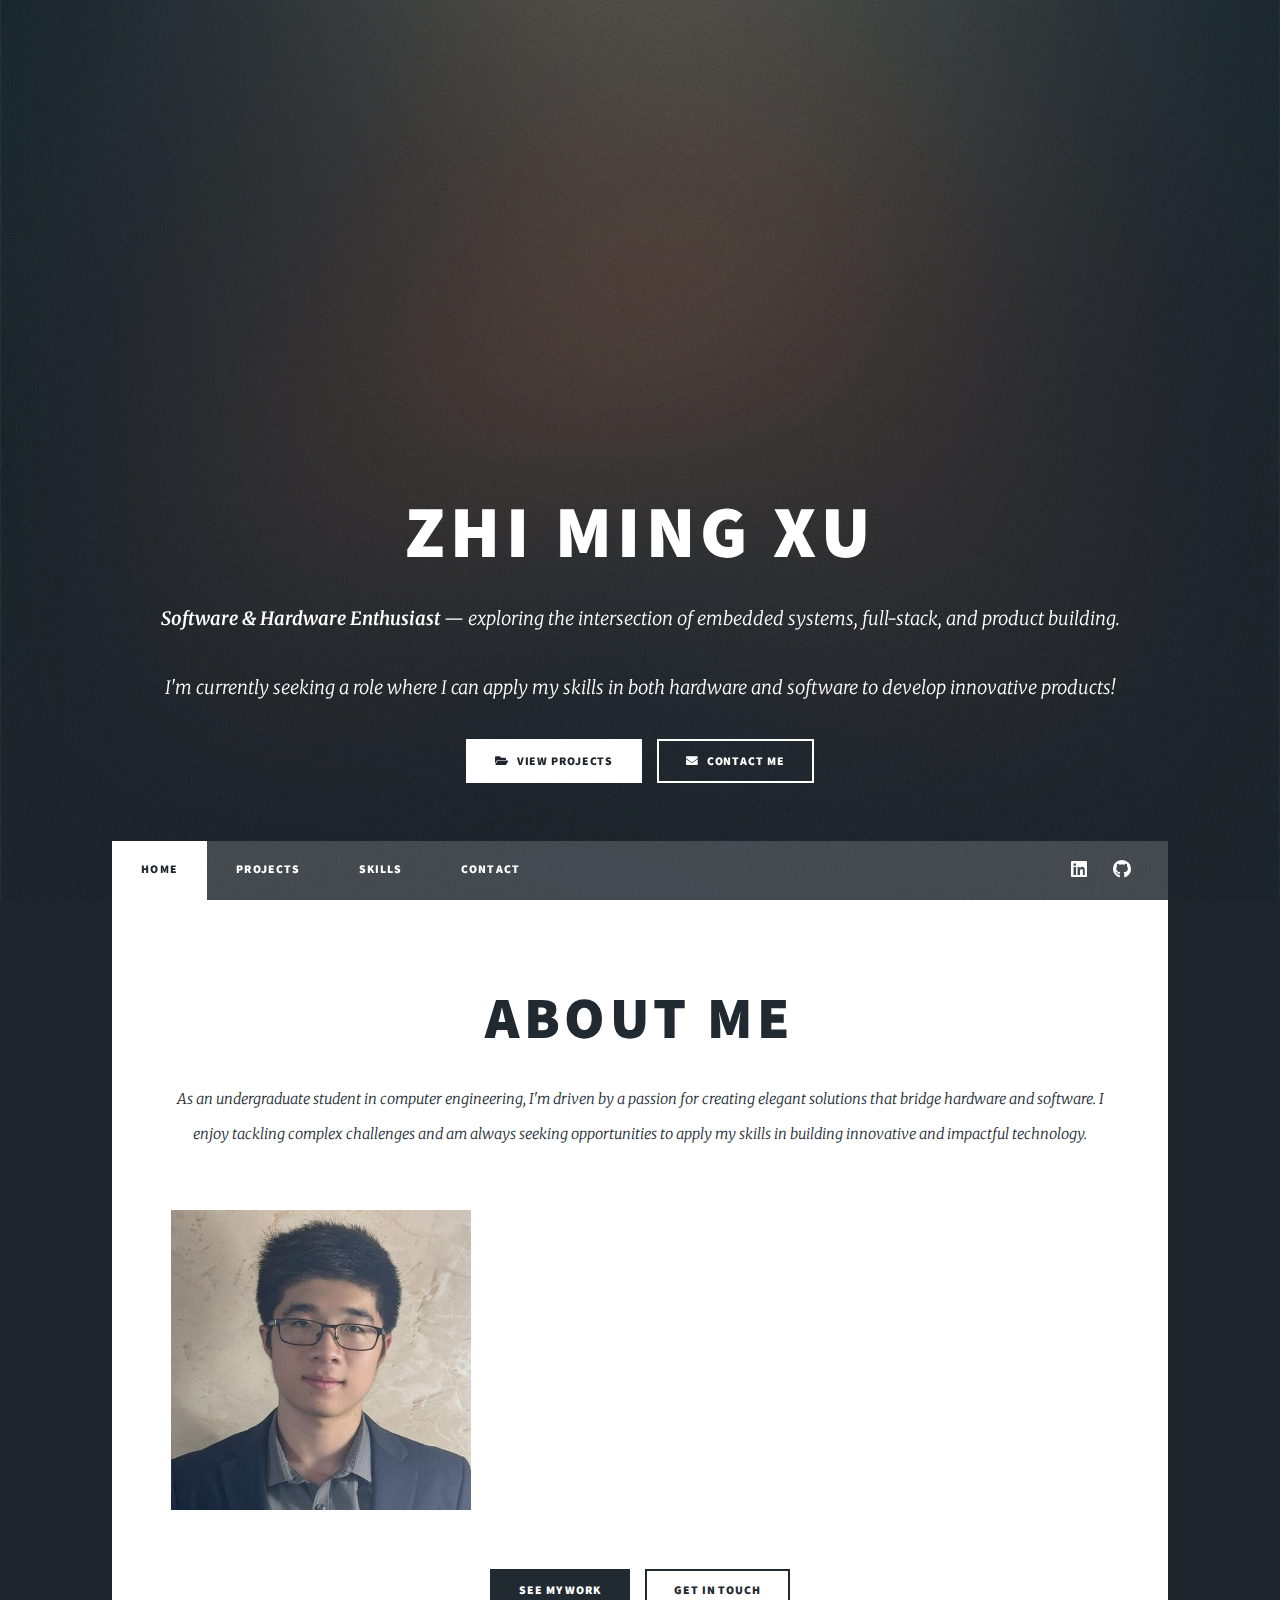
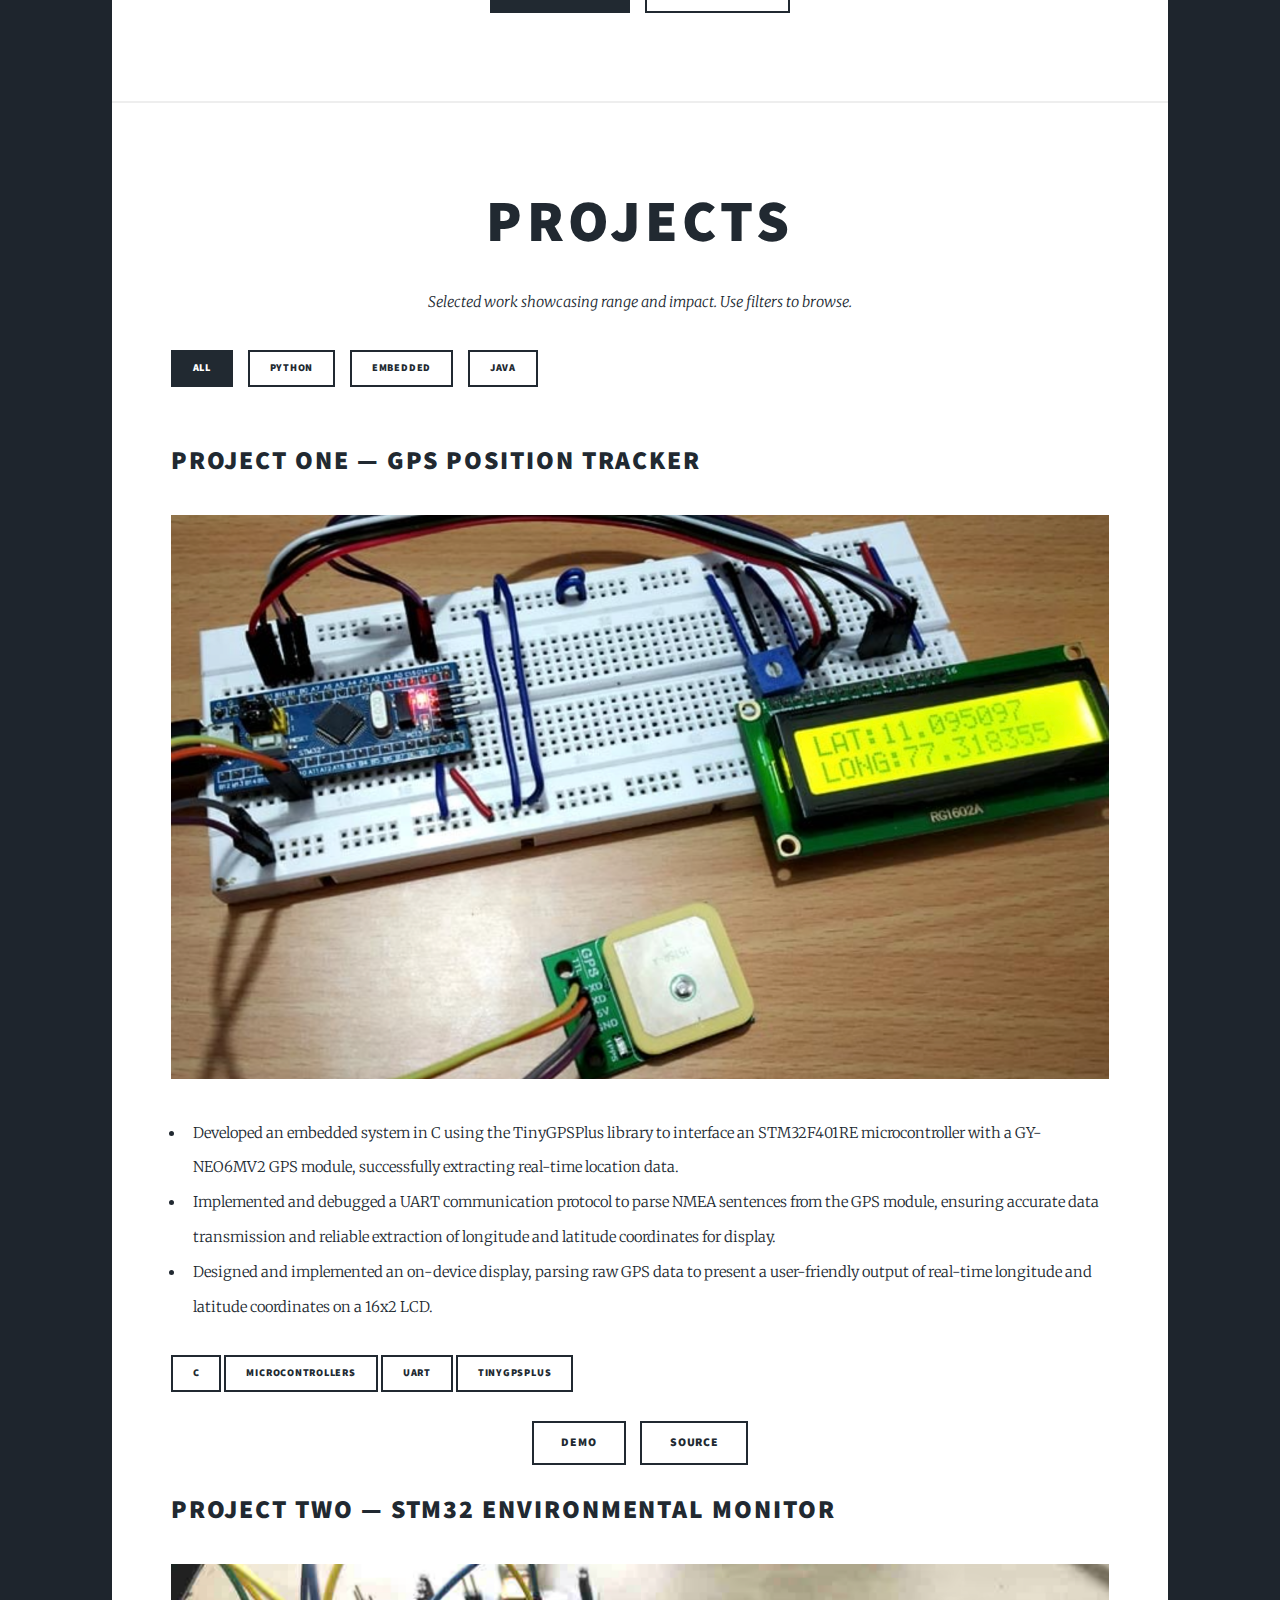
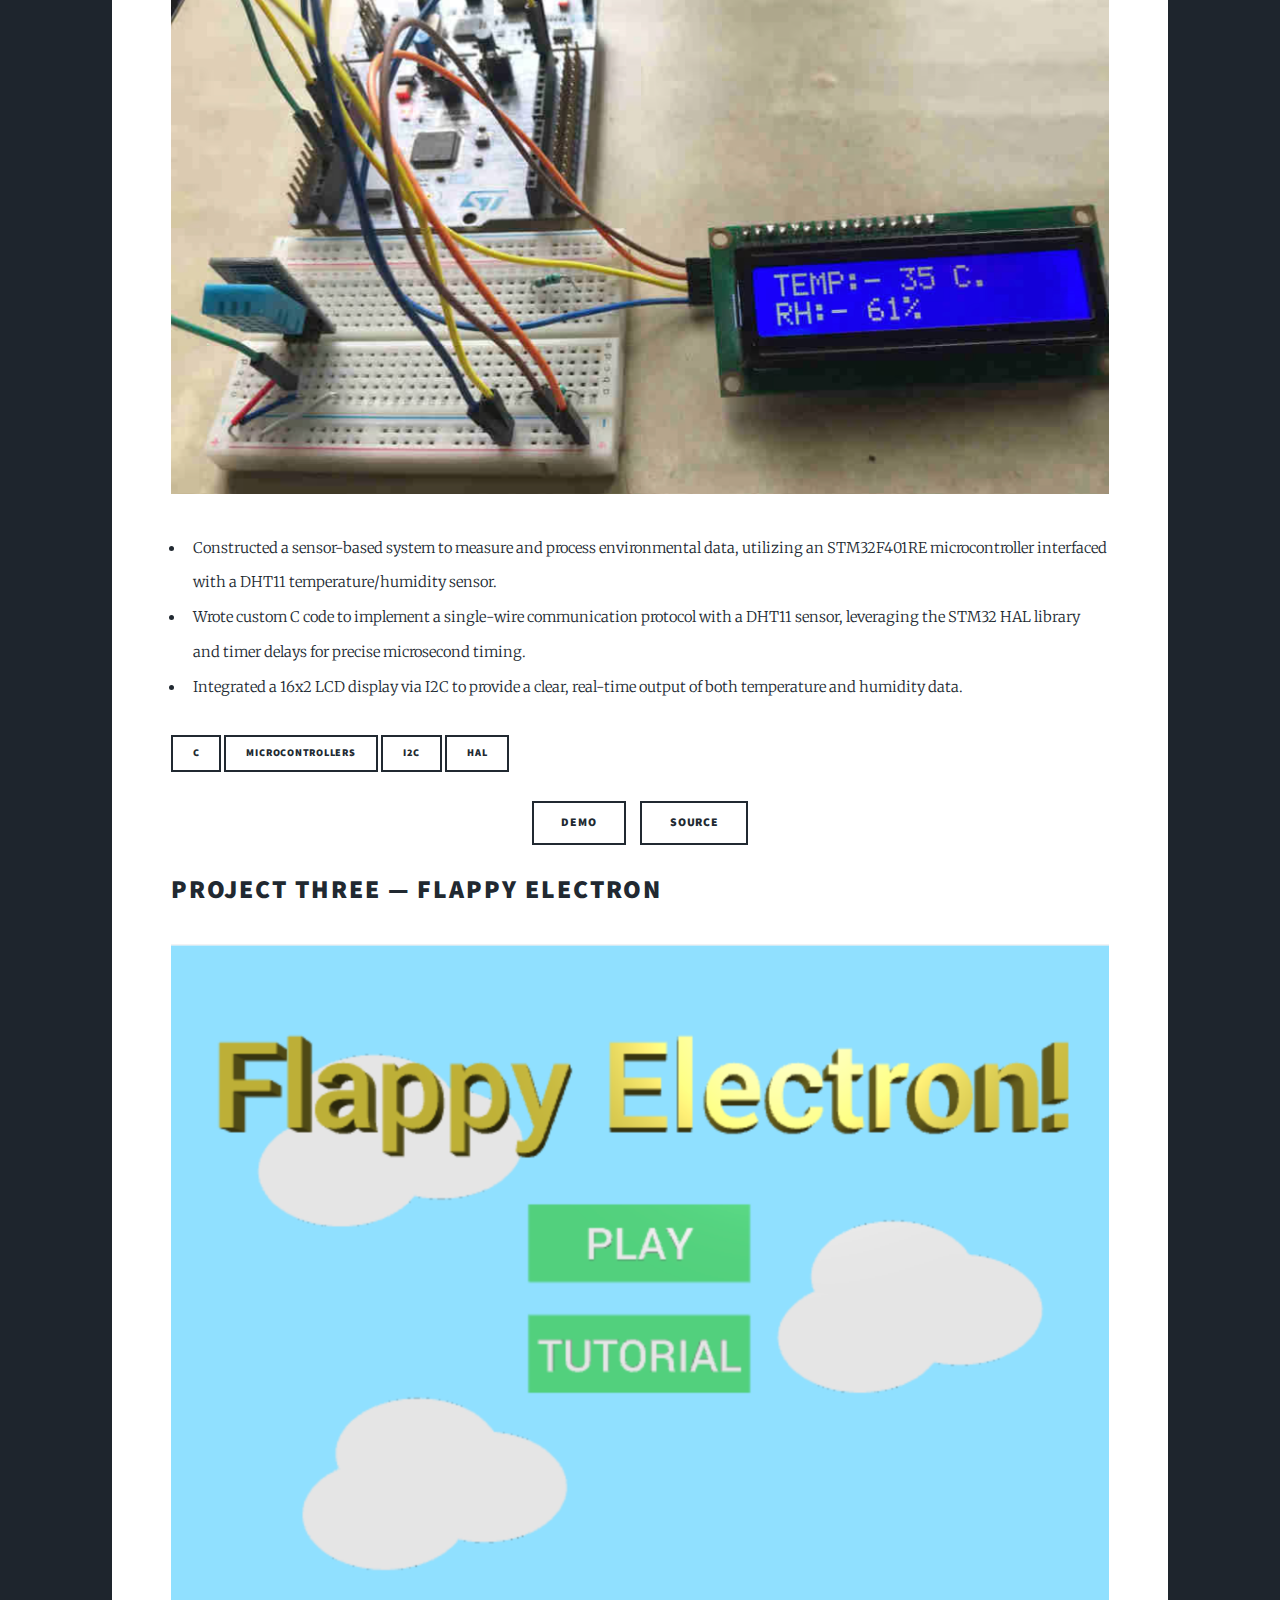
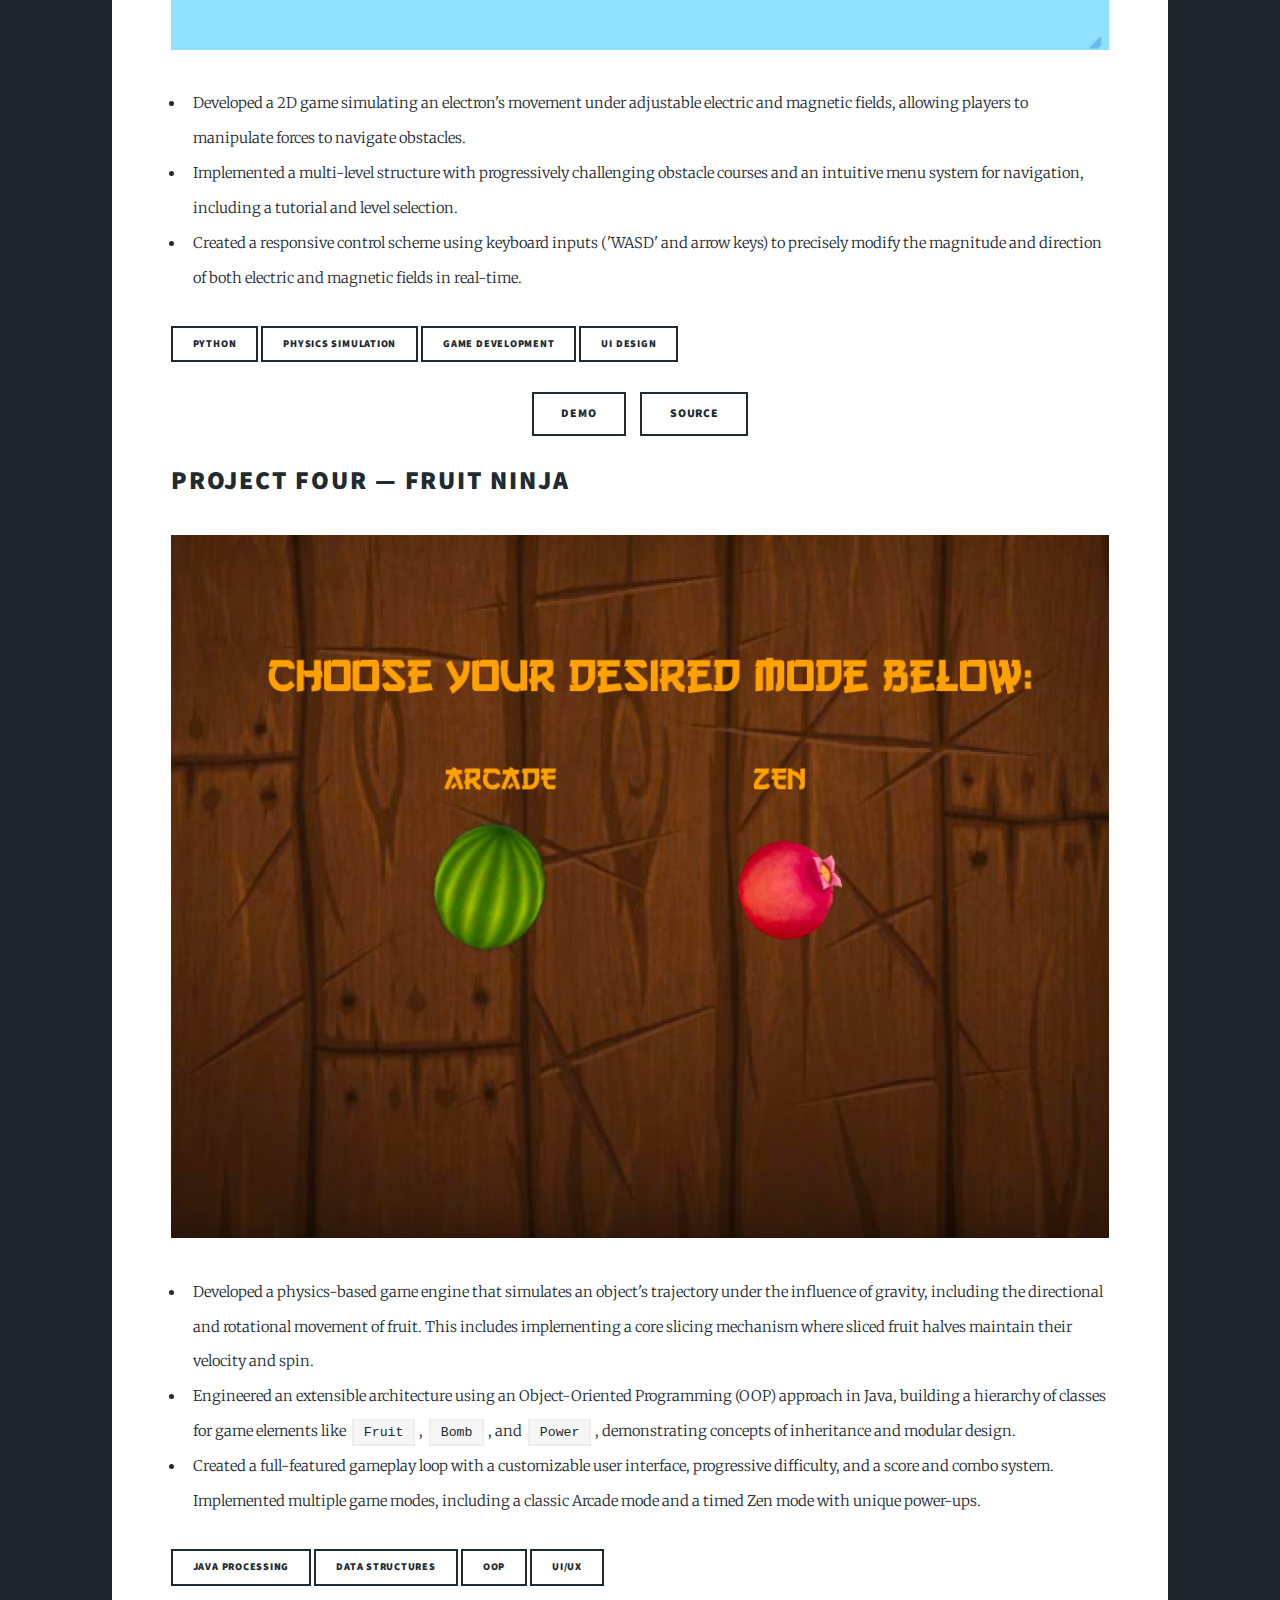
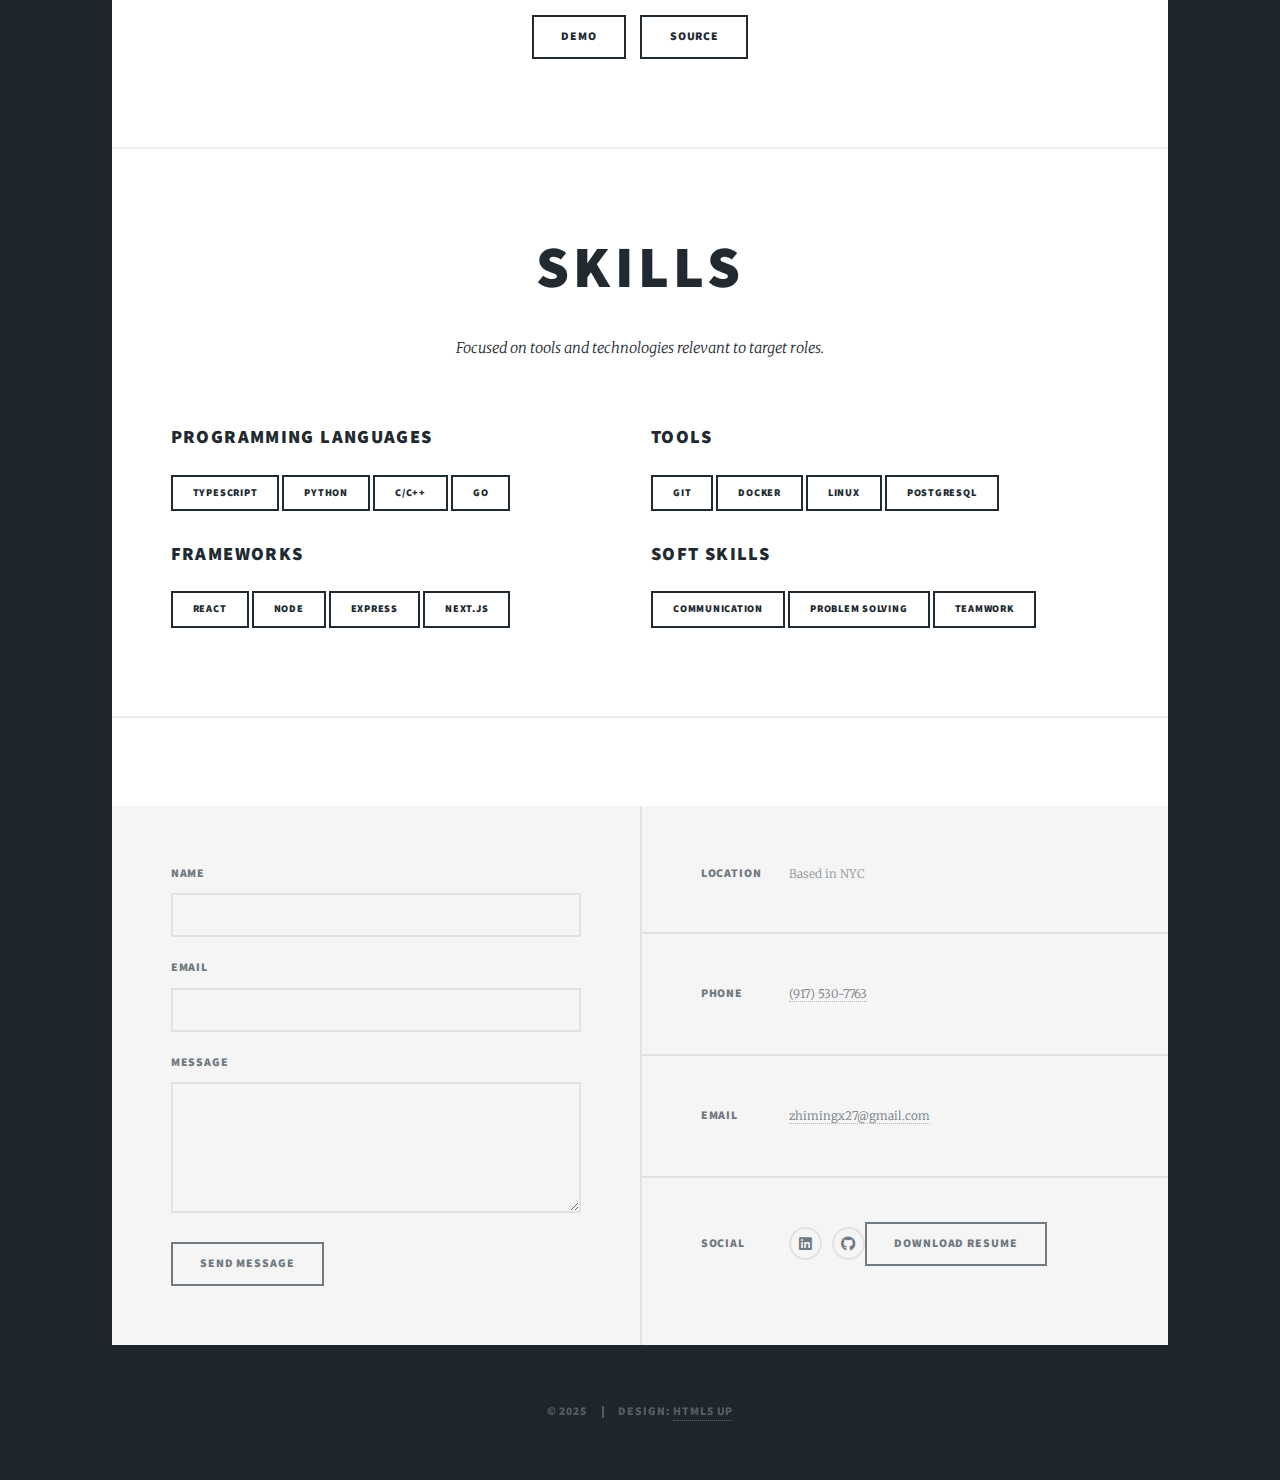
<file: index.html>
<!DOCTYPE HTML>
<!--
	Massively by HTML5 UP
	html5up.net | @ajlkn
	Free for personal and commercial use under the CCA 3.0 license (html5up.net/license)
-->
<html>
	<head>
		<title>Zhi Ming Xu | Portfolio</title>
		<meta charset="utf-8" />
		<meta name="viewport" content="width=device-width, initial-scale=1, user-scalable=no" />
		<link rel="stylesheet" href="assets/css/main.css" />
		<noscript><link rel="stylesheet" href="assets/css/noscript.css" /></noscript>
	</head>
	<body class="is-preload">

		<!-- Wrapper -->
			<div id="wrapper" class="fade-in">

				<!-- Intro / Hero -->
					<div id="intro">
						<h1>Zhi Ming Xu</h1>
						<p><strong>Software & Hardware Enthusiast</strong> — exploring the intersection of embedded systems, full‑stack, and product building.</p>
						<p>I'm currently seeking a role where I can apply my skills in both hardware and software to develop innovative products!</p>
						<ul class="actions">
							<li><a href="#projects" class="button primary icon solid fa-folder-open scrolly">View Projects</a></li>
							<li><a href="#footer" class="button icon solid fa-envelope scrolly">Contact Me</a></li>
						</ul>
					</div>

				<!-- Header -->
					<header id="header">
						<a href="index.html" class="logo">Portfolio</a>
					</header>

				<!-- Nav -->
					<nav id="nav">
						<ul class="links">
							<li class="active"><a href="#intro" class="scrolly">Home</a></li>
							<li><a href="#projects" class="scrolly">Projects</a></li>
							<li><a href="#skills" class="scrolly">Skills</a></li>
							<li><a href="#footer" class="scrolly">Contact</a></li>
						</ul>
						<ul class="icons">
							<li><a href="www.linkedin.com/in/zhi-ming-xu" class="icon brands fa-linkedin"><span class="label">LinkedIn</span></a></li>
							<li><a href="https://github.com/zmx27" class="icon brands fa-github"><span class="label">GitHub</span></a></li>
						</ul>
					</nav>

				<!-- Main -->
						<div id="main">

							<!-- About / Featured -->
								<article class="post featured" id="about">
									<header class="major">
										<h2>About Me</h2>
										<p>As an undergraduate student in computer engineering, I'm driven by a passion for creating elegant solutions that bridge hardware and software. I enjoy tackling complex challenges and am always seeking opportunities to apply my skills in building innovative and impactful technology.</p>
									</header>
									<a href="#" class="image main center-image">
										<img src="images/headshot.jpg" alt="Headshot" style="width: 300px; height: 300px;"/>
									</a>
									<ul class="actions special">
										<li><a href="#projects" class="button primary">See My Work</a></li>
										<li><a href="#footer" class="button">Get In Touch</a></li>
									</ul>
								</article>

							<!-- Projects -->
								<section class="post" id="projects">
									<header class="major">
										<h2>Projects</h2>
										<p>Selected work showcasing range and impact. Use filters to browse.</p>
										<ul class="actions small">
											<li><a href="#" class="button primary small project-filter" data-filter="all">All</a></li>
											<li><a href="#" class="button small project-filter" data-filter="python">Python</a></li>
											<li><a href="#" class="button small project-filter" data-filter="embedded">Embedded</a></li>
											<li><a href="#" class="button small project-filter" data-filter="java">Java</a></li>
										</ul>
									</header>

									<section class="posts">
										<article data-category="embedded">
											<header>
												<h2><a href="#">Project One — GPS Position Tracker</a></h2>
											</header>
											<a href="#" class="image fit"><img src="images/project1.png" alt="Project One screenshot" /></a>
											<ul class="project-description">
												<li>Developed an embedded system in C using the TinyGPSPlus library to interface an STM32F401RE microcontroller with a GY-NEO6MV2 GPS module, successfully extracting real-time location data.</li>
												<li>Implemented and debugged a UART communication protocol to parse NMEA sentences from the GPS module, ensuring accurate data transmission and reliable extraction of longitude and latitude coordinates for display.</li>
												<li>Designed and implemented an on-device display, parsing raw GPS data to present a user-friendly output of real-time longitude and latitude coordinates on a 16x2 LCD.</li>
											</ul>
											<p>
												<span class="button small">C</span>
												<span class="button small">Microcontrollers</span>
												<span class="button small">UART</span>
												<span class="button small">TinyGPSPlus</span>
											</p>
											<ul class="actions special">
												<li><a href="project-one.html" class="button">Demo</a></li>
												<li><a href="#" class="button">Source</a></li>
											</ul>
										</article>

										<article data-category="embedded">
											<header>
												<h2><a href="#">Project Two — STM32 Environmental Monitor</a></h2>
											</header>
											<a href="#" class="image fit"><img src="images/project2.png" alt="Project Two photo" /></a>
											<ul class="project-description">
												<li>Constructed a sensor-based system to measure and process environmental data, utilizing an STM32F401RE microcontroller interfaced with a DHT11 temperature/humidity sensor.</li>
												<li>Wrote custom C code to implement a single-wire communication protocol with a DHT11 sensor, leveraging the STM32 HAL library and timer delays for precise microsecond timing.</li>
												<li>Integrated a 16x2 LCD display via I2C to provide a clear, real-time output of both temperature and humidity data.</li>
											</ul>
											<p>
												<span class="button small">C</span>
												<span class="button small">Microcontrollers</span>
												<span class="button small">I2C</span>
												<span class="button small">HAL</span>
											</p>
											<ul class="actions special">
												<li><a href="project-two.html" class="button">Demo</a></li>
												<li><a href="#" class="button">Source</a></li>
											</ul>
										</article>

										<article data-category="python">
											<header>
												<h2><a href="#">Project Three — Flappy Electron</a></h2>
											</header>
											<a href="#" class="image fit"><img src="images/project3.png" alt="Project Three screenshot" /></a>
											<ul class="project-description">
												<li>Developed a 2D game simulating an electron's movement under adjustable electric and magnetic fields, allowing players to manipulate forces to navigate obstacles.</li>
												<li>Implemented a multi-level structure with progressively challenging obstacle courses and an intuitive menu system for navigation, including a tutorial and level selection.</li>
												<li>Created a responsive control scheme using keyboard inputs ('WASD' and arrow keys) to precisely modify the magnitude and direction of both electric and magnetic fields in real-time.</li>
											</ul>
											<p>
												<span class="button small">Python</span>
												<span class="button small">Physics Simulation</span>
												<span class="button small">Game Development</span>
												<span class="button small">UI Design</span>
											</p>
											<ul class="actions special">
												<li><a href="project-three.html" class="button">Demo</a></li>
												<li><a href="https://www.glowscript.org/#/user/zhin9897/folder/MyPrograms/" class="button">Source</a></li>
											</ul>
										</article>

										<article data-category="java">
											<header>
												<h2><a href="#">Project Four — Fruit Ninja</a></h2>
											</header>
											<a href="#" class="image fit"><img src="images/project4.png" alt="Project Four screenshot" /></a>
											<ul class="project-description">
												<li>Developed a physics-based game engine that simulates an object's trajectory under the influence of gravity, including the directional and rotational movement of fruit. This includes implementing a core slicing mechanism where sliced fruit halves maintain their velocity and spin.</li>
												<li>Engineered an extensible architecture using an Object-Oriented Programming (OOP) approach in Java, building a hierarchy of classes for game elements like <code>Fruit</code>, <code>Bomb</code>, and <code>Power</code>, demonstrating concepts of inheritance and modular design.</li>
												<li>Created a full-featured gameplay loop with a customizable user interface, progressive difficulty, and a score and combo system. Implemented multiple game modes, including a classic Arcade mode and a timed Zen mode with unique power-ups.</li>
											</ul>
											<p>
												<span class="button small">Java Processing</span>
												<span class="button small">Data Structures</span>
												<span class="button small">OOP</span>
												<span class="button small">UI/UX</span>
											</p>
											<ul class="actions special">
												<li><a href="project-four.html" class="button">Demo</a></li>
												<li><a href="https://github.com/Stuycs-K/final-project-9-xuz-zhouk" class="button">Source</a></li>
											</ul>
										</article>
									</section>
								</section>

							<!-- Skills -->
								<section class="post" id="skills">
									<header class="major">
										<h2>Skills</h2>
										<p>Focused on tools and technologies relevant to target roles.</p>
									</header>
									<div class="row">
										<div class="col-6 col-12-small">
											<h3>Programming Languages</h3>
											<p>
												<span class="button small">TypeScript</span>
												<span class="button small">Python</span>
												<span class="button small">C/C++</span>
												<span class="button small">Go</span>
											</p>
											<h3>Frameworks</h3>
											<p>
												<span class="button small">React</span>
												<span class="button small">Node</span>
												<span class="button small">Express</span>
												<span class="button small">Next.js</span>
											</p>
										</div>
										<div class="col-6 col-12-small">
											<h3>Tools</h3>
											<p>
												<span class="button small">Git</span>
												<span class="button small">Docker</span>
												<span class="button small">Linux</span>
												<span class="button small">PostgreSQL</span>
											</p>
											<h3>Soft Skills</h3>
											<p>
												<span class="button small">Communication</span>
												<span class="button small">Problem Solving</span>
												<span class="button small">Teamwork</span>
											</p>
										</div>
									</div>
								</section>

						<!-- Footer (Pagination removed for portfolio) -->
							<footer></footer>

					</div>

				<!-- Footer -->
					<footer id="footer">
						<section>
							<form method="post" action="#">
								<div class="fields">
									<div class="field">
										<label for="name">Name</label>
										<input type="text" name="name" id="name" />
									</div>
									<div class="field">
										<label for="email">Email</label>
										<input type="email" name="email" id="email" />
									</div>
									<div class="field">
										<label for="message">Message</label>
										<textarea name="message" id="message" rows="3"></textarea>
									</div>
								</div>
								<ul class="actions">
									<li><input type="submit" value="Send Message" /></li>
								</ul>
							</form>
						</section>
						<section class="split contact">
							<section class="alt">
								<h3>Location</h3>
								<p>Based in NYC</p>
							</section>
							<section>
								<h3>Phone</h3>
								<p><a href="#">(917) 530-7763</a></p>
							</section>
							<section>
								<h3>Email</h3>
								<p><a href="mailto:you@example.com">zhimingx27@gmail.com</a></p>
							</section>
							<section>
								<h3>Social</h3>
								<ul class="icons alt">
									<li><a href="www.linkedin.com/in/zhi-ming-xu" class="icon brands alt fa-linkedin"><span class="label">LinkedIn</span></a></li>
									<li><a href="https://github.com/zmx27" class="icon brands alt fa-github"><span class="label">GitHub</span></a></li>
								</ul>
								<ul class="actions">
									<li><a href="#" class="button">Download Resume</a></li>
								</ul>
							</section>
						</section>
					</footer>

				<!-- Copyright -->
					<div id="copyright">
						<ul><li>&copy; 2025</li><li>Design: <a href="https://html5up.net">HTML5 UP</a></li></ul>
					</div>

			</div>

		<!-- Scripts -->
			<script src="assets/js/jquery.min.js"></script>
			<script src="assets/js/jquery.scrollex.min.js"></script>
			<script src="assets/js/jquery.scrolly.min.js"></script>
			<script src="assets/js/browser.min.js"></script>
			<script src="assets/js/breakpoints.min.js"></script>
			<script src="assets/js/util.js"></script>
			<script src="assets/js/main.js"></script>
			<script>
				// Simple projects filtering without altering existing styles
				(function() {
					var buttons = document.querySelectorAll('.project-filter');
					var projects = document.querySelectorAll('#projects .posts article');
					function setActive(button) {
						buttons.forEach(function(b){ b.classList.remove('primary'); });
						button.classList.add('primary');
					}
					buttons.forEach(function(button){
						button.addEventListener('click', function(e){
							e.preventDefault();
							var filter = button.getAttribute('data-filter');
							setActive(button);
							projects.forEach(function(card){
								var category = card.getAttribute('data-category');
								if (filter === 'all' || category === filter) {
									card.style.display = '';
								} else {
									card.style.display = 'none';
								}
							});
						});
					});
				})();
			</script>

	</body>
</html>
</file>
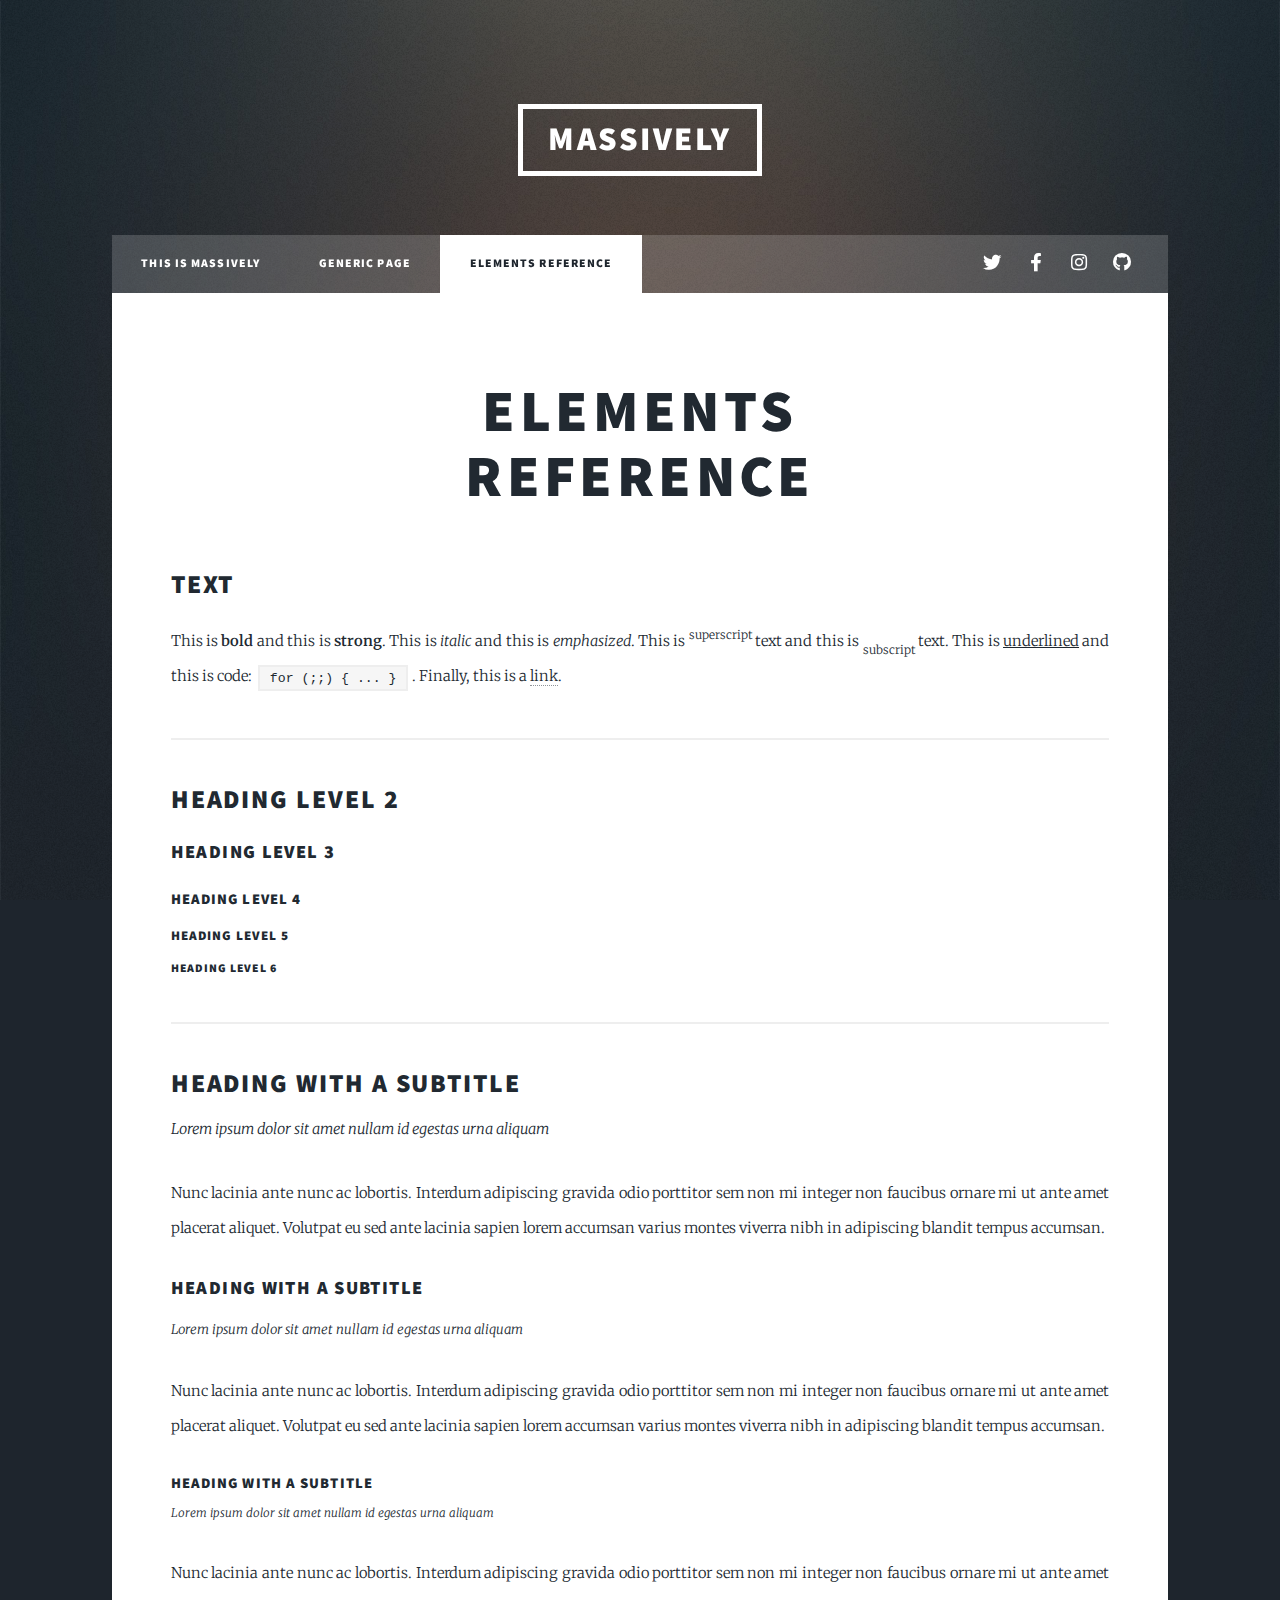
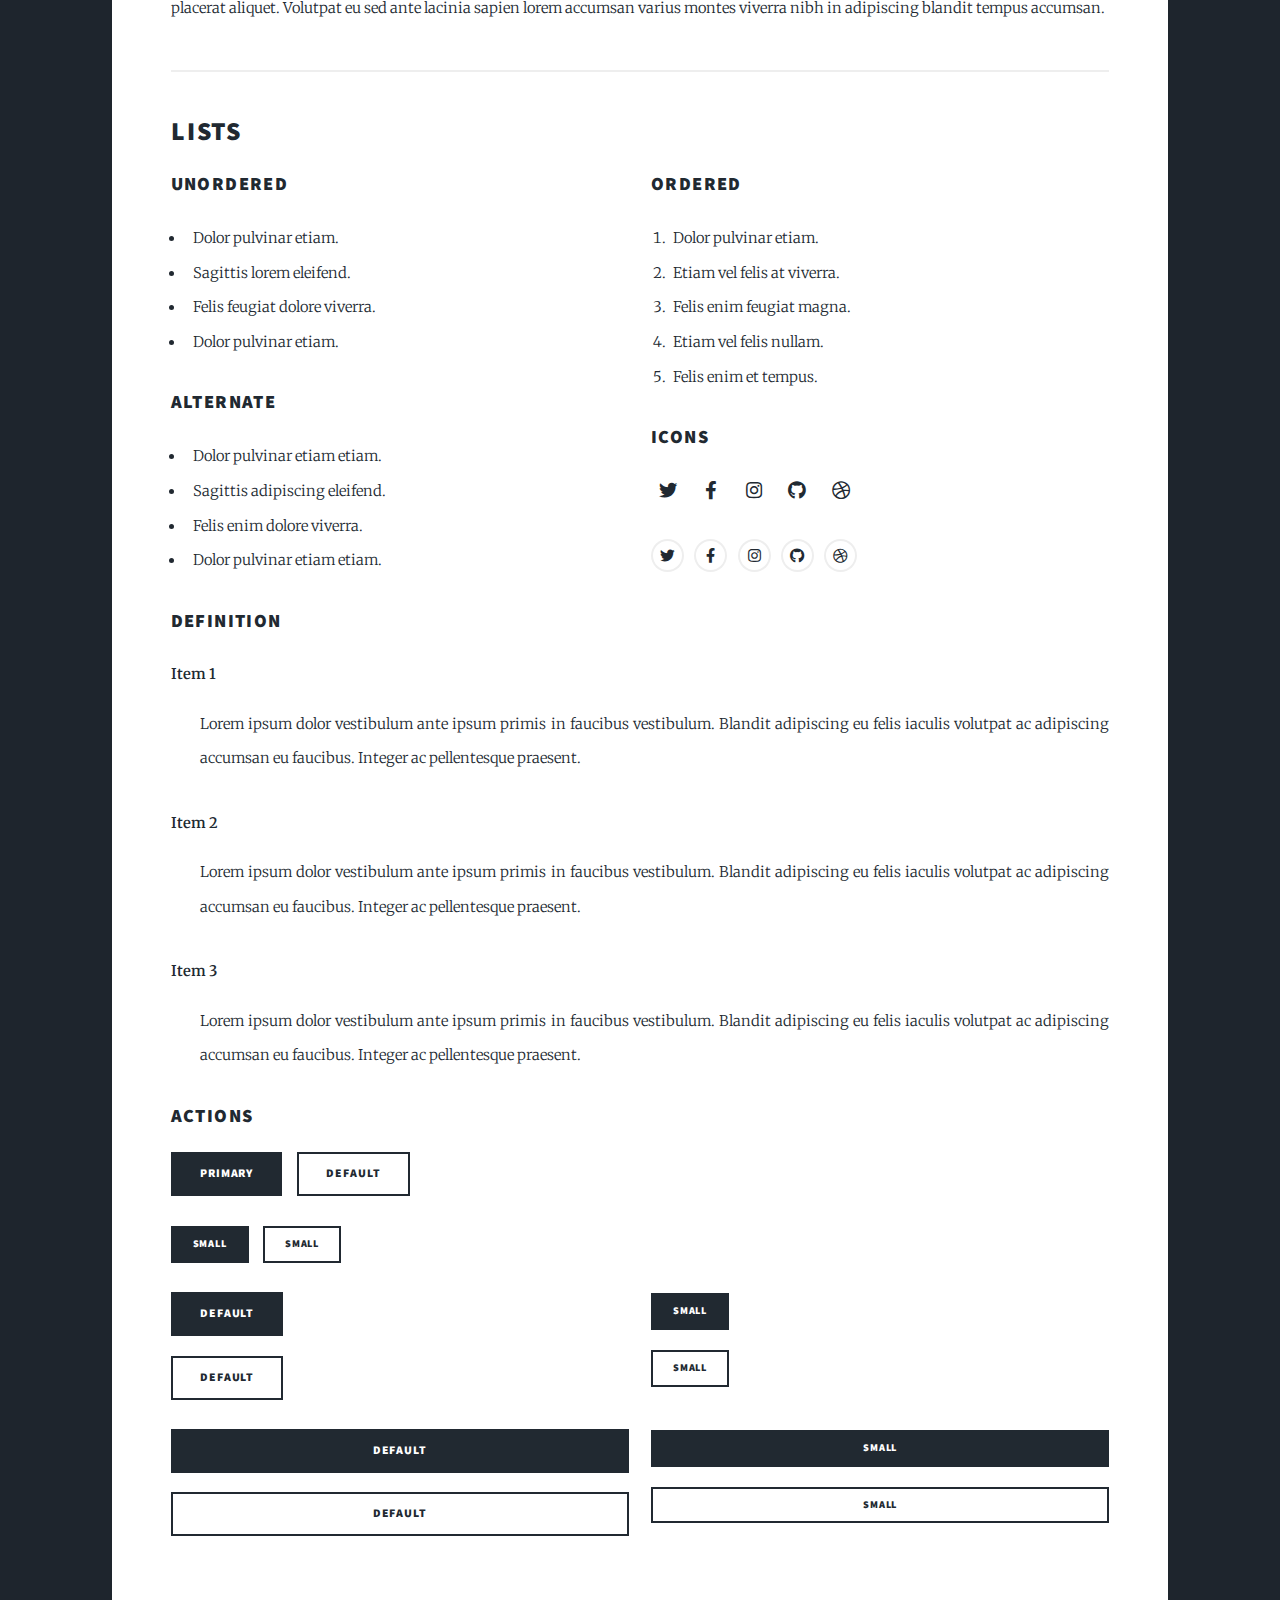
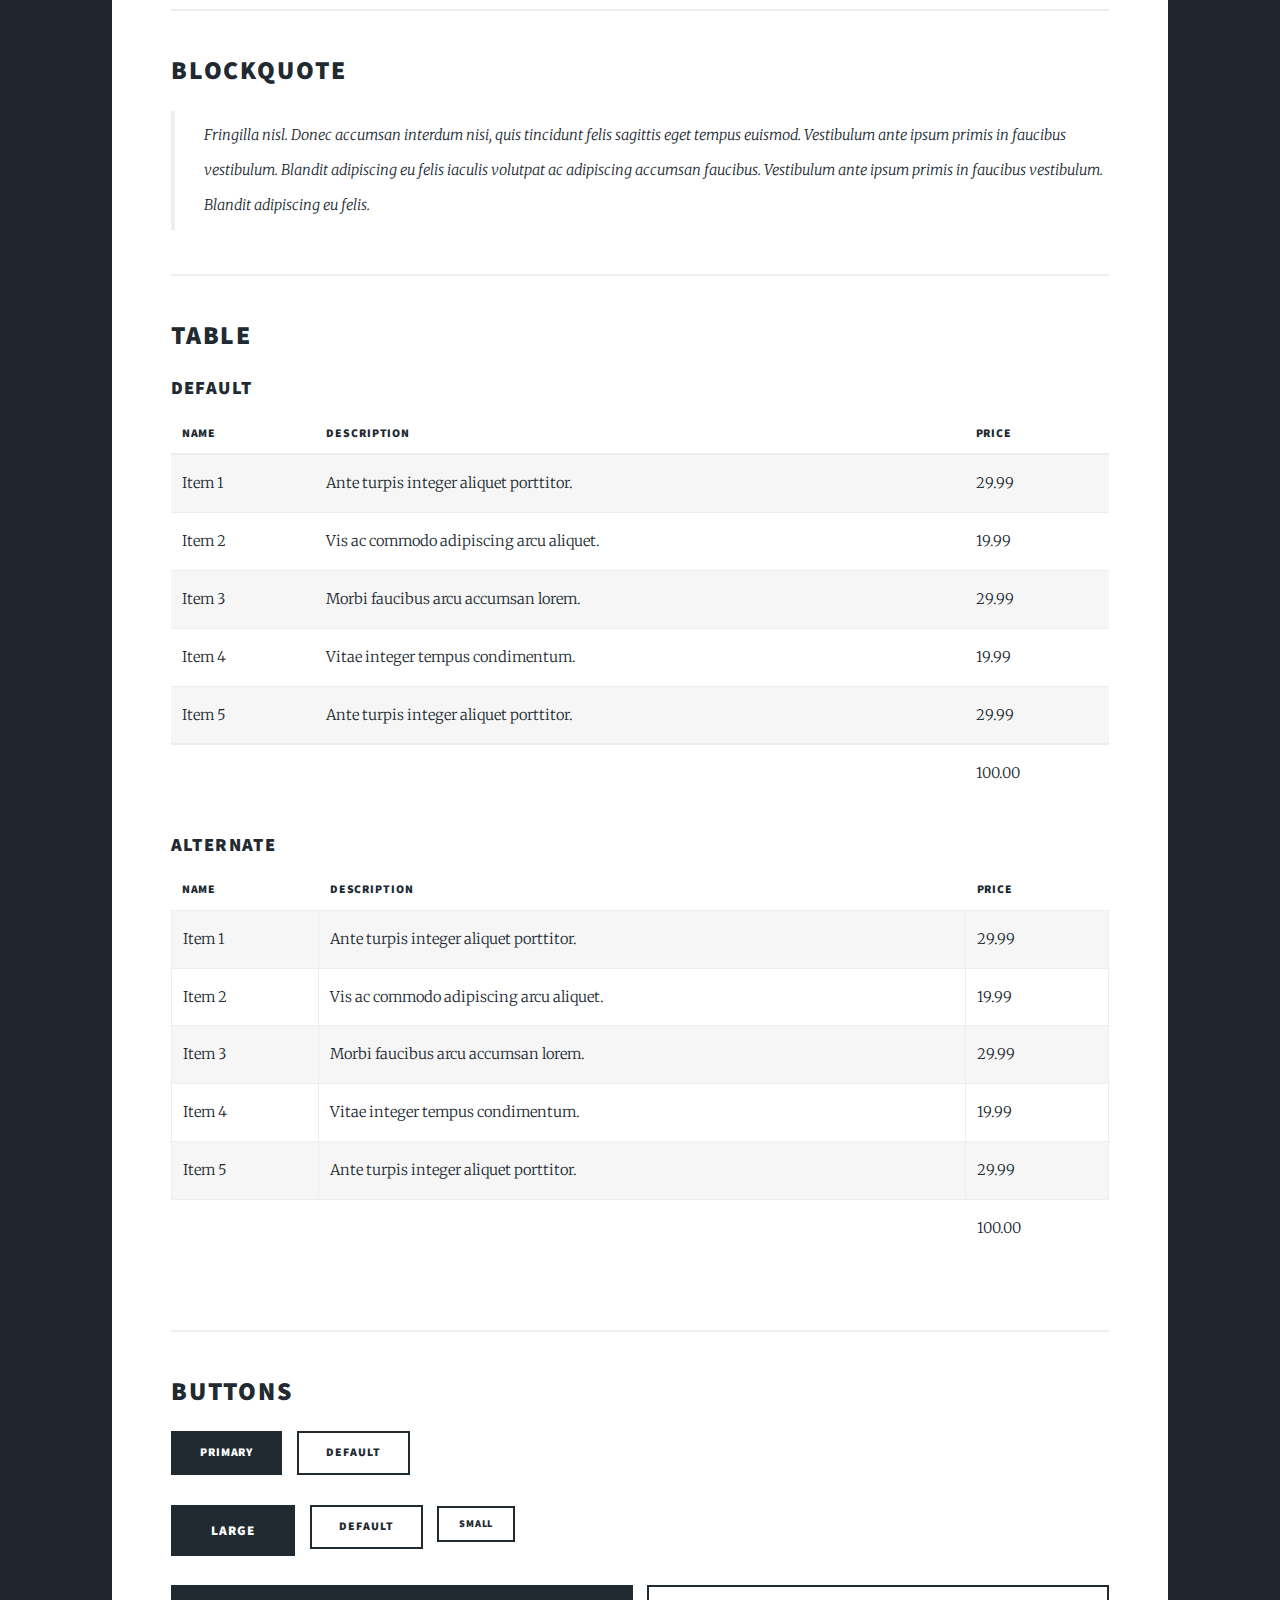
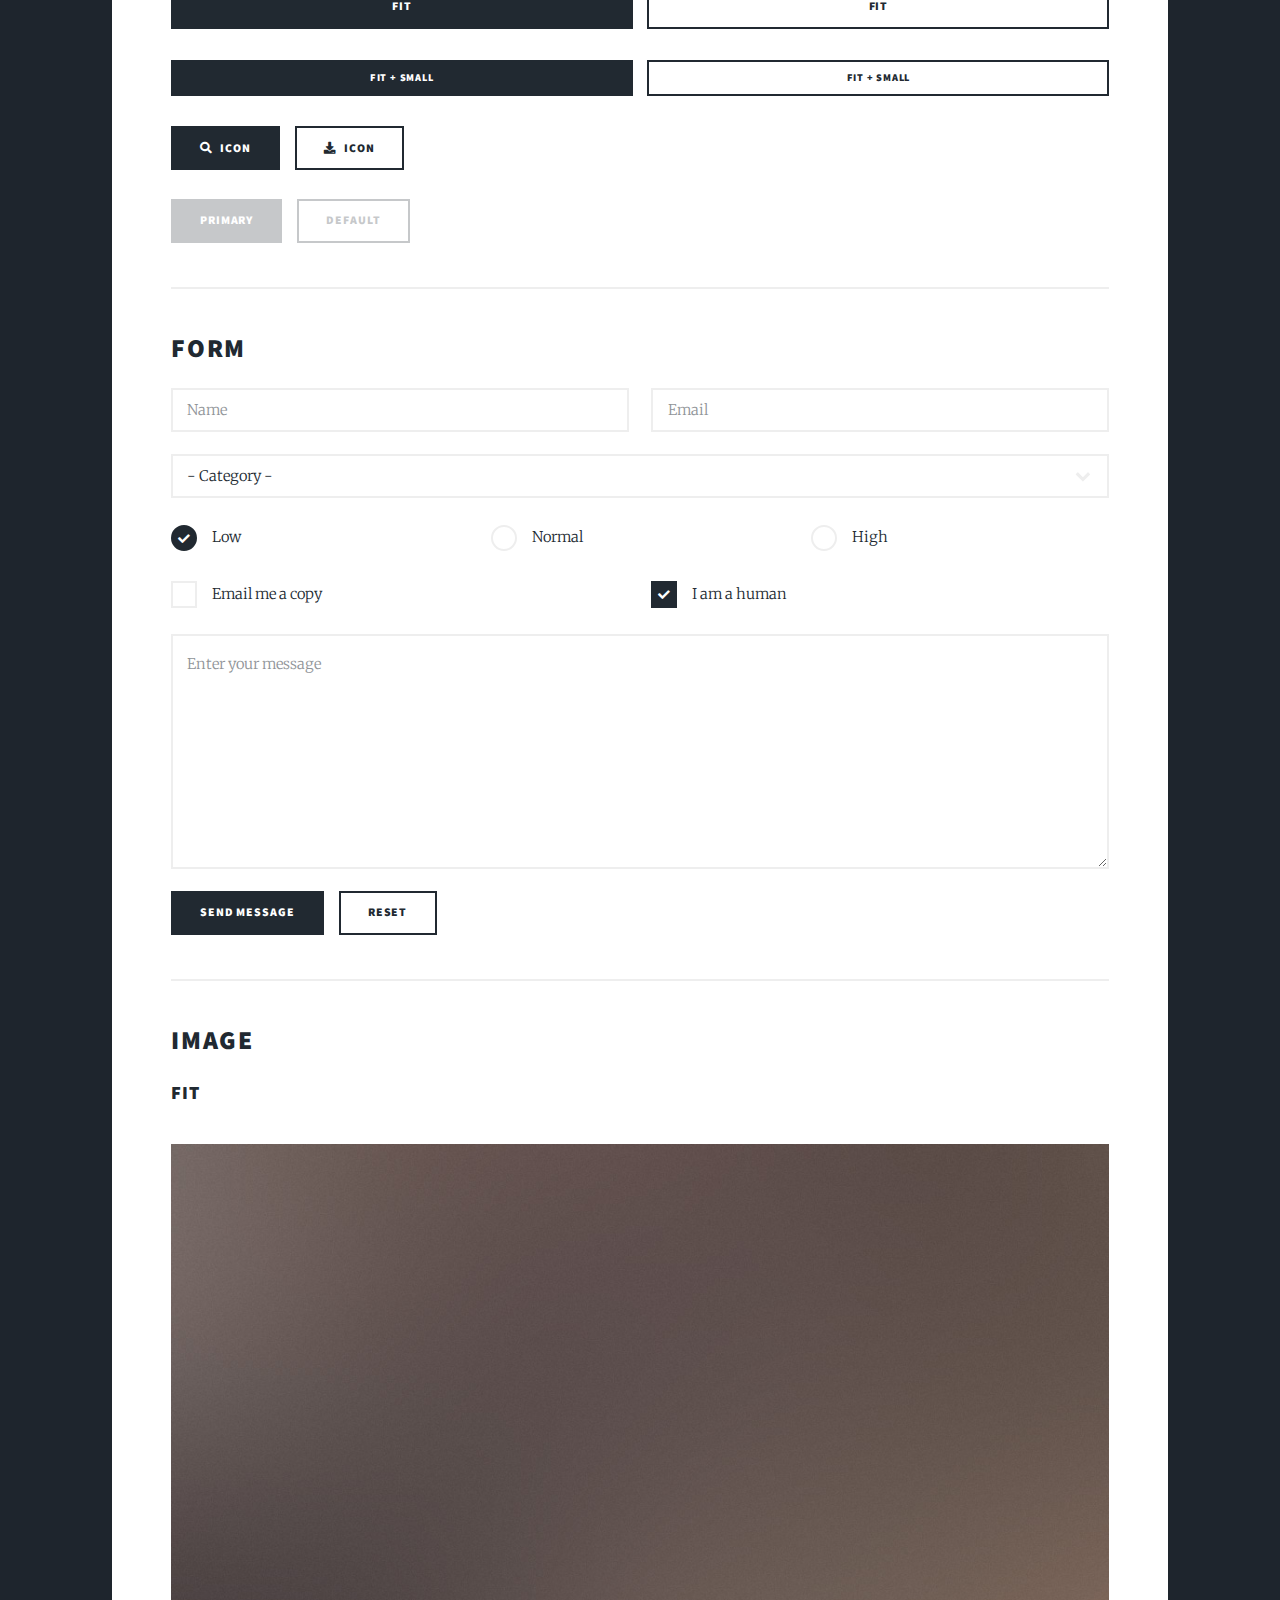
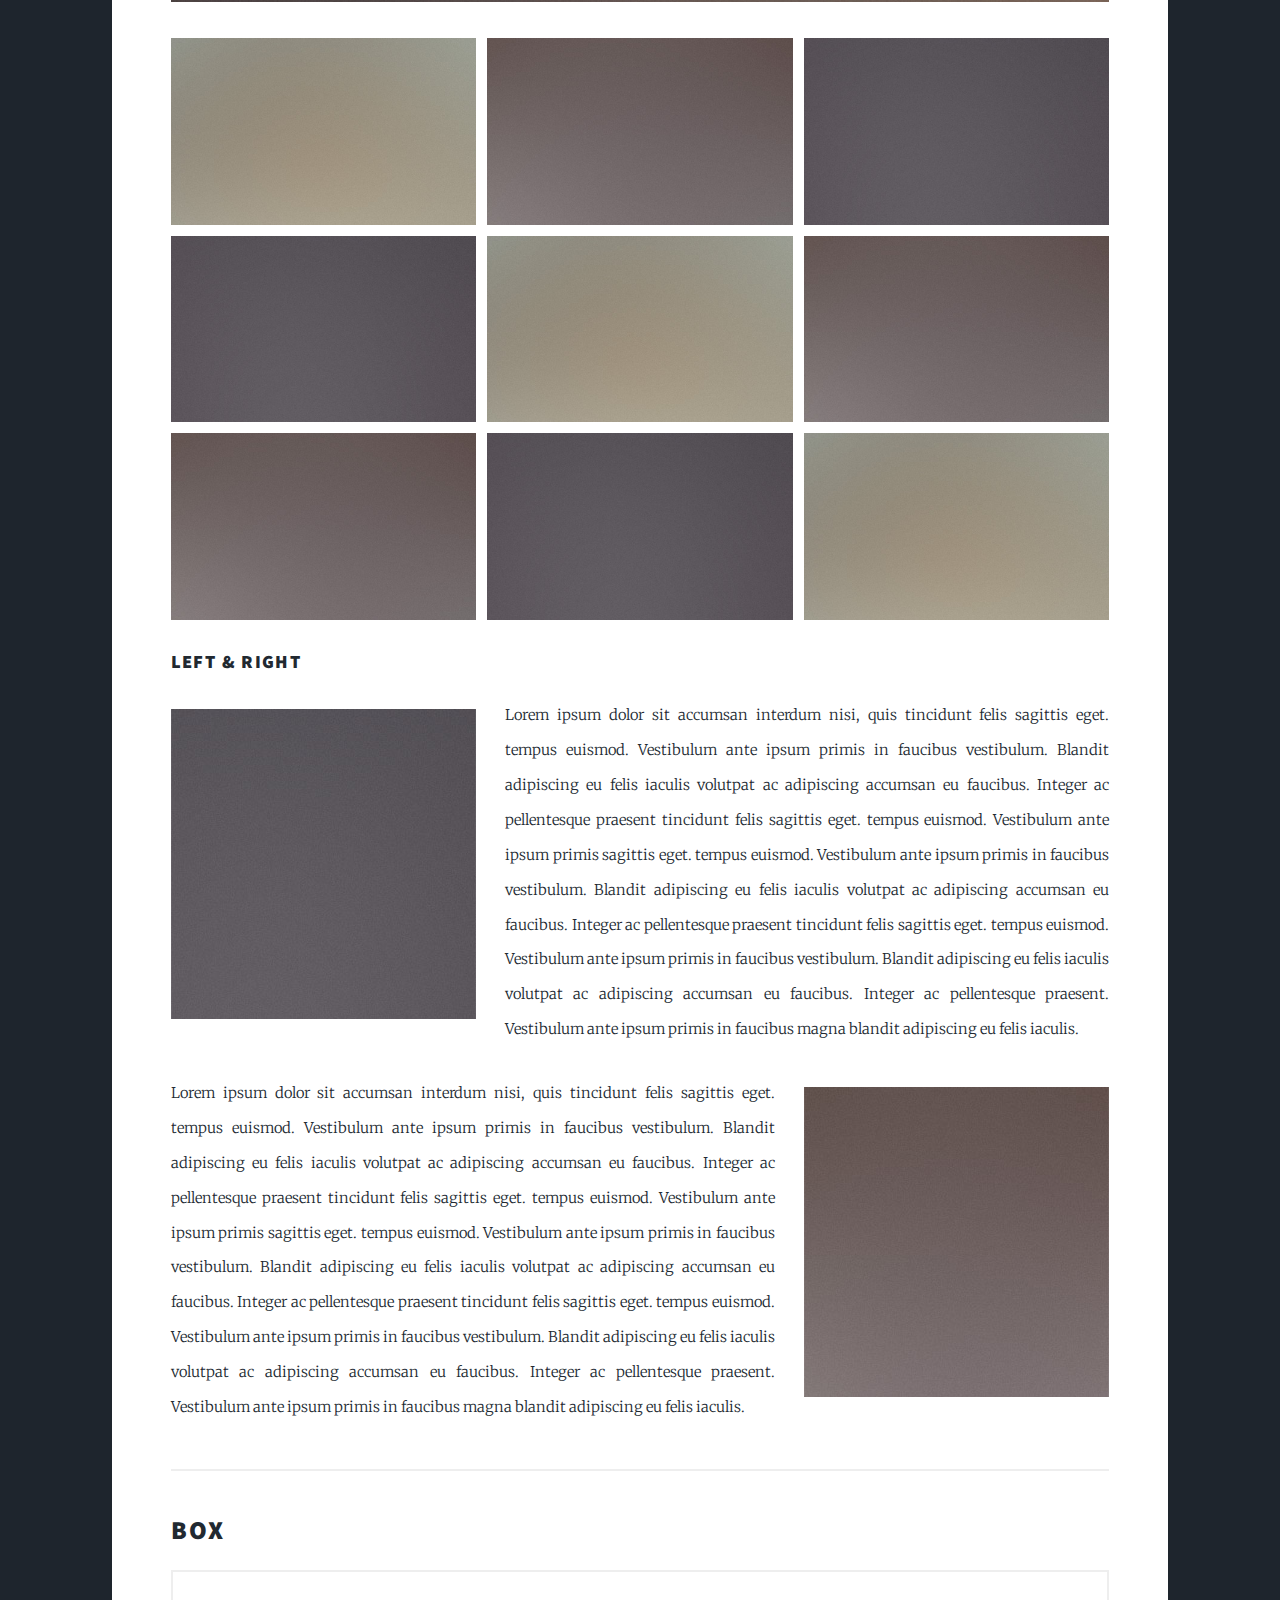
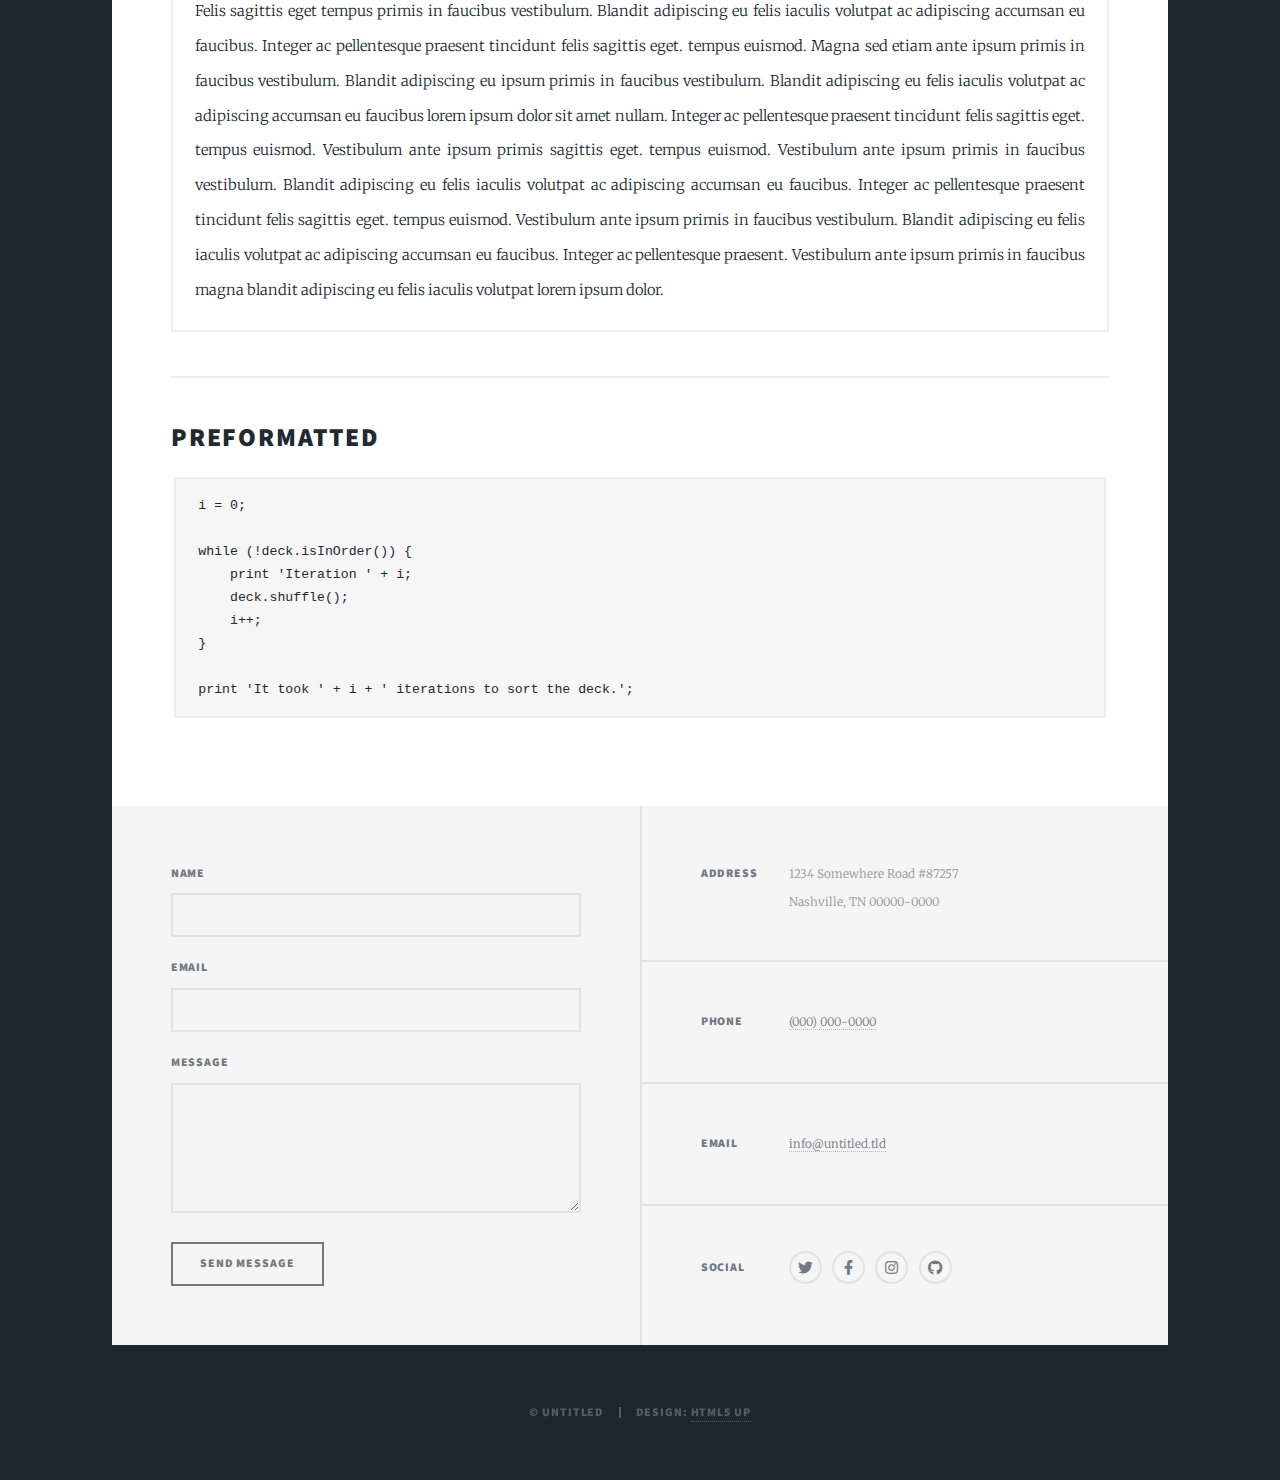
<file: elements.html>
<!DOCTYPE HTML>
<!--
	Massively by HTML5 UP
	html5up.net | @ajlkn
	Free for personal and commercial use under the CCA 3.0 license (html5up.net/license)
-->
<html>
	<head>
		<title>Elements Reference - Massively by HTML5 UP</title>
		<meta charset="utf-8" />
		<meta name="viewport" content="width=device-width, initial-scale=1, user-scalable=no" />
		<link rel="stylesheet" href="assets/css/main.css" />
		<noscript><link rel="stylesheet" href="assets/css/noscript.css" /></noscript>
	</head>
	<body class="is-preload">

		<!-- Wrapper -->
			<div id="wrapper">

				<!-- Header -->
					<header id="header">
						<a href="index.html" class="logo">Massively</a>
					</header>

				<!-- Nav -->
					<nav id="nav">
						<ul class="links">
							<li><a href="index.html">This is Massively</a></li>
							<li><a href="generic.html">Generic Page</a></li>
							<li class="active"><a href="elements.html">Elements Reference</a></li>
						</ul>
						<ul class="icons">
							<li><a href="#" class="icon brands fa-twitter"><span class="label">Twitter</span></a></li>
							<li><a href="#" class="icon brands fa-facebook-f"><span class="label">Facebook</span></a></li>
							<li><a href="#" class="icon brands fa-instagram"><span class="label">Instagram</span></a></li>
							<li><a href="#" class="icon brands fa-github"><span class="label">GitHub</span></a></li>
						</ul>
					</nav>

				<!-- Main -->
					<div id="main">

						<!-- Post -->
							<section class="post">
								<header class="major">
									<h1>Elements<br />
									Reference</h1>
								</header>

								<!-- Text stuff -->
									<h2>Text</h2>
									<p>This is <b>bold</b> and this is <strong>strong</strong>. This is <i>italic</i> and this is <em>emphasized</em>.
									This is <sup>superscript</sup> text and this is <sub>subscript</sub> text.
									This is <u>underlined</u> and this is code: <code>for (;;) { ... }</code>.
									Finally, this is a <a href="#">link</a>.</p>
									<hr />
									<h2>Heading Level 2</h2>
									<h3>Heading Level 3</h3>
									<h4>Heading Level 4</h4>
									<h5>Heading Level 5</h5>
									<h6>Heading Level 6</h6>
									<hr />
									<header>
										<h2>Heading with a Subtitle</h2>
										<p>Lorem ipsum dolor sit amet nullam id egestas urna aliquam</p>
									</header>
									<p>Nunc lacinia ante nunc ac lobortis. Interdum adipiscing gravida odio porttitor sem non mi integer non faucibus ornare mi ut ante amet placerat aliquet. Volutpat eu sed ante lacinia sapien lorem accumsan varius montes viverra nibh in adipiscing blandit tempus accumsan.</p>
									<header>
										<h3>Heading with a Subtitle</h3>
										<p>Lorem ipsum dolor sit amet nullam id egestas urna aliquam</p>
									</header>
									<p>Nunc lacinia ante nunc ac lobortis. Interdum adipiscing gravida odio porttitor sem non mi integer non faucibus ornare mi ut ante amet placerat aliquet. Volutpat eu sed ante lacinia sapien lorem accumsan varius montes viverra nibh in adipiscing blandit tempus accumsan.</p>
									<header>
										<h4>Heading with a Subtitle</h4>
										<p>Lorem ipsum dolor sit amet nullam id egestas urna aliquam</p>
									</header>
									<p>Nunc lacinia ante nunc ac lobortis. Interdum adipiscing gravida odio porttitor sem non mi integer non faucibus ornare mi ut ante amet placerat aliquet. Volutpat eu sed ante lacinia sapien lorem accumsan varius montes viverra nibh in adipiscing blandit tempus accumsan.</p>

									<hr />

								<!-- Lists -->
									<h2>Lists</h2>
									<div class="row">
										<div class="col-6 col-12-small">

											<h3>Unordered</h3>
											<ul>
												<li>Dolor pulvinar etiam.</li>
												<li>Sagittis lorem eleifend.</li>
												<li>Felis feugiat dolore viverra.</li>
												<li>Dolor pulvinar etiam.</li>
											</ul>

											<h3>Alternate</h3>
											<ul class="alt">
												<li>Dolor pulvinar etiam etiam.</li>
												<li>Sagittis adipiscing eleifend.</li>
												<li>Felis enim dolore viverra.</li>
												<li>Dolor pulvinar etiam etiam.</li>
											</ul>

										</div>
										<div class="col-6 col-12-small">

											<h3>Ordered</h3>
											<ol>
												<li>Dolor pulvinar etiam.</li>
												<li>Etiam vel felis at viverra.</li>
												<li>Felis enim feugiat magna.</li>
												<li>Etiam vel felis nullam.</li>
												<li>Felis enim et tempus.</li>
											</ol>

											<h3>Icons</h3>
											<ul class="icons">
												<li><a href="#" class="icon brands fa-twitter"><span class="label">Twitter</span></a></li>
												<li><a href="#" class="icon brands fa-facebook-f"><span class="label">Facebook</span></a></li>
												<li><a href="#" class="icon brands fa-instagram"><span class="label">Instagram</span></a></li>
												<li><a href="#" class="icon brands fa-github"><span class="label">Github</span></a></li>
												<li><a href="#" class="icon brands fa-dribbble"><span class="label">Dribbble</span></a></li>
											</ul>
											<ul class="icons alt">
												<li><a href="#" class="icon brands alt fa-twitter"><span class="label">Twitter</span></a></li>
												<li><a href="#" class="icon brands alt fa-facebook-f"><span class="label">Facebook</span></a></li>
												<li><a href="#" class="icon brands alt fa-instagram"><span class="label">Instagram</span></a></li>
												<li><a href="#" class="icon brands alt fa-github"><span class="label">Github</span></a></li>
												<li><a href="#" class="icon brands alt fa-dribbble"><span class="label">Dribbble</span></a></li>
											</ul>

										</div>
									</div>
									<h3>Definition</h3>
									<dl>
										<dt>Item 1</dt>
										<dd>
											<p>Lorem ipsum dolor vestibulum ante ipsum primis in faucibus vestibulum. Blandit adipiscing eu felis iaculis volutpat ac adipiscing accumsan eu faucibus. Integer ac pellentesque praesent.</p>
										</dd>
										<dt>Item 2</dt>
										<dd>
											<p>Lorem ipsum dolor vestibulum ante ipsum primis in faucibus vestibulum. Blandit adipiscing eu felis iaculis volutpat ac adipiscing accumsan eu faucibus. Integer ac pellentesque praesent.</p>
										</dd>
										<dt>Item 3</dt>
										<dd>
											<p>Lorem ipsum dolor vestibulum ante ipsum primis in faucibus vestibulum. Blandit adipiscing eu felis iaculis volutpat ac adipiscing accumsan eu faucibus. Integer ac pellentesque praesent.</p>
										</dd>
									</dl>

									<h3>Actions</h3>
									<ul class="actions">
										<li><a href="#" class="button primary">Primary</a></li>
										<li><a href="#" class="button">Default</a></li>
									</ul>
									<ul class="actions small">
										<li><a href="#" class="button primary small">Small</a></li>
										<li><a href="#" class="button small">Small</a></li>
									</ul>
									<div class="row">
										<div class="col-6 col-12-small">
											<ul class="actions stacked">
												<li><a href="#" class="button primary">Default</a></li>
												<li><a href="#" class="button">Default</a></li>
											</ul>
										</div>
										<div class="col-6 col-12-small">
											<ul class="actions stacked">
												<li><a href="#" class="button primary small">Small</a></li>
												<li><a href="#" class="button small">Small</a></li>
											</ul>
										</div>
									</div>
									<div class="row">
										<div class="col-6 col-12-small">
											<ul class="actions stacked">
												<li><a href="#" class="button primary fit">Default</a></li>
												<li><a href="#" class="button fit">Default</a></li>
											</ul>
										</div>
										<div class="col-6 col-12-small">
											<ul class="actions stacked">
												<li><a href="#" class="button primary small fit">Small</a></li>
												<li><a href="#" class="button small fit">Small</a></li>
											</ul>
										</div>
									</div>

									<hr />

								<!-- Blockquote -->
									<h2>Blockquote</h2>
									<blockquote>Fringilla nisl. Donec accumsan interdum nisi, quis tincidunt felis sagittis eget tempus euismod. Vestibulum ante ipsum primis in faucibus vestibulum. Blandit adipiscing eu felis iaculis volutpat ac adipiscing accumsan faucibus. Vestibulum ante ipsum primis in faucibus vestibulum. Blandit adipiscing eu felis.</blockquote>

									<hr />

								<!-- Table -->
									<h2>Table</h2>

									<h3>Default</h3>
									<div class="table-wrapper">
										<table>
											<thead>
												<tr>
													<th>Name</th>
													<th>Description</th>
													<th>Price</th>
												</tr>
											</thead>
											<tbody>
												<tr>
													<td>Item 1</td>
													<td>Ante turpis integer aliquet porttitor.</td>
													<td>29.99</td>
												</tr>
												<tr>
													<td>Item 2</td>
													<td>Vis ac commodo adipiscing arcu aliquet.</td>
													<td>19.99</td>
												</tr>
												<tr>
													<td>Item 3</td>
													<td> Morbi faucibus arcu accumsan lorem.</td>
													<td>29.99</td>
												</tr>
												<tr>
													<td>Item 4</td>
													<td>Vitae integer tempus condimentum.</td>
													<td>19.99</td>
												</tr>
												<tr>
													<td>Item 5</td>
													<td>Ante turpis integer aliquet porttitor.</td>
													<td>29.99</td>
												</tr>
											</tbody>
											<tfoot>
												<tr>
													<td colspan="2"></td>
													<td>100.00</td>
												</tr>
											</tfoot>
										</table>
									</div>

									<h3>Alternate</h3>
									<div class="table-wrapper">
										<table class="alt">
											<thead>
												<tr>
													<th>Name</th>
													<th>Description</th>
													<th>Price</th>
												</tr>
											</thead>
											<tbody>
												<tr>
													<td>Item 1</td>
													<td>Ante turpis integer aliquet porttitor.</td>
													<td>29.99</td>
												</tr>
												<tr>
													<td>Item 2</td>
													<td>Vis ac commodo adipiscing arcu aliquet.</td>
													<td>19.99</td>
												</tr>
												<tr>
													<td>Item 3</td>
													<td> Morbi faucibus arcu accumsan lorem.</td>
													<td>29.99</td>
												</tr>
												<tr>
													<td>Item 4</td>
													<td>Vitae integer tempus condimentum.</td>
													<td>19.99</td>
												</tr>
												<tr>
													<td>Item 5</td>
													<td>Ante turpis integer aliquet porttitor.</td>
													<td>29.99</td>
												</tr>
											</tbody>
											<tfoot>
												<tr>
													<td colspan="2"></td>
													<td>100.00</td>
												</tr>
											</tfoot>
										</table>
									</div>

									<hr />

								<!-- Buttons -->
									<h2>Buttons</h2>
									<ul class="actions">
										<li><a href="#" class="button primary">Primary</a></li>
										<li><a href="#" class="button">Default</a></li>
									</ul>
									<ul class="actions">
										<li><a href="#" class="button primary large">Large</a></li>
										<li><a href="#" class="button">Default</a></li>
										<li><a href="#" class="button small">Small</a></li>
									</ul>
									<ul class="actions fit">
										<li><a href="#" class="button primary fit">Fit</a></li>
										<li><a href="#" class="button fit">Fit</a></li>
									</ul>
									<ul class="actions fit small">
										<li><a href="#" class="button primary fit small">Fit + Small</a></li>
										<li><a href="#" class="button fit small">Fit + Small</a></li>
									</ul>
									<ul class="actions">
										<li><a href="#" class="button primary icon solid fa-search">Icon</a></li>
										<li><a href="#" class="button icon solid fa-download">Icon</a></li>
									</ul>
									<ul class="actions">
										<li><span class="button primary disabled">Primary</span></li>
										<li><span class="button disabled">Default</span></li>
									</ul>

									<hr />

								<!-- Form -->
									<h2>Form</h2>

									<form method="post" action="#">
										<div class="row gtr-uniform">
											<div class="col-6 col-12-xsmall">
												<input type="text" name="demo-name" id="demo-name" value="" placeholder="Name" />
											</div>
											<div class="col-6 col-12-xsmall">
												<input type="email" name="demo-email" id="demo-email" value="" placeholder="Email" />
											</div>
											<!-- Break -->
											<div class="col-12">
												<select name="demo-category" id="demo-category">
													<option value="">- Category -</option>
													<option value="1">Manufacturing</option>
													<option value="1">Shipping</option>
													<option value="1">Administration</option>
													<option value="1">Human Resources</option>
												</select>
											</div>
											<!-- Break -->
											<div class="col-4 col-12-small">
												<input type="radio" id="demo-priority-low" name="demo-priority" checked>
												<label for="demo-priority-low">Low</label>
											</div>
											<div class="col-4 col-12-small">
												<input type="radio" id="demo-priority-normal" name="demo-priority">
												<label for="demo-priority-normal">Normal</label>
											</div>
											<div class="col-4 col-12-small">
												<input type="radio" id="demo-priority-high" name="demo-priority">
												<label for="demo-priority-high">High</label>
											</div>
											<!-- Break -->
											<div class="col-6 col-12-small">
												<input type="checkbox" id="demo-copy" name="demo-copy">
												<label for="demo-copy">Email me a copy</label>
											</div>
											<div class="col-6 col-12-small">
												<input type="checkbox" id="demo-human" name="demo-human" checked>
												<label for="demo-human">I am a human</label>
											</div>
											<!-- Break -->
											<div class="col-12">
												<textarea name="demo-message" id="demo-message" placeholder="Enter your message" rows="6"></textarea>
											</div>
											<!-- Break -->
											<div class="col-12">
												<ul class="actions">
													<li><input type="submit" value="Send Message" class="primary" /></li>
													<li><input type="reset" value="Reset" /></li>
												</ul>
											</div>
										</div>
									</form>

									<hr />

								<!-- Image -->
									<h2>Image</h2>

									<h3>Fit</h3>
									<span class="image fit"><img src="images/pic01.jpg" alt="" /></span>
									<div class="box alt">
										<div class="row gtr-50 gtr-uniform">
											<div class="col-4"><span class="image fit"><img src="images/pic02.jpg" alt="" /></span></div>
											<div class="col-4"><span class="image fit"><img src="images/pic03.jpg" alt="" /></span></div>
											<div class="col-4"><span class="image fit"><img src="images/pic04.jpg" alt="" /></span></div>
											<!-- Break -->
											<div class="col-4"><span class="image fit"><img src="images/pic04.jpg" alt="" /></span></div>
											<div class="col-4"><span class="image fit"><img src="images/pic02.jpg" alt="" /></span></div>
											<div class="col-4"><span class="image fit"><img src="images/pic03.jpg" alt="" /></span></div>
											<!-- Break -->
											<div class="col-4"><span class="image fit"><img src="images/pic03.jpg" alt="" /></span></div>
											<div class="col-4"><span class="image fit"><img src="images/pic04.jpg" alt="" /></span></div>
											<div class="col-4"><span class="image fit"><img src="images/pic02.jpg" alt="" /></span></div>
										</div>
									</div>

									<h3>Left &amp; Right</h3>
									<p><span class="image left"><img src="images/pic08.jpg" alt="" /></span>Lorem ipsum dolor sit accumsan interdum nisi, quis tincidunt felis sagittis eget. tempus euismod. Vestibulum ante ipsum primis in faucibus vestibulum. Blandit adipiscing eu felis iaculis volutpat ac adipiscing accumsan eu faucibus. Integer ac pellentesque praesent tincidunt felis sagittis eget. tempus euismod. Vestibulum ante ipsum primis sagittis eget. tempus euismod. Vestibulum ante ipsum primis in faucibus vestibulum. Blandit adipiscing eu felis iaculis volutpat ac adipiscing accumsan eu faucibus. Integer ac pellentesque praesent tincidunt felis sagittis eget. tempus euismod. Vestibulum ante ipsum primis in faucibus vestibulum. Blandit adipiscing eu felis iaculis volutpat ac adipiscing accumsan eu faucibus. Integer ac pellentesque praesent. Vestibulum ante ipsum primis in faucibus magna blandit adipiscing eu felis iaculis.</p>
									<p><span class="image right"><img src="images/pic09.jpg" alt="" /></span>Lorem ipsum dolor sit accumsan interdum nisi, quis tincidunt felis sagittis eget. tempus euismod. Vestibulum ante ipsum primis in faucibus vestibulum. Blandit adipiscing eu felis iaculis volutpat ac adipiscing accumsan eu faucibus. Integer ac pellentesque praesent tincidunt felis sagittis eget. tempus euismod. Vestibulum ante ipsum primis sagittis eget. tempus euismod. Vestibulum ante ipsum primis in faucibus vestibulum. Blandit adipiscing eu felis iaculis volutpat ac adipiscing accumsan eu faucibus. Integer ac pellentesque praesent tincidunt felis sagittis eget. tempus euismod. Vestibulum ante ipsum primis in faucibus vestibulum. Blandit adipiscing eu felis iaculis volutpat ac adipiscing accumsan eu faucibus. Integer ac pellentesque praesent. Vestibulum ante ipsum primis in faucibus magna blandit adipiscing eu felis iaculis.</p>

									<hr />

								<!-- Box -->
									<h2>Box</h2>
									<div class="box">
										<p>Felis sagittis eget tempus primis in faucibus vestibulum. Blandit adipiscing eu felis iaculis volutpat ac adipiscing accumsan eu faucibus. Integer ac pellentesque praesent tincidunt felis sagittis eget. tempus euismod. Magna sed etiam ante ipsum primis in faucibus vestibulum. Blandit adipiscing eu ipsum primis in faucibus vestibulum. Blandit adipiscing eu felis iaculis volutpat ac adipiscing accumsan eu faucibus lorem ipsum dolor sit amet nullam. Integer ac pellentesque praesent tincidunt felis sagittis eget. tempus euismod. Vestibulum ante ipsum primis sagittis eget. tempus euismod. Vestibulum ante ipsum primis in faucibus vestibulum. Blandit adipiscing eu felis iaculis volutpat ac adipiscing accumsan eu faucibus. Integer ac pellentesque praesent tincidunt felis sagittis eget. tempus euismod. Vestibulum ante ipsum primis in faucibus vestibulum. Blandit adipiscing eu felis iaculis volutpat ac adipiscing accumsan eu faucibus. Integer ac pellentesque praesent. Vestibulum ante ipsum primis in faucibus magna blandit adipiscing eu felis iaculis volutpat lorem ipsum dolor.</p>
									</div>

									<hr />

								<!-- Preformatted Code -->
									<h2>Preformatted</h2>
									<pre><code>i = 0;

while (!deck.isInOrder()) {
    print 'Iteration ' + i;
    deck.shuffle();
    i++;
}

print 'It took ' + i + ' iterations to sort the deck.';
</code></pre>

							</section>

					</div>

				<!-- Footer -->
					<footer id="footer">
						<section>
							<form method="post" action="#">
								<div class="fields">
									<div class="field">
										<label for="name">Name</label>
										<input type="text" name="name" id="name" />
									</div>
									<div class="field">
										<label for="email">Email</label>
										<input type="text" name="email" id="email" />
									</div>
									<div class="field">
										<label for="message">Message</label>
										<textarea name="message" id="message" rows="3"></textarea>
									</div>
								</div>
								<ul class="actions">
									<li><input type="submit" value="Send Message" /></li>
								</ul>
							</form>
						</section>
						<section class="split contact">
							<section class="alt">
								<h3>Address</h3>
								<p>1234 Somewhere Road #87257<br />
								Nashville, TN 00000-0000</p>
							</section>
							<section>
								<h3>Phone</h3>
								<p><a href="#">(000) 000-0000</a></p>
							</section>
							<section>
								<h3>Email</h3>
								<p><a href="#">info@untitled.tld</a></p>
							</section>
							<section>
								<h3>Social</h3>
								<ul class="icons alt">
									<li><a href="#" class="icon brands alt fa-twitter"><span class="label">Twitter</span></a></li>
									<li><a href="#" class="icon brands alt fa-facebook-f"><span class="label">Facebook</span></a></li>
									<li><a href="#" class="icon brands alt fa-instagram"><span class="label">Instagram</span></a></li>
									<li><a href="#" class="icon brands alt fa-github"><span class="label">GitHub</span></a></li>
								</ul>
							</section>
						</section>
					</footer>

				<!-- Copyright -->
					<div id="copyright">
						<ul><li>&copy; Untitled</li><li>Design: <a href="https://html5up.net">HTML5 UP</a></li></ul>
					</div>

			</div>

		<!-- Scripts -->
			<script src="assets/js/jquery.min.js"></script>
			<script src="assets/js/jquery.scrollex.min.js"></script>
			<script src="assets/js/jquery.scrolly.min.js"></script>
			<script src="assets/js/browser.min.js"></script>
			<script src="assets/js/breakpoints.min.js"></script>
			<script src="assets/js/util.js"></script>
			<script src="assets/js/main.js"></script>

	</body>
</html>
</file>
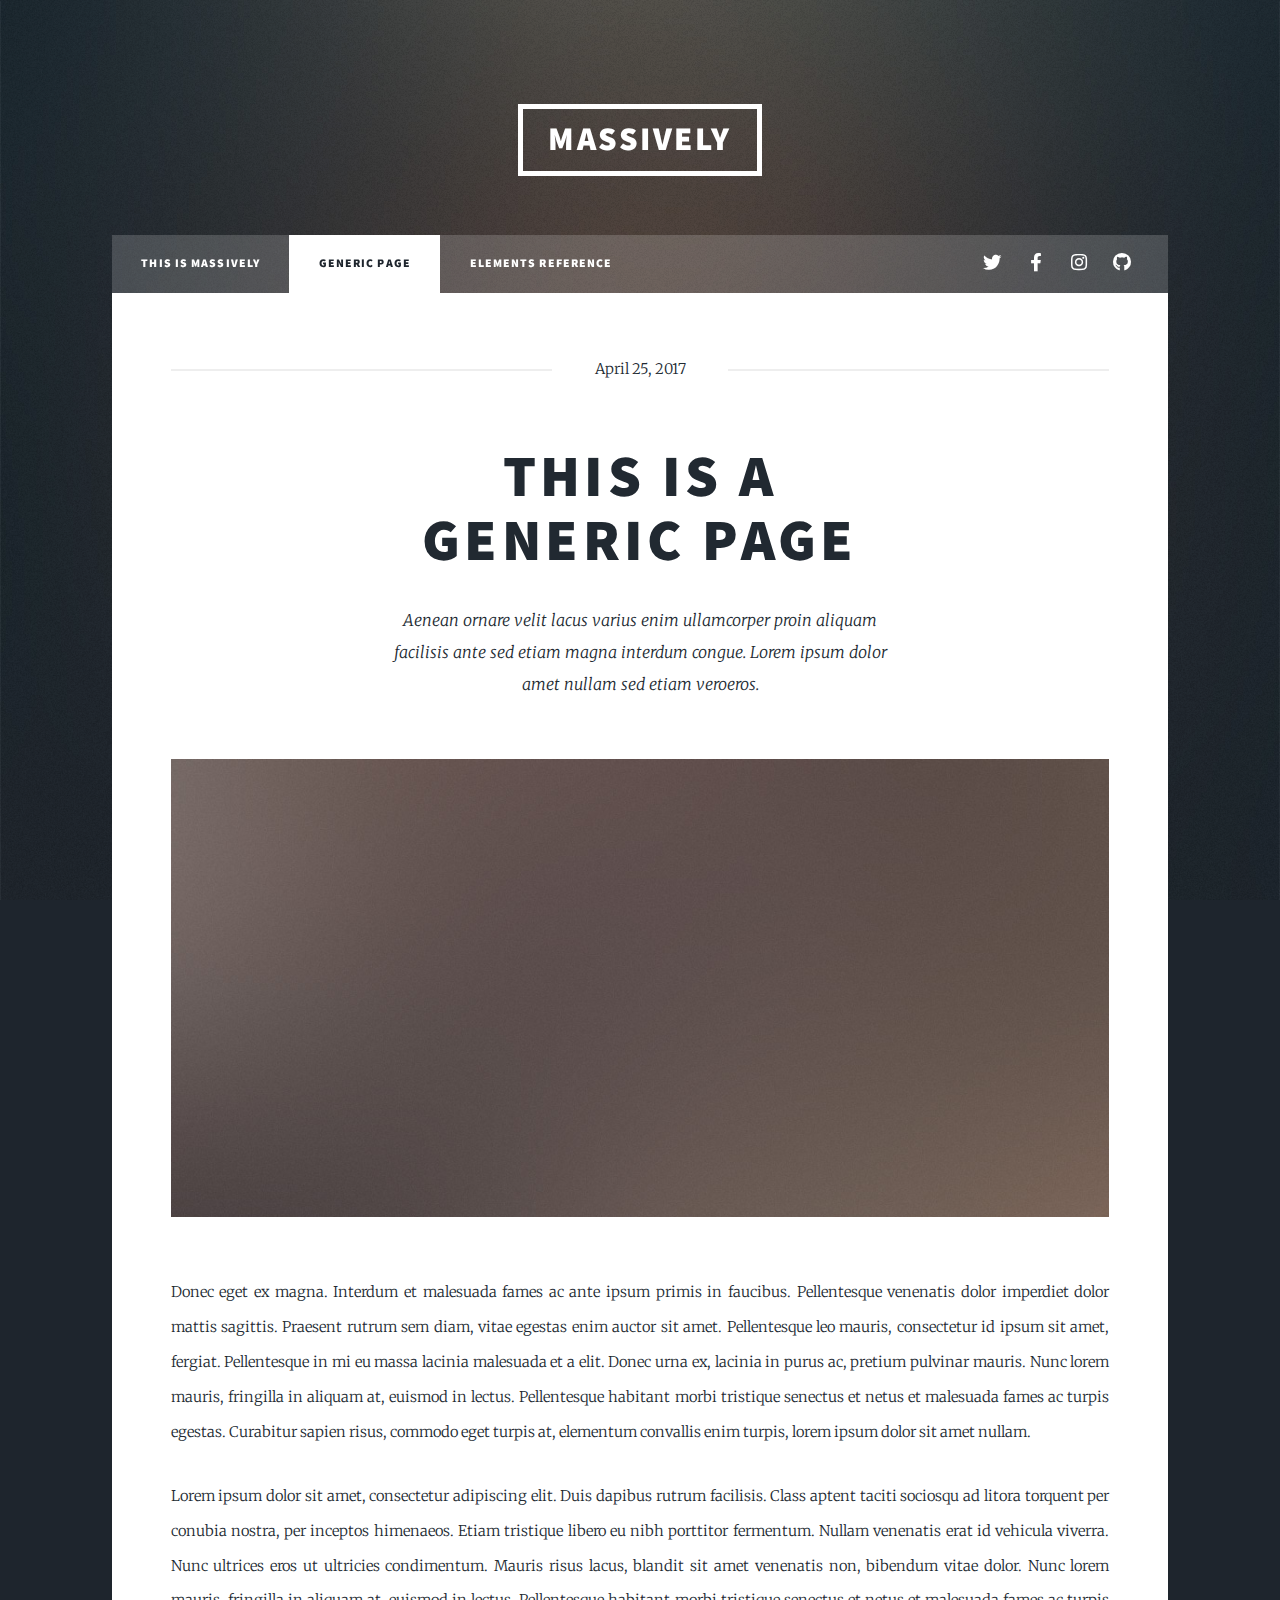
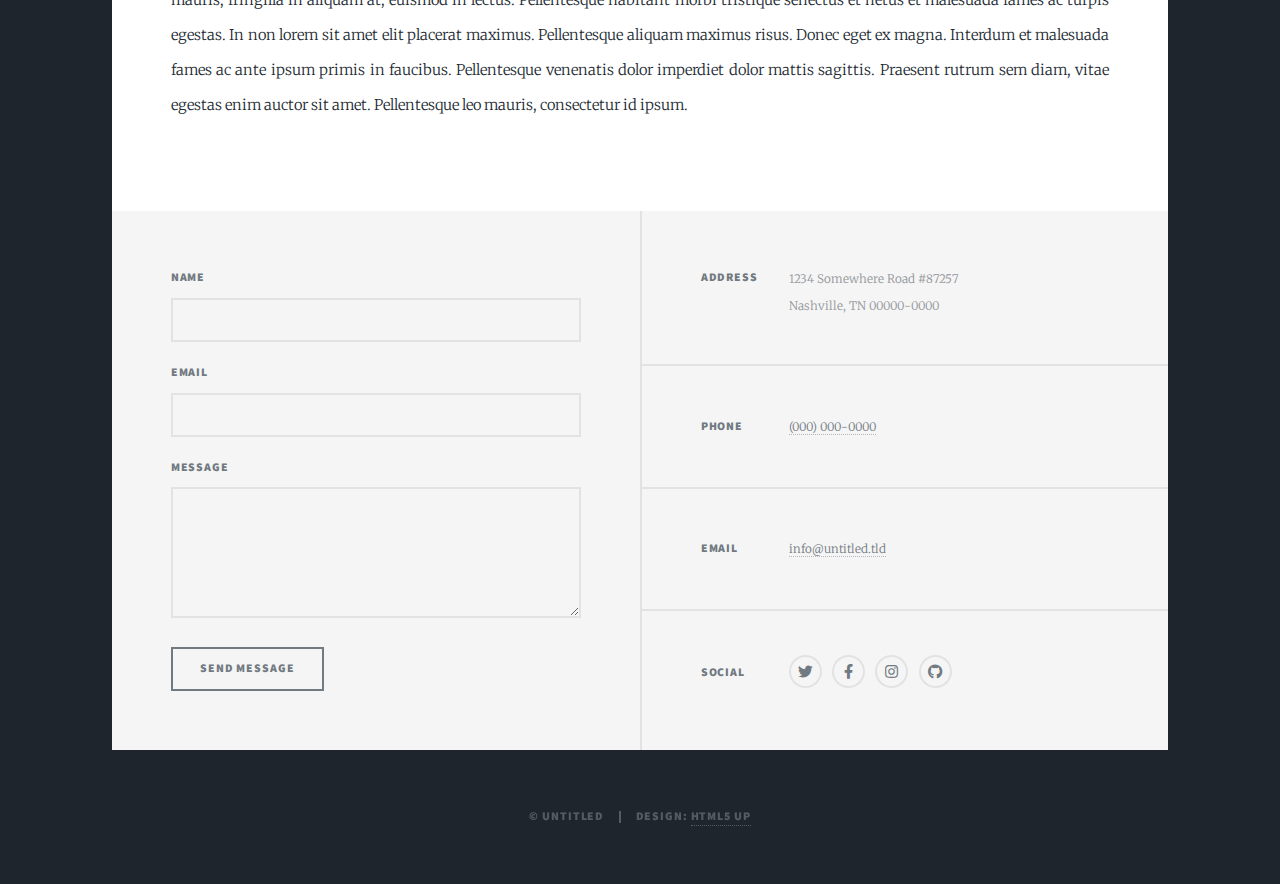
<file: generic.html>
<!DOCTYPE HTML>
<!--
	Massively by HTML5 UP
	html5up.net | @ajlkn
	Free for personal and commercial use under the CCA 3.0 license (html5up.net/license)
-->
<html>
	<head>
		<title>Generic Page - Massively by HTML5 UP</title>
		<meta charset="utf-8" />
		<meta name="viewport" content="width=device-width, initial-scale=1, user-scalable=no" />
		<link rel="stylesheet" href="assets/css/main.css" />
		<noscript><link rel="stylesheet" href="assets/css/noscript.css" /></noscript>
	</head>
	<body class="is-preload">

		<!-- Wrapper -->
			<div id="wrapper">

				<!-- Header -->
					<header id="header">
						<a href="index.html" class="logo">Massively</a>
					</header>

				<!-- Nav -->
					<nav id="nav">
						<ul class="links">
							<li><a href="index.html">This is Massively</a></li>
							<li class="active"><a href="generic.html">Generic Page</a></li>
							<li><a href="elements.html">Elements Reference</a></li>
						</ul>
						<ul class="icons">
							<li><a href="#" class="icon brands fa-twitter"><span class="label">Twitter</span></a></li>
							<li><a href="#" class="icon brands fa-facebook-f"><span class="label">Facebook</span></a></li>
							<li><a href="#" class="icon brands fa-instagram"><span class="label">Instagram</span></a></li>
							<li><a href="#" class="icon brands fa-github"><span class="label">GitHub</span></a></li>
						</ul>
					</nav>

				<!-- Main -->
					<div id="main">

						<!-- Post -->
							<section class="post">
								<header class="major">
									<span class="date">April 25, 2017</span>
									<h1>This is a<br />
									Generic Page</h1>
									<p>Aenean ornare velit lacus varius enim ullamcorper proin aliquam<br />
									facilisis ante sed etiam magna interdum congue. Lorem ipsum dolor<br />
									amet nullam sed etiam veroeros.</p>
								</header>
								<div class="image main"><img src="images/pic01.jpg" alt="" /></div>
								<p>Donec eget ex magna. Interdum et malesuada fames ac ante ipsum primis in faucibus. Pellentesque venenatis dolor imperdiet dolor mattis sagittis. Praesent rutrum sem diam, vitae egestas enim auctor sit amet. Pellentesque leo mauris, consectetur id ipsum sit amet, fergiat. Pellentesque in mi eu massa lacinia malesuada et a elit. Donec urna ex, lacinia in purus ac, pretium pulvinar mauris. Nunc lorem mauris, fringilla in aliquam at, euismod in lectus. Pellentesque habitant morbi tristique senectus et netus et malesuada fames ac turpis egestas. Curabitur sapien risus, commodo eget turpis at, elementum convallis enim turpis, lorem ipsum dolor sit amet nullam.</p>
								<p>Lorem ipsum dolor sit amet, consectetur adipiscing elit. Duis dapibus rutrum facilisis. Class aptent taciti sociosqu ad litora torquent per conubia nostra, per inceptos himenaeos. Etiam tristique libero eu nibh porttitor fermentum. Nullam venenatis erat id vehicula viverra. Nunc ultrices eros ut ultricies condimentum. Mauris risus lacus, blandit sit amet venenatis non, bibendum vitae dolor. Nunc lorem mauris, fringilla in aliquam at, euismod in lectus. Pellentesque habitant morbi tristique senectus et netus et malesuada fames ac turpis egestas. In non lorem sit amet elit placerat maximus. Pellentesque aliquam maximus risus. Donec eget ex magna. Interdum et malesuada fames ac ante ipsum primis in faucibus. Pellentesque venenatis dolor imperdiet dolor mattis sagittis. Praesent rutrum sem diam, vitae egestas enim auctor sit amet. Pellentesque leo mauris, consectetur id ipsum.</p>
							</section>

					</div>

				<!-- Footer -->
					<footer id="footer">
						<section>
							<form method="post" action="#">
								<div class="fields">
									<div class="field">
										<label for="name">Name</label>
										<input type="text" name="name" id="name" />
									</div>
									<div class="field">
										<label for="email">Email</label>
										<input type="text" name="email" id="email" />
									</div>
									<div class="field">
										<label for="message">Message</label>
										<textarea name="message" id="message" rows="3"></textarea>
									</div>
								</div>
								<ul class="actions">
									<li><input type="submit" value="Send Message" /></li>
								</ul>
							</form>
						</section>
						<section class="split contact">
							<section class="alt">
								<h3>Address</h3>
								<p>1234 Somewhere Road #87257<br />
								Nashville, TN 00000-0000</p>
							</section>
							<section>
								<h3>Phone</h3>
								<p><a href="#">(000) 000-0000</a></p>
							</section>
							<section>
								<h3>Email</h3>
								<p><a href="#">info@untitled.tld</a></p>
							</section>
							<section>
								<h3>Social</h3>
								<ul class="icons alt">
									<li><a href="#" class="icon brands alt fa-twitter"><span class="label">Twitter</span></a></li>
									<li><a href="#" class="icon brands alt fa-facebook-f"><span class="label">Facebook</span></a></li>
									<li><a href="#" class="icon brands alt fa-instagram"><span class="label">Instagram</span></a></li>
									<li><a href="#" class="icon brands alt fa-github"><span class="label">GitHub</span></a></li>
								</ul>
							</section>
						</section>
					</footer>

				<!-- Copyright -->
					<div id="copyright">
						<ul><li>&copy; Untitled</li><li>Design: <a href="https://html5up.net">HTML5 UP</a></li></ul>
					</div>

			</div>

		<!-- Scripts -->
			<script src="assets/js/jquery.min.js"></script>
			<script src="assets/js/jquery.scrollex.min.js"></script>
			<script src="assets/js/jquery.scrolly.min.js"></script>
			<script src="assets/js/browser.min.js"></script>
			<script src="assets/js/breakpoints.min.js"></script>
			<script src="assets/js/util.js"></script>
			<script src="assets/js/main.js"></script>

	</body>
</html>
</file>
<file: assets/css/main.css>
@import url(fontawesome-all.min.css);
@import url("https://fonts.googleapis.com/css?family=Merriweather:300,700,300italic,700italic|Source+Sans+Pro:900");

/*
	Massively by HTML5 UP
	html5up.net | @ajlkn
	Free for personal and commercial use under the CCA 3.0 license (html5up.net/license)
*/

html, body, div, span, applet, object,
iframe, h1, h2, h3, h4, h5, h6, p, blockquote,
pre, a, abbr, acronym, address, big, cite,
code, del, dfn, em, img, ins, kbd, q, s, samp,
small, strike, strong, sub, sup, tt, var, b,
u, i, center, dl, dt, dd, ol, ul, li, fieldset,
form, label, legend, table, caption, tbody,
tfoot, thead, tr, th, td, article, aside,
canvas, details, embed, figure, figcaption,
footer, header, hgroup, menu, nav, output, ruby,
section, summary, time, mark, audio, video {
	margin: 0;
	padding: 0;
	border: 0;
	font-size: 100%;
	font: inherit;
	vertical-align: baseline;}

article, aside, details, figcaption, figure,
footer, header, hgroup, menu, nav, section {
	display: block;}

body {
	line-height: 1;
}

ol, ul {
	list-style: none;
}

blockquote, q {
	quotes: none;
}

	blockquote:before, blockquote:after, q:before, q:after {
		content: '';
		content: none;
	}

table {
	border-collapse: collapse;
	border-spacing: 0;
}

body {
	-webkit-text-size-adjust: none;
}

mark {
	background-color: transparent;
	color: inherit;
}

input::-moz-focus-inner {
	border: 0;
	padding: 0;
}

input, select, textarea {
	-moz-appearance: none;
	-webkit-appearance: none;
	-ms-appearance: none;
	appearance: none;
}

/* Basic */

	@-ms-viewport {
		width: device-width;
	}

	body {
		-ms-overflow-style: scrollbar;
	}

	@media screen and (max-width: 480px) {

		html, body {
			min-width: 320px;
		}

	}

	html {
		box-sizing: border-box;
	}

	*, *:before, *:after {
		box-sizing: inherit;
	}

	body {
		background-color: #1e252d;
	}

		body.is-preload *, body.is-preload *:before, body.is-preload *:after {
			-moz-animation: none !important;
			-webkit-animation: none !important;
			-ms-animation: none !important;
			animation: none !important;
			-moz-transition: none !important;
			-webkit-transition: none !important;
			-ms-transition: none !important;
			transition: none !important;
		}

/* Type */

	html {
		font-size: 16pt;
	}

		@media screen and (max-width: 1680px) {

			html {
				font-size: 12pt;
			}

		}

		@media screen and (max-width: 1280px) {

			html {
				font-size: 11pt;
			}

		}

		@media screen and (max-width: 360px) {

			html {
				font-size: 10pt;
			}

		}

	body {
		color: #212931;
	}

	body, input, select, textarea {
		font-family: "Merriweather", Georgia, serif;
		font-weight: 300;
		font-size: 1rem;
		line-height: 2.375;
	}

	a {
		-moz-transition: color 0.2s ease-in-out, background-color 0.2s ease-in-out, border-color 0.2s ease-in-out, box-shadow 0.2s ease-in-out;
		-webkit-transition: color 0.2s ease-in-out, background-color 0.2s ease-in-out, border-color 0.2s ease-in-out, box-shadow 0.2s ease-in-out;
		-ms-transition: color 0.2s ease-in-out, background-color 0.2s ease-in-out, border-color 0.2s ease-in-out, box-shadow 0.2s ease-in-out;
		transition: color 0.2s ease-in-out, background-color 0.2s ease-in-out, border-color 0.2s ease-in-out, box-shadow 0.2s ease-in-out;
		border-bottom: dotted 1px;
		text-decoration: none;
	}

		a:hover {
			border-bottom-color: transparent;
		}

	strong, b {
		font-weight: 600;
	}

	em, i {
		font-style: italic;
	}

	p {
		text-align: justify;
		margin: 0 0 2rem 0;
	}

	h1, h2, h3, h4, h5, h6 {
		font-family: "Source Sans Pro", Helvetica, sans-serif;
		font-weight: 900;
		line-height: 1.5;
		letter-spacing: 0.075em;
		text-transform: uppercase;
		margin: 0 0 1rem 0;
	}

		h1 a, h2 a, h3 a, h4 a, h5 a, h6 a {
			border-bottom: 0;
			color: inherit;
			text-decoration: none;
		}

	h1 {
		font-size: 4rem;
		line-height: 1.1;
		margin: 0 0 2rem 0;
	}

	h2 {
		font-size: 1.75rem;
		line-height: 1.3;
		margin: 0 0 1.5rem 0;
	}

	h3 {
		font-size: 1.25rem;
		margin: 0 0 1.5rem 0;
	}

	h4 {
		font-size: 1rem;
	}

	h5 {
		font-size: 0.9rem;
	}

	h6 {
		font-size: 0.8rem;
	}

	sub {
		font-size: 0.8rem;
		position: relative;
		top: 0.5rem;
	}

	sup {
		font-size: 0.8rem;
		position: relative;
		top: -0.5rem;
	}

	blockquote {
		border-left: solid 4px;
		font-style: italic;
		margin: 0 0 2rem 0;
		padding: 0.5rem 0 0.5rem 2rem;
	}

	code {
		border: solid 2px;
		font-family: "Courier New", monospace;
		font-size: 0.9rem;
		margin: 0 0.25rem;
		padding: 0.25rem 0.65rem;
	}

	pre {
		-webkit-overflow-scrolling: touch;
		font-family: "Courier New", monospace;
		font-size: 0.9rem;
		margin: 0 0 2rem 0;
	}

		pre code {
			display: block;
			line-height: 1.75;
			padding: 1rem 1.5rem;
			overflow-x: auto;
		}

	hr {
		border: 0;
		border-bottom: solid 2px;
		margin: 3rem 0;
	}

		hr.major {
			margin: 5rem 0;
		}

	.align-left {
		text-align: left;
	}

	.align-center {
		text-align: center;
	}

	.align-right {
		text-align: right;
	}

	input, select, textarea {
		color: #212931;
	}

	a {
		color: #212931;
		border-bottom-color: rgba(33, 41, 49, 0.5);
	}

		a:hover {
			border-bottom-color: transparent;
			color: #18bfef !important;
		}

	strong, b {
		color: #212931;
	}

	h1, h2, h3, h4, h5, h6 {
		color: #212931;
	}

	blockquote {
		border-left-color: #eeeeee;
	}

	code {
		background: rgba(220, 220, 220, 0.25);
		border-color: #eeeeee;
	}

	hr {
		border-bottom-color: #eeeeee;
	}

/* Row */

	.row {
		display: flex;
		flex-wrap: wrap;
		box-sizing: border-box;
		align-items: stretch;
	}

		.row > * {
			box-sizing: border-box;
		}

		.row.gtr-uniform > * > :last-child {
			margin-bottom: 0;
		}

		.row.aln-left {
			justify-content: flex-start;
		}

		.row.aln-center {
			justify-content: center;
		}

		.row.aln-right {
			justify-content: flex-end;
		}

		.row.aln-top {
			align-items: flex-start;
		}

		.row.aln-middle {
			align-items: center;
		}

		.row.aln-bottom {
			align-items: flex-end;
		}

		.row > .imp {
			order: -1;
		}

		.row > .col-1 {
			width: 8.33333%;
		}

		.row > .off-1 {
			margin-left: 8.33333%;
		}

		.row > .col-2 {
			width: 16.66667%;
		}

		.row > .off-2 {
			margin-left: 16.66667%;
		}

		.row > .col-3 {
			width: 25%;
		}

		.row > .off-3 {
			margin-left: 25%;
		}

		.row > .col-4 {
			width: 33.33333%;
		}

		.row > .off-4 {
			margin-left: 33.33333%;
		}

		.row > .col-5 {
			width: 41.66667%;
		}

		.row > .off-5 {
			margin-left: 41.66667%;
		}

		.row > .col-6 {
			width: 50%;
		}

		.row > .off-6 {
			margin-left: 50%;
		}

		.row > .col-7 {
			width: 58.33333%;
		}

		.row > .off-7 {
			margin-left: 58.33333%;
		}

		.row > .col-8 {
			width: 66.66667%;
		}

		.row > .off-8 {
			margin-left: 66.66667%;
		}

		.row > .col-9 {
			width: 75%;
		}

		.row > .off-9 {
			margin-left: 75%;
		}

		.row > .col-10 {
			width: 83.33333%;
		}

		.row > .off-10 {
			margin-left: 83.33333%;
		}

		.row > .col-11 {
			width: 91.66667%;
		}

		.row > .off-11 {
			margin-left: 91.66667%;
		}

		.row > .col-12 {
			width: 100%;
		}

		.row > .off-12 {
			margin-left: 100%;
		}

		.row.gtr-0 {
			margin-top: 0;
			margin-left: 0rem;
		}

			.row.gtr-0 > * {
				padding: 0 0 0 0rem;
			}

			.row.gtr-0.gtr-uniform {
				margin-top: 0rem;
			}

				.row.gtr-0.gtr-uniform > * {
					padding-top: 0rem;
				}

		.row.gtr-25 {
			margin-top: 0;
			margin-left: -0.375rem;
		}

			.row.gtr-25 > * {
				padding: 0 0 0 0.375rem;
			}

			.row.gtr-25.gtr-uniform {
				margin-top: -0.375rem;
			}

				.row.gtr-25.gtr-uniform > * {
					padding-top: 0.375rem;
				}

		.row.gtr-50 {
			margin-top: 0;
			margin-left: -0.75rem;
		}

			.row.gtr-50 > * {
				padding: 0 0 0 0.75rem;
			}

			.row.gtr-50.gtr-uniform {
				margin-top: -0.75rem;
			}

				.row.gtr-50.gtr-uniform > * {
					padding-top: 0.75rem;
				}

		.row {
			margin-top: 0;
			margin-left: -1.5rem;
		}

			.row > * {
				padding: 0 0 0 1.5rem;
			}

			.row.gtr-uniform {
				margin-top: -1.5rem;
			}

				.row.gtr-uniform > * {
					padding-top: 1.5rem;
				}

		.row.gtr-150 {
			margin-top: 0;
			margin-left: -2.25rem;
		}

			.row.gtr-150 > * {
				padding: 0 0 0 2.25rem;
			}

			.row.gtr-150.gtr-uniform {
				margin-top: -2.25rem;
			}

				.row.gtr-150.gtr-uniform > * {
					padding-top: 2.25rem;
				}

		.row.gtr-200 {
			margin-top: 0;
			margin-left: -3rem;
		}

			.row.gtr-200 > * {
				padding: 0 0 0 3rem;
			}

			.row.gtr-200.gtr-uniform {
				margin-top: -3rem;
			}

				.row.gtr-200.gtr-uniform > * {
					padding-top: 3rem;
				}

		@media screen and (max-width: 1680px) {

			.row {
				display: flex;
				flex-wrap: wrap;
				box-sizing: border-box;
				align-items: stretch;
			}

				.row > * {
					box-sizing: border-box;
				}

				.row.gtr-uniform > * > :last-child {
					margin-bottom: 0;
				}

				.row.aln-left {
					justify-content: flex-start;
				}

				.row.aln-center {
					justify-content: center;
				}

				.row.aln-right {
					justify-content: flex-end;
				}

				.row.aln-top {
					align-items: flex-start;
				}

				.row.aln-middle {
					align-items: center;
				}

				.row.aln-bottom {
					align-items: flex-end;
				}

				.row > .imp-xlarge {
					order: -1;
				}

				.row > .col-1-xlarge {
					width: 8.33333%;
				}

				.row > .off-1-xlarge {
					margin-left: 8.33333%;
				}

				.row > .col-2-xlarge {
					width: 16.66667%;
				}

				.row > .off-2-xlarge {
					margin-left: 16.66667%;
				}

				.row > .col-3-xlarge {
					width: 25%;
				}

				.row > .off-3-xlarge {
					margin-left: 25%;
				}

				.row > .col-4-xlarge {
					width: 33.33333%;
				}

				.row > .off-4-xlarge {
					margin-left: 33.33333%;
				}

				.row > .col-5-xlarge {
					width: 41.66667%;
				}

				.row > .off-5-xlarge {
					margin-left: 41.66667%;
				}

				.row > .col-6-xlarge {
					width: 50%;
				}

				.row > .off-6-xlarge {
					margin-left: 50%;
				}

				.row > .col-7-xlarge {
					width: 58.33333%;
				}

				.row > .off-7-xlarge {
					margin-left: 58.33333%;
				}

				.row > .col-8-xlarge {
					width: 66.66667%;
				}

				.row > .off-8-xlarge {
					margin-left: 66.66667%;
				}

				.row > .col-9-xlarge {
					width: 75%;
				}

				.row > .off-9-xlarge {
					margin-left: 75%;
				}

				.row > .col-10-xlarge {
					width: 83.33333%;
				}

				.row > .off-10-xlarge {
					margin-left: 83.33333%;
				}

				.row > .col-11-xlarge {
					width: 91.66667%;
				}

				.row > .off-11-xlarge {
					margin-left: 91.66667%;
				}

				.row > .col-12-xlarge {
					width: 100%;
				}

				.row > .off-12-xlarge {
					margin-left: 100%;
				}

				.row.gtr-0 {
					margin-top: 0;
					margin-left: 0rem;
				}

					.row.gtr-0 > * {
						padding: 0 0 0 0rem;
					}

					.row.gtr-0.gtr-uniform {
						margin-top: 0rem;
					}

						.row.gtr-0.gtr-uniform > * {
							padding-top: 0rem;
						}

				.row.gtr-25 {
					margin-top: 0;
					margin-left: -0.375rem;
				}

					.row.gtr-25 > * {
						padding: 0 0 0 0.375rem;
					}

					.row.gtr-25.gtr-uniform {
						margin-top: -0.375rem;
					}

						.row.gtr-25.gtr-uniform > * {
							padding-top: 0.375rem;
						}

				.row.gtr-50 {
					margin-top: 0;
					margin-left: -0.75rem;
				}

					.row.gtr-50 > * {
						padding: 0 0 0 0.75rem;
					}

					.row.gtr-50.gtr-uniform {
						margin-top: -0.75rem;
					}

						.row.gtr-50.gtr-uniform > * {
							padding-top: 0.75rem;
						}

				.row {
					margin-top: 0;
					margin-left: -1.5rem;
				}

					.row > * {
						padding: 0 0 0 1.5rem;
					}

					.row.gtr-uniform {
						margin-top: -1.5rem;
					}

						.row.gtr-uniform > * {
							padding-top: 1.5rem;
						}

				.row.gtr-150 {
					margin-top: 0;
					margin-left: -2.25rem;
				}

					.row.gtr-150 > * {
						padding: 0 0 0 2.25rem;
					}

					.row.gtr-150.gtr-uniform {
						margin-top: -2.25rem;
					}

						.row.gtr-150.gtr-uniform > * {
							padding-top: 2.25rem;
						}

				.row.gtr-200 {
					margin-top: 0;
					margin-left: -3rem;
				}

					.row.gtr-200 > * {
						padding: 0 0 0 3rem;
					}

					.row.gtr-200.gtr-uniform {
						margin-top: -3rem;
					}

						.row.gtr-200.gtr-uniform > * {
							padding-top: 3rem;
						}

		}

		@media screen and (max-width: 1280px) {

			.row {
				display: flex;
				flex-wrap: wrap;
				box-sizing: border-box;
				align-items: stretch;
			}

				.row > * {
					box-sizing: border-box;
				}

				.row.gtr-uniform > * > :last-child {
					margin-bottom: 0;
				}

				.row.aln-left {
					justify-content: flex-start;
				}

				.row.aln-center {
					justify-content: center;
				}

				.row.aln-right {
					justify-content: flex-end;
				}

				.row.aln-top {
					align-items: flex-start;
				}

				.row.aln-middle {
					align-items: center;
				}

				.row.aln-bottom {
					align-items: flex-end;
				}

				.row > .imp-large {
					order: -1;
				}

				.row > .col-1-large {
					width: 8.33333%;
				}

				.row > .off-1-large {
					margin-left: 8.33333%;
				}

				.row > .col-2-large {
					width: 16.66667%;
				}

				.row > .off-2-large {
					margin-left: 16.66667%;
				}

				.row > .col-3-large {
					width: 25%;
				}

				.row > .off-3-large {
					margin-left: 25%;
				}

				.row > .col-4-large {
					width: 33.33333%;
				}

				.row > .off-4-large {
					margin-left: 33.33333%;
				}

				.row > .col-5-large {
					width: 41.66667%;
				}

				.row > .off-5-large {
					margin-left: 41.66667%;
				}

				.row > .col-6-large {
					width: 50%;
				}

				.row > .off-6-large {
					margin-left: 50%;
				}

				.row > .col-7-large {
					width: 58.33333%;
				}

				.row > .off-7-large {
					margin-left: 58.33333%;
				}

				.row > .col-8-large {
					width: 66.66667%;
				}

				.row > .off-8-large {
					margin-left: 66.66667%;
				}

				.row > .col-9-large {
					width: 75%;
				}

				.row > .off-9-large {
					margin-left: 75%;
				}

				.row > .col-10-large {
					width: 83.33333%;
				}

				.row > .off-10-large {
					margin-left: 83.33333%;
				}

				.row > .col-11-large {
					width: 91.66667%;
				}

				.row > .off-11-large {
					margin-left: 91.66667%;
				}

				.row > .col-12-large {
					width: 100%;
				}

				.row > .off-12-large {
					margin-left: 100%;
				}

				.row.gtr-0 {
					margin-top: 0;
					margin-left: 0rem;
				}

					.row.gtr-0 > * {
						padding: 0 0 0 0rem;
					}

					.row.gtr-0.gtr-uniform {
						margin-top: 0rem;
					}

						.row.gtr-0.gtr-uniform > * {
							padding-top: 0rem;
						}

				.row.gtr-25 {
					margin-top: 0;
					margin-left: -0.375rem;
				}

					.row.gtr-25 > * {
						padding: 0 0 0 0.375rem;
					}

					.row.gtr-25.gtr-uniform {
						margin-top: -0.375rem;
					}

						.row.gtr-25.gtr-uniform > * {
							padding-top: 0.375rem;
						}

				.row.gtr-50 {
					margin-top: 0;
					margin-left: -0.75rem;
				}

					.row.gtr-50 > * {
						padding: 0 0 0 0.75rem;
					}

					.row.gtr-50.gtr-uniform {
						margin-top: -0.75rem;
					}

						.row.gtr-50.gtr-uniform > * {
							padding-top: 0.75rem;
						}

				.row {
					margin-top: 0;
					margin-left: -1.5rem;
				}

					.row > * {
						padding: 0 0 0 1.5rem;
					}

					.row.gtr-uniform {
						margin-top: -1.5rem;
					}

						.row.gtr-uniform > * {
							padding-top: 1.5rem;
						}

				.row.gtr-150 {
					margin-top: 0;
					margin-left: -2.25rem;
				}

					.row.gtr-150 > * {
						padding: 0 0 0 2.25rem;
					}

					.row.gtr-150.gtr-uniform {
						margin-top: -2.25rem;
					}

						.row.gtr-150.gtr-uniform > * {
							padding-top: 2.25rem;
						}

				.row.gtr-200 {
					margin-top: 0;
					margin-left: -3rem;
				}

					.row.gtr-200 > * {
						padding: 0 0 0 3rem;
					}

					.row.gtr-200.gtr-uniform {
						margin-top: -3rem;
					}

						.row.gtr-200.gtr-uniform > * {
							padding-top: 3rem;
						}

		}

		@media screen and (max-width: 980px) {

			.row {
				display: flex;
				flex-wrap: wrap;
				box-sizing: border-box;
				align-items: stretch;
			}

				.row > * {
					box-sizing: border-box;
				}

				.row.gtr-uniform > * > :last-child {
					margin-bottom: 0;
				}

				.row.aln-left {
					justify-content: flex-start;
				}

				.row.aln-center {
					justify-content: center;
				}

				.row.aln-right {
					justify-content: flex-end;
				}

				.row.aln-top {
					align-items: flex-start;
				}

				.row.aln-middle {
					align-items: center;
				}

				.row.aln-bottom {
					align-items: flex-end;
				}

				.row > .imp-medium {
					order: -1;
				}

				.row > .col-1-medium {
					width: 8.33333%;
				}

				.row > .off-1-medium {
					margin-left: 8.33333%;
				}

				.row > .col-2-medium {
					width: 16.66667%;
				}

				.row > .off-2-medium {
					margin-left: 16.66667%;
				}

				.row > .col-3-medium {
					width: 25%;
				}

				.row > .off-3-medium {
					margin-left: 25%;
				}

				.row > .col-4-medium {
					width: 33.33333%;
				}

				.row > .off-4-medium {
					margin-left: 33.33333%;
				}

				.row > .col-5-medium {
					width: 41.66667%;
				}

				.row > .off-5-medium {
					margin-left: 41.66667%;
				}

				.row > .col-6-medium {
					width: 50%;
				}

				.row > .off-6-medium {
					margin-left: 50%;
				}

				.row > .col-7-medium {
					width: 58.33333%;
				}

				.row > .off-7-medium {
					margin-left: 58.33333%;
				}

				.row > .col-8-medium {
					width: 66.66667%;
				}

				.row > .off-8-medium {
					margin-left: 66.66667%;
				}

				.row > .col-9-medium {
					width: 75%;
				}

				.row > .off-9-medium {
					margin-left: 75%;
				}

				.row > .col-10-medium {
					width: 83.33333%;
				}

				.row > .off-10-medium {
					margin-left: 83.33333%;
				}

				.row > .col-11-medium {
					width: 91.66667%;
				}

				.row > .off-11-medium {
					margin-left: 91.66667%;
				}

				.row > .col-12-medium {
					width: 100%;
				}

				.row > .off-12-medium {
					margin-left: 100%;
				}

				.row.gtr-0 {
					margin-top: 0;
					margin-left: 0rem;
				}

					.row.gtr-0 > * {
						padding: 0 0 0 0rem;
					}

					.row.gtr-0.gtr-uniform {
						margin-top: 0rem;
					}

						.row.gtr-0.gtr-uniform > * {
							padding-top: 0rem;
						}

				.row.gtr-25 {
					margin-top: 0;
					margin-left: -0.375rem;
				}

					.row.gtr-25 > * {
						padding: 0 0 0 0.375rem;
					}

					.row.gtr-25.gtr-uniform {
						margin-top: -0.375rem;
					}

						.row.gtr-25.gtr-uniform > * {
							padding-top: 0.375rem;
						}

				.row.gtr-50 {
					margin-top: 0;
					margin-left: -0.75rem;
				}

					.row.gtr-50 > * {
						padding: 0 0 0 0.75rem;
					}

					.row.gtr-50.gtr-uniform {
						margin-top: -0.75rem;
					}

						.row.gtr-50.gtr-uniform > * {
							padding-top: 0.75rem;
						}

				.row {
					margin-top: 0;
					margin-left: -1.5rem;
				}

					.row > * {
						padding: 0 0 0 1.5rem;
					}

					.row.gtr-uniform {
						margin-top: -1.5rem;
					}

						.row.gtr-uniform > * {
							padding-top: 1.5rem;
						}

				.row.gtr-150 {
					margin-top: 0;
					margin-left: -2.25rem;
				}

					.row.gtr-150 > * {
						padding: 0 0 0 2.25rem;
					}

					.row.gtr-150.gtr-uniform {
						margin-top: -2.25rem;
					}

						.row.gtr-150.gtr-uniform > * {
							padding-top: 2.25rem;
						}

				.row.gtr-200 {
					margin-top: 0;
					margin-left: -3rem;
				}

					.row.gtr-200 > * {
						padding: 0 0 0 3rem;
					}

					.row.gtr-200.gtr-uniform {
						margin-top: -3rem;
					}

						.row.gtr-200.gtr-uniform > * {
							padding-top: 3rem;
						}

		}

		@media screen and (max-width: 736px) {

			.row {
				display: flex;
				flex-wrap: wrap;
				box-sizing: border-box;
				align-items: stretch;
			}

				.row > * {
					box-sizing: border-box;
				}

				.row.gtr-uniform > * > :last-child {
					margin-bottom: 0;
				}

				.row.aln-left {
					justify-content: flex-start;
				}

				.row.aln-center {
					justify-content: center;
				}

				.row.aln-right {
					justify-content: flex-end;
				}

				.row.aln-top {
					align-items: flex-start;
				}

				.row.aln-middle {
					align-items: center;
				}

				.row.aln-bottom {
					align-items: flex-end;
				}

				.row > .imp-small {
					order: -1;
				}

				.row > .col-1-small {
					width: 8.33333%;
				}

				.row > .off-1-small {
					margin-left: 8.33333%;
				}

				.row > .col-2-small {
					width: 16.66667%;
				}

				.row > .off-2-small {
					margin-left: 16.66667%;
				}

				.row > .col-3-small {
					width: 25%;
				}

				.row > .off-3-small {
					margin-left: 25%;
				}

				.row > .col-4-small {
					width: 33.33333%;
				}

				.row > .off-4-small {
					margin-left: 33.33333%;
				}

				.row > .col-5-small {
					width: 41.66667%;
				}

				.row > .off-5-small {
					margin-left: 41.66667%;
				}

				.row > .col-6-small {
					width: 50%;
				}

				.row > .off-6-small {
					margin-left: 50%;
				}

				.row > .col-7-small {
					width: 58.33333%;
				}

				.row > .off-7-small {
					margin-left: 58.33333%;
				}

				.row > .col-8-small {
					width: 66.66667%;
				}

				.row > .off-8-small {
					margin-left: 66.66667%;
				}

				.row > .col-9-small {
					width: 75%;
				}

				.row > .off-9-small {
					margin-left: 75%;
				}

				.row > .col-10-small {
					width: 83.33333%;
				}

				.row > .off-10-small {
					margin-left: 83.33333%;
				}

				.row > .col-11-small {
					width: 91.66667%;
				}

				.row > .off-11-small {
					margin-left: 91.66667%;
				}

				.row > .col-12-small {
					width: 100%;
				}

				.row > .off-12-small {
					margin-left: 100%;
				}

				.row.gtr-0 {
					margin-top: 0;
					margin-left: 0rem;
				}

					.row.gtr-0 > * {
						padding: 0 0 0 0rem;
					}

					.row.gtr-0.gtr-uniform {
						margin-top: 0rem;
					}

						.row.gtr-0.gtr-uniform > * {
							padding-top: 0rem;
						}

				.row.gtr-25 {
					margin-top: 0;
					margin-left: -0.375rem;
				}

					.row.gtr-25 > * {
						padding: 0 0 0 0.375rem;
					}

					.row.gtr-25.gtr-uniform {
						margin-top: -0.375rem;
					}

						.row.gtr-25.gtr-uniform > * {
							padding-top: 0.375rem;
						}

				.row.gtr-50 {
					margin-top: 0;
					margin-left: -0.75rem;
				}

					.row.gtr-50 > * {
						padding: 0 0 0 0.75rem;
					}

					.row.gtr-50.gtr-uniform {
						margin-top: -0.75rem;
					}

						.row.gtr-50.gtr-uniform > * {
							padding-top: 0.75rem;
						}

				.row {
					margin-top: 0;
					margin-left: -1.5rem;
				}

					.row > * {
						padding: 0 0 0 1.5rem;
					}

					.row.gtr-uniform {
						margin-top: -1.5rem;
					}

						.row.gtr-uniform > * {
							padding-top: 1.5rem;
						}

				.row.gtr-150 {
					margin-top: 0;
					margin-left: -2.25rem;
				}

					.row.gtr-150 > * {
						padding: 0 0 0 2.25rem;
					}

					.row.gtr-150.gtr-uniform {
						margin-top: -2.25rem;
					}

						.row.gtr-150.gtr-uniform > * {
							padding-top: 2.25rem;
						}

				.row.gtr-200 {
					margin-top: 0;
					margin-left: -3rem;
				}

					.row.gtr-200 > * {
						padding: 0 0 0 3rem;
					}

					.row.gtr-200.gtr-uniform {
						margin-top: -3rem;
					}

						.row.gtr-200.gtr-uniform > * {
							padding-top: 3rem;
						}

		}

		@media screen and (max-width: 480px) {

			.row {
				display: flex;
				flex-wrap: wrap;
				box-sizing: border-box;
				align-items: stretch;
			}

				.row > * {
					box-sizing: border-box;
				}

				.row.gtr-uniform > * > :last-child {
					margin-bottom: 0;
				}

				.row.aln-left {
					justify-content: flex-start;
				}

				.row.aln-center {
					justify-content: center;
				}

				.row.aln-right {
					justify-content: flex-end;
				}

				.row.aln-top {
					align-items: flex-start;
				}

				.row.aln-middle {
					align-items: center;
				}

				.row.aln-bottom {
					align-items: flex-end;
				}

				.row > .imp-xsmall {
					order: -1;
				}

				.row > .col-1-xsmall {
					width: 8.33333%;
				}

				.row > .off-1-xsmall {
					margin-left: 8.33333%;
				}

				.row > .col-2-xsmall {
					width: 16.66667%;
				}

				.row > .off-2-xsmall {
					margin-left: 16.66667%;
				}

				.row > .col-3-xsmall {
					width: 25%;
				}

				.row > .off-3-xsmall {
					margin-left: 25%;
				}

				.row > .col-4-xsmall {
					width: 33.33333%;
				}

				.row > .off-4-xsmall {
					margin-left: 33.33333%;
				}

				.row > .col-5-xsmall {
					width: 41.66667%;
				}

				.row > .off-5-xsmall {
					margin-left: 41.66667%;
				}

				.row > .col-6-xsmall {
					width: 50%;
				}

				.row > .off-6-xsmall {
					margin-left: 50%;
				}

				.row > .col-7-xsmall {
					width: 58.33333%;
				}

				.row > .off-7-xsmall {
					margin-left: 58.33333%;
				}

				.row > .col-8-xsmall {
					width: 66.66667%;
				}

				.row > .off-8-xsmall {
					margin-left: 66.66667%;
				}

				.row > .col-9-xsmall {
					width: 75%;
				}

				.row > .off-9-xsmall {
					margin-left: 75%;
				}

				.row > .col-10-xsmall {
					width: 83.33333%;
				}

				.row > .off-10-xsmall {
					margin-left: 83.33333%;
				}

				.row > .col-11-xsmall {
					width: 91.66667%;
				}

				.row > .off-11-xsmall {
					margin-left: 91.66667%;
				}

				.row > .col-12-xsmall {
					width: 100%;
				}

				.row > .off-12-xsmall {
					margin-left: 100%;
				}

				.row.gtr-0 {
					margin-top: 0;
					margin-left: 0rem;
				}

					.row.gtr-0 > * {
						padding: 0 0 0 0rem;
					}

					.row.gtr-0.gtr-uniform {
						margin-top: 0rem;
					}

						.row.gtr-0.gtr-uniform > * {
							padding-top: 0rem;
						}

				.row.gtr-25 {
					margin-top: 0;
					margin-left: -0.375rem;
				}

					.row.gtr-25 > * {
						padding: 0 0 0 0.375rem;
					}

					.row.gtr-25.gtr-uniform {
						margin-top: -0.375rem;
					}

						.row.gtr-25.gtr-uniform > * {
							padding-top: 0.375rem;
						}

				.row.gtr-50 {
					margin-top: 0;
					margin-left: -0.75rem;
				}

					.row.gtr-50 > * {
						padding: 0 0 0 0.75rem;
					}

					.row.gtr-50.gtr-uniform {
						margin-top: -0.75rem;
					}

						.row.gtr-50.gtr-uniform > * {
							padding-top: 0.75rem;
						}

				.row {
					margin-top: 0;
					margin-left: -1.5rem;
				}

					.row > * {
						padding: 0 0 0 1.5rem;
					}

					.row.gtr-uniform {
						margin-top: -1.5rem;
					}

						.row.gtr-uniform > * {
							padding-top: 1.5rem;
						}

				.row.gtr-150 {
					margin-top: 0;
					margin-left: -2.25rem;
				}

					.row.gtr-150 > * {
						padding: 0 0 0 2.25rem;
					}

					.row.gtr-150.gtr-uniform {
						margin-top: -2.25rem;
					}

						.row.gtr-150.gtr-uniform > * {
							padding-top: 2.25rem;
						}

				.row.gtr-200 {
					margin-top: 0;
					margin-left: -3rem;
				}

					.row.gtr-200 > * {
						padding: 0 0 0 3rem;
					}

					.row.gtr-200.gtr-uniform {
						margin-top: -3rem;
					}

						.row.gtr-200.gtr-uniform > * {
							padding-top: 3rem;
						}

		}

		@media screen and (max-width: 360px) {

			.row {
				display: flex;
				flex-wrap: wrap;
				box-sizing: border-box;
				align-items: stretch;
			}

				.row > * {
					box-sizing: border-box;
				}

				.row.gtr-uniform > * > :last-child {
					margin-bottom: 0;
				}

				.row.aln-left {
					justify-content: flex-start;
				}

				.row.aln-center {
					justify-content: center;
				}

				.row.aln-right {
					justify-content: flex-end;
				}

				.row.aln-top {
					align-items: flex-start;
				}

				.row.aln-middle {
					align-items: center;
				}

				.row.aln-bottom {
					align-items: flex-end;
				}

				.row > .imp-xxsmall {
					order: -1;
				}

				.row > .col-1-xxsmall {
					width: 8.33333%;
				}

				.row > .off-1-xxsmall {
					margin-left: 8.33333%;
				}

				.row > .col-2-xxsmall {
					width: 16.66667%;
				}

				.row > .off-2-xxsmall {
					margin-left: 16.66667%;
				}

				.row > .col-3-xxsmall {
					width: 25%;
				}

				.row > .off-3-xxsmall {
					margin-left: 25%;
				}

				.row > .col-4-xxsmall {
					width: 33.33333%;
				}

				.row > .off-4-xxsmall {
					margin-left: 33.33333%;
				}

				.row > .col-5-xxsmall {
					width: 41.66667%;
				}

				.row > .off-5-xxsmall {
					margin-left: 41.66667%;
				}

				.row > .col-6-xxsmall {
					width: 50%;
				}

				.row > .off-6-xxsmall {
					margin-left: 50%;
				}

				.row > .col-7-xxsmall {
					width: 58.33333%;
				}

				.row > .off-7-xxsmall {
					margin-left: 58.33333%;
				}

				.row > .col-8-xxsmall {
					width: 66.66667%;
				}

				.row > .off-8-xxsmall {
					margin-left: 66.66667%;
				}

				.row > .col-9-xxsmall {
					width: 75%;
				}

				.row > .off-9-xxsmall {
					margin-left: 75%;
				}

				.row > .col-10-xxsmall {
					width: 83.33333%;
				}

				.row > .off-10-xxsmall {
					margin-left: 83.33333%;
				}

				.row > .col-11-xxsmall {
					width: 91.66667%;
				}

				.row > .off-11-xxsmall {
					margin-left: 91.66667%;
				}

				.row > .col-12-xxsmall {
					width: 100%;
				}

				.row > .off-12-xxsmall {
					margin-left: 100%;
				}

				.row.gtr-0 {
					margin-top: 0;
					margin-left: 0rem;
				}

					.row.gtr-0 > * {
						padding: 0 0 0 0rem;
					}

					.row.gtr-0.gtr-uniform {
						margin-top: 0rem;
					}

						.row.gtr-0.gtr-uniform > * {
							padding-top: 0rem;
						}

				.row.gtr-25 {
					margin-top: 0;
					margin-left: -0.375rem;
				}

					.row.gtr-25 > * {
						padding: 0 0 0 0.375rem;
					}

					.row.gtr-25.gtr-uniform {
						margin-top: -0.375rem;
					}

						.row.gtr-25.gtr-uniform > * {
							padding-top: 0.375rem;
						}

				.row.gtr-50 {
					margin-top: 0;
					margin-left: -0.75rem;
				}

					.row.gtr-50 > * {
						padding: 0 0 0 0.75rem;
					}

					.row.gtr-50.gtr-uniform {
						margin-top: -0.75rem;
					}

						.row.gtr-50.gtr-uniform > * {
							padding-top: 0.75rem;
						}

				.row {
					margin-top: 0;
					margin-left: -1.5rem;
				}

					.row > * {
						padding: 0 0 0 1.5rem;
					}

					.row.gtr-uniform {
						margin-top: -1.5rem;
					}

						.row.gtr-uniform > * {
							padding-top: 1.5rem;
						}

				.row.gtr-150 {
					margin-top: 0;
					margin-left: -2.25rem;
				}

					.row.gtr-150 > * {
						padding: 0 0 0 2.25rem;
					}

					.row.gtr-150.gtr-uniform {
						margin-top: -2.25rem;
					}

						.row.gtr-150.gtr-uniform > * {
							padding-top: 2.25rem;
						}

				.row.gtr-200 {
					margin-top: 0;
					margin-left: -3rem;
				}

					.row.gtr-200 > * {
						padding: 0 0 0 3rem;
					}

					.row.gtr-200.gtr-uniform {
						margin-top: -3rem;
					}

						.row.gtr-200.gtr-uniform > * {
							padding-top: 3rem;
						}

		}

/* Box */

	.box {
		border: solid 2px;
		margin-bottom: 2rem;
		padding: 1.5rem;
	}

		.box > :last-child,
		.box > :last-child > :last-child,
		.box > :last-child > :last-child > :last-child {
			margin-bottom: 0;
		}

		.box.alt {
			border: 0;
			border-radius: 0;
			padding: 0;
		}

	.box {
		border-color: #eeeeee;
	}

/* Button */

	input[type="submit"],
	input[type="reset"],
	input[type="button"],
	button,
	.button {
		-moz-appearance: none;
		-webkit-appearance: none;
		-ms-appearance: none;
		appearance: none;
		-moz-transition: background-color 0.2s ease-in-out, box-shadow 0.2s ease-in-out, color 0.2s ease-in-out;
		-webkit-transition: background-color 0.2s ease-in-out, box-shadow 0.2s ease-in-out, color 0.2s ease-in-out;
		-ms-transition: background-color 0.2s ease-in-out, box-shadow 0.2s ease-in-out, color 0.2s ease-in-out;
		transition: background-color 0.2s ease-in-out, box-shadow 0.2s ease-in-out, color 0.2s ease-in-out;
		border: 0;
		border-radius: 0;
		cursor: pointer;
		display: inline-block;
		font-family: "Source Sans Pro", Helvetica, sans-serif;
		font-size: 0.8rem;
		font-weight: 900;
		letter-spacing: 0.075em;
		height: 3rem;
		line-height: 3rem;
		padding: 0 2rem;
		text-align: center;
		text-decoration: none;
		text-transform: uppercase;
		white-space: nowrap;
	}

		input[type="submit"].icon:before,
		input[type="reset"].icon:before,
		input[type="button"].icon:before,
		button.icon:before,
		.button.icon:before {
			margin-right: 0.5rem;
		}

		input[type="submit"].icon.solo,
		input[type="reset"].icon.solo,
		input[type="button"].icon.solo,
		button.icon.solo,
		.button.icon.solo {
			position: relative;
			width: 4rem;
			height: 4rem;
			line-height: 4rem;
			border-radius: 4rem;
			text-indent: 4rem;
			overflow: hidden;
			padding: 0;
			white-space: nowrap;
		}

			input[type="submit"].icon.solo:before,
			input[type="reset"].icon.solo:before,
			input[type="button"].icon.solo:before,
			button.icon.solo:before,
			.button.icon.solo:before {
				position: absolute;
				display: block;
				top: 0;
				left: 0;
				width: inherit;
				height: inherit;
				line-height: inherit;
				font-size: 1.25rem;
				margin-right: 0;
				text-align: center;
				text-indent: 0;
			}

		input[type="submit"].fit,
		input[type="reset"].fit,
		input[type="button"].fit,
		button.fit,
		.button.fit {
			width: 100%;
		}

		input[type="submit"].small,
		input[type="reset"].small,
		input[type="button"].small,
		button.small,
		.button.small {
			font-size: 0.7rem;
			height: 2.5rem;
			line-height: 2.5rem;
			padding: 0 1.5rem;
		}

		input[type="submit"].large,
		input[type="reset"].large,
		input[type="button"].large,
		button.large,
		.button.large {
			font-size: 0.9rem;
			height: 3.5rem;
			line-height: 3.5rem;
			padding: 0 2.75rem;
		}

		@media screen and (max-width: 980px) {

			input[type="submit"],
			input[type="reset"],
			input[type="button"],
			button,
			.button {
				font-size: 0.9rem;
				height: 3.25rem;
				line-height: 3.25rem;
			}

				input[type="submit"].large,
				input[type="reset"].large,
				input[type="button"].large,
				button.large,
				.button.large {
					font-size: 1rem;
					height: 3.75rem;
					line-height: 3.75rem;
				}

		}

		input[type="submit"].disabled, input[type="submit"]:disabled,
		input[type="reset"].disabled,
		input[type="reset"]:disabled,
		input[type="button"].disabled,
		input[type="button"]:disabled,
		button.disabled,
		button:disabled,
		.button.disabled,
		.button:disabled {
			pointer-events: none;
			opacity: 0.25;
		}

	input[type="submit"],
	input[type="reset"],
	input[type="button"],
	button,
	.button {
		background-color: transparent;
		box-shadow: inset 0 0 0 2px #212931;
		color: #212931 !important;
	}

		input[type="submit"]:hover,
		input[type="reset"]:hover,
		input[type="button"]:hover,
		button:hover,
		.button:hover {
			box-shadow: inset 0 0 0 2px #18bfef;
			color: #18bfef !important;
		}

		input[type="submit"].primary,
		input[type="reset"].primary,
		input[type="button"].primary,
		button.primary,
		.button.primary {
			background-color: #212931;
			box-shadow: none;
			color: #ffffff !important;
		}

			input[type="submit"].primary:hover,
			input[type="reset"].primary:hover,
			input[type="button"].primary:hover,
			button.primary:hover,
			.button.primary:hover {
				background-color: #18bfef;
			}

/* Form */

	form {
		margin: 0 0 2rem 0;
	}

		form > :last-child {
			margin-bottom: 0;
		}

		form > .fields {
			display: -moz-flex;
			display: -webkit-flex;
			display: -ms-flex;
			display: flex;
			-moz-flex-wrap: wrap;
			-webkit-flex-wrap: wrap;
			-ms-flex-wrap: wrap;
			flex-wrap: wrap;
			width: calc(100% + 3rem);
			margin: -1.5rem 0 2rem -1.5rem;
		}

			form > .fields > .field {
				-moz-flex-grow: 0;
				-webkit-flex-grow: 0;
				-ms-flex-grow: 0;
				flex-grow: 0;
				-moz-flex-shrink: 0;
				-webkit-flex-shrink: 0;
				-ms-flex-shrink: 0;
				flex-shrink: 0;
				padding: 1.5rem 0 0 1.5rem;
				width: calc(100% - 1.5rem);
			}

				form > .fields > .field.half {
					width: calc(50% - 0.75rem);
				}

				form > .fields > .field.third {
					width: calc(100%/3 - 0.5rem);
				}

				form > .fields > .field.quarter {
					width: calc(25% - 0.375rem);
				}

		@media screen and (max-width: 480px) {

			form > .fields {
				width: calc(100% + 3rem);
				margin: -1.5rem 0 2rem -1.5rem;
			}

				form > .fields > .field {
					padding: 1.5rem 0 0 1.5rem;
					width: calc(100% - 1.5rem);
				}

					form > .fields > .field.half {
						width: calc(100% - 1.5rem);
					}

					form > .fields > .field.third {
						width: calc(100% - 1.5rem);
					}

					form > .fields > .field.quarter {
						width: calc(100% - 1.5rem);
					}

		}

	label {
		display: block;
		font-family: "Source Sans Pro", Helvetica, sans-serif;
		font-weight: 900;
		line-height: 1.5;
		letter-spacing: 0.075em;
		font-size: 0.8rem;
		text-transform: uppercase;
		margin: 0 0 0.75rem 0;
	}

		@media screen and (max-width: 980px) {

			label {
				font-size: 0.9rem;
			}

		}

	input[type="text"],
	input[type="password"],
	input[type="email"],
	select,
	textarea {
		-moz-appearance: none;
		-webkit-appearance: none;
		-ms-appearance: none;
		appearance: none;
		background: transparent;
		border-radius: 0;
		border: solid 2px;
		color: inherit;
		display: block;
		outline: 0;
		padding: 0 1rem;
		text-decoration: none;
		width: 100%;
	}

		input[type="text"]:invalid,
		input[type="password"]:invalid,
		input[type="email"]:invalid,
		select:invalid,
		textarea:invalid {
			box-shadow: none;
		}

	select {
		background-size: 1.25rem;
		background-repeat: no-repeat;
		background-position: calc(100% - 1rem) center;
		height: 3rem;
		padding-right: 3rem;
		text-overflow: ellipsis;
	}

		select:focus::-ms-value {
			background-color: transparent;
		}

		select::-ms-expand {
			display: none;
		}

	input[type="text"],
	input[type="password"],
	input[type="email"],
	select {
		height: 3rem;
	}

	textarea {
		padding: 0.75rem 1rem;
	}

	input[type="checkbox"],
	input[type="radio"] {
		-moz-appearance: none;
		-webkit-appearance: none;
		-ms-appearance: none;
		appearance: none;
		display: block;
		float: left;
		margin-right: -2rem;
		opacity: 0;
		width: 1rem;
		z-index: -1;
	}

		input[type="checkbox"] + label,
		input[type="radio"] + label {
			text-decoration: none;
			cursor: pointer;
			display: inline-block;
			font-size: 1rem;
			letter-spacing: 0;
			font-family: "Merriweather", Georgia, serif;
			text-transform: none;
			font-weight: 300;
			padding-left: 2.8rem;
			padding-right: 1rem;
			position: relative;
		}

			input[type="checkbox"] + label:before,
			input[type="radio"] + label:before {
				-moz-osx-font-smoothing: grayscale;
				-webkit-font-smoothing: antialiased;
				display: inline-block;
				font-style: normal;
				font-variant: normal;
				text-rendering: auto;
				line-height: 1;
				text-transform: none !important;
				font-family: 'Font Awesome 5 Free';
				font-weight: 900;
			}

			input[type="checkbox"] + label:before,
			input[type="radio"] + label:before {
				border-radius: 0;
				border: solid 2px;
				content: '';
				display: inline-block;
				font-size: 0.8rem;
				height: 1.8rem;
				left: 0;
				line-height: 1.65rem;
				position: absolute;
				text-align: center;
				top: -0.125rem;
				width: 1.8rem;
			}

		input[type="checkbox"]:checked + label:before,
		input[type="radio"]:checked + label:before {
			content: '\f00c';
		}

	input[type="checkbox"] + label:before {
		border-radius: 0;
	}

	input[type="radio"] + label:before {
		border-radius: 100%;
	}

	::-webkit-input-placeholder {
		opacity: 1.0;
	}

	:-moz-placeholder {
		opacity: 1.0;
	}

	::-moz-placeholder {
		opacity: 1.0;
	}

	:-ms-input-placeholder {
		opacity: 1.0;
	}

	label {
		color: #212931;
	}

	input[type="text"],
	input[type="password"],
	input[type="email"],
	select,
	textarea {
		border-color: #eeeeee;
	}

		input[type="text"]:focus,
		input[type="password"]:focus,
		input[type="email"]:focus,
		select:focus,
		textarea:focus {
			border-color: #18bfef;
		}

	select {
		background-image: url("data:image/svg+xml;charset=utf8,%3Csvg xmlns='http://www.w3.org/2000/svg' width='40' height='40' preserveAspectRatio='none' viewBox='0 0 40 40'%3E%3Cpath d='M9.4,12.3l10.4,10.4l10.4-10.4c0.2-0.2,0.5-0.4,0.9-0.4c0.3,0,0.6,0.1,0.9,0.4l3.3,3.3c0.2,0.2,0.4,0.5,0.4,0.9 c0,0.4-0.1,0.6-0.4,0.9L20.7,31.9c-0.2,0.2-0.5,0.4-0.9,0.4c-0.3,0-0.6-0.1-0.9-0.4L4.3,17.3c-0.2-0.2-0.4-0.5-0.4-0.9 c0-0.4,0.1-0.6,0.4-0.9l3.3-3.3c0.2-0.2,0.5-0.4,0.9-0.4S9.1,12.1,9.4,12.3z' fill='%23eeeeee' /%3E%3C/svg%3E");
	}

		select option {
			background-color: #ffffff;
			color: #212931;
		}

	.select-wrapper:before {
		color: #eeeeee;
	}

	input[type="checkbox"] + label,
	input[type="radio"] + label {
		color: #212931;
	}

		input[type="checkbox"] + label:before,
		input[type="radio"] + label:before {
			border-color: #eeeeee;
		}

	input[type="checkbox"]:checked + label:before,
	input[type="radio"]:checked + label:before {
		background-color: #212931;
		border-color: #212931;
		color: #ffffff;
	}

	input[type="checkbox"]:focus + label:before,
	input[type="radio"]:focus + label:before {
		border-color: #18bfef;
	}

	::-webkit-input-placeholder {
		color: #909498 !important;
	}

	:-moz-placeholder {
		color: #909498 !important;
	}

	::-moz-placeholder {
		color: #909498 !important;
	}

	:-ms-input-placeholder {
		color: #909498 !important;
	}

	.formerize-placeholder {
		color: #909498 !important;
	}

/* Icon */

	.icon {
		text-decoration: none;
		border-bottom: none;
		position: relative;
	}

		.icon:before {
			-moz-osx-font-smoothing: grayscale;
			-webkit-font-smoothing: antialiased;
			display: inline-block;
			font-style: normal;
			font-variant: normal;
			text-rendering: auto;
			line-height: 1;
			text-transform: none !important;
			font-family: 'Font Awesome 5 Free';
			font-weight: 400;
		}

		.icon > .label {
			display: none;
		}

		.icon:before {
			line-height: inherit;
		}

		.icon.solid:before {
			font-weight: 900;
		}

		.icon.brands:before {
			font-family: 'Font Awesome 5 Brands';
		}

/* Image */

	.image {
		border: 0;
		display: inline-block;
		position: relative;
	}

		.image img {
			display: block;
		}

		.image.left, .image.right {
			max-width: 40%;
		}

			.image.left img, .image.right img {
				width: 100%;
			}

		.image.left {
			float: left;
			margin: 0 2rem 2rem 0;
			top: 0.75rem;
		}

		.image.right {
			float: right;
			margin: 0 0 2rem 2rem;
			top: 0.75rem;
		}

		.image.fit {
			display: block;
			margin: 2.5rem 0;
			width: 100%;
		}

			.image.fit:first-child {
				margin-top: 0;
			}

			.image.fit img {
				width: 100%;
			}

		.image.main {
			display: block;
			margin: 4rem 0;
			width: 100%;
		}

			.image.main:first-child {
				margin-top: 0;
			}

			.image.main img {
				width: 100%;
			}

		@media screen and (max-width: 736px) {

			.image.fit {
				margin: 2rem 0;
			}

			.image.main {
				margin: 2rem 0;
			}

		}

	a.image {
		overflow: hidden;
	}

		a.image img {
			-moz-transition: -moz-transform 0.2s ease-out;
			-webkit-transition: -webkit-transform 0.2s ease-out;
			-ms-transition: -ms-transform 0.2s ease-out;
			transition: transform 0.2s ease-out;
		}

		a.image:hover img {
			-moz-transform: scale(1.05);
			-webkit-transform: scale(1.05);
			-ms-transform: scale(1.05);
			transform: scale(1.05);
		}

/* Actions */

	ul.actions {
		display: -moz-flex;
		display: -webkit-flex;
		display: -ms-flex;
		display: flex;
		cursor: default;
		list-style: none;
		margin-left: -1rem;
		padding-left: 0;
	}

		ul.actions li {
			padding: 0 0 0 1rem;
			vertical-align: middle;
		}

		ul.actions.special {
			-moz-justify-content: center;
			-webkit-justify-content: center;
			-ms-justify-content: center;
			justify-content: center;
			width: 100%;
			margin-left: 0;
		}

			ul.actions.special li:first-child {
				padding-left: 0;
			}

		ul.actions.stacked {
			-moz-flex-direction: column;
			-webkit-flex-direction: column;
			-ms-flex-direction: column;
			flex-direction: column;
			margin-left: 0;
		}

			ul.actions.stacked li {
				padding: 1.3rem 0 0 0;
			}

				ul.actions.stacked li:first-child {
					padding-top: 0;
				}

		ul.actions.fit {
			width: calc(100% + 1rem);
		}

			ul.actions.fit li {
				-moz-flex-grow: 1;
				-webkit-flex-grow: 1;
				-ms-flex-grow: 1;
				flex-grow: 1;
				-moz-flex-shrink: 1;
				-webkit-flex-shrink: 1;
				-ms-flex-shrink: 1;
				flex-shrink: 1;
				width: 100%;
			}

				ul.actions.fit li > * {
					width: 100%;
				}

			ul.actions.fit.stacked {
				width: 100%;
			}

		@media screen and (max-width: 480px) {

			ul.actions:not(.fixed) {
				-moz-flex-direction: column;
				-webkit-flex-direction: column;
				-ms-flex-direction: column;
				flex-direction: column;
				margin-left: 0;
				width: 100% !important;
			}

				ul.actions:not(.fixed) li {
					-moz-flex-grow: 1;
					-webkit-flex-grow: 1;
					-ms-flex-grow: 1;
					flex-grow: 1;
					-moz-flex-shrink: 1;
					-webkit-flex-shrink: 1;
					-ms-flex-shrink: 1;
					flex-shrink: 1;
					padding: 1rem 0 0 0;
					text-align: center;
					width: 100%;
				}

					ul.actions:not(.fixed) li > * {
						width: 100%;
					}

					ul.actions:not(.fixed) li:first-child {
						padding-top: 0;
					}

					ul.actions:not(.fixed) li input[type="submit"],
					ul.actions:not(.fixed) li input[type="reset"],
					ul.actions:not(.fixed) li input[type="button"],
					ul.actions:not(.fixed) li button,
					ul.actions:not(.fixed) li .button {
						width: 100%;
					}

						ul.actions:not(.fixed) li input[type="submit"].icon:before,
						ul.actions:not(.fixed) li input[type="reset"].icon:before,
						ul.actions:not(.fixed) li input[type="button"].icon:before,
						ul.actions:not(.fixed) li button.icon:before,
						ul.actions:not(.fixed) li .button.icon:before {
							margin-left: -0.5rem;
						}

		}

/* Icons */

	ul.icons {
		cursor: default;
		list-style: none;
		padding-left: 0;
	}

		ul.icons li {
			display: inline-block;
			padding: 0 0.5rem 0 0;
			vertical-align: middle;
		}

			ul.icons li:last-child {
				padding-right: 0;
			}

			ul.icons li .icon:before {
				width: 2.25rem;
				height: 2.25rem;
				line-height: 2.25rem;
				display: inline-block;
				text-align: center;
				border-radius: 100%;
				font-size: 1.25rem;
			}

		ul.icons.alt li .icon:before {
			-moz-transition: color 0.2s ease-in-out, background-color 0.2s ease-in-out, border-color 0.2s ease-in-out, box-shadow 0.2s ease-in-out;
			-webkit-transition: color 0.2s ease-in-out, background-color 0.2s ease-in-out, border-color 0.2s ease-in-out, box-shadow 0.2s ease-in-out;
			-ms-transition: color 0.2s ease-in-out, background-color 0.2s ease-in-out, border-color 0.2s ease-in-out, box-shadow 0.2s ease-in-out;
			transition: color 0.2s ease-in-out, background-color 0.2s ease-in-out, border-color 0.2s ease-in-out, box-shadow 0.2s ease-in-out;
			font-size: 1rem;
		}

/* List */

	ol {
		list-style: decimal;
		margin: 0 0 2rem 0;
		padding-left: 1.25rem;
	}

		ol li {
			padding-left: 0.25rem;
		}

	ul {
		list-style: disc;
		margin: 0 0 2rem 0;
		padding-left: 1rem;
	}

		ul li {
			padding-left: 0.5rem;
		}

		ul.divided {
			list-style: none;
			padding-left: 0;
		}

			ul.divided li {
				border-top: solid 1px;
				padding: 0.5rem 0;
			}

				ul.divided li:first-child {
					border-top: 0;
					padding-top: 0;
				}

	dl {
		margin: 0 0 2rem 0;
	}

		dl dt {
			display: block;
			font-weight: 600;
			margin: 0 0 1rem 0;
		}

		dl dd {
			margin-left: 2rem;
		}

	ul.divided li {
		border-top-color: #eeeeee;
	}

	ul.icons li a.icon:hover:before {
		color: #18bfef;
	}

	ul.icons.alt li .icon:before {
		box-shadow: inset 0 0 0 2px #eeeeee;
	}

	ul.icons.alt li a.icon:hover:before {
		box-shadow: inset 0 0 0 2px #18bfef;
	}

/* Section/Article */

	section.special, article.special {
		text-align: center;
	}

	header {
		cursor: default;
	}

		header > .date {
			display: block;
			font-size: 0.8rem;
			height: 1;
			margin: 0 0 1rem 0;
			position: relative;
		}

		header > p {
			font-style: italic;
		}

		header > h1 + p {
			font-size: 1.1rem;
			margin-top: -0.5rem;
			line-height: 2;
		}

		header > h2 + p {
			font-size: 1rem;
			margin-top: -0.75rem;
		}

		header > h3 + p {
			font-size: 0.9rem;
			margin-top: -0.75rem;
		}

		header > h4 + p {
			font-size: 0.8rem;
			margin-top: -0.75rem;
		}

		header.major {
			margin: 0 0 4rem 0;
			text-align: center;
		}

			header.major > :last-child {
				margin-bottom: 0;
			}

			header.major > p {
				margin-top: 0;
				text-align: center;
			}

			header.major > .date {
				font-size: 1rem;
				margin: 0 0 4rem 0;
			}

				header.major > .date:before, header.major > .date:after {
					content: '';
					display: block;
					position: absolute;
					top: 50%;
					width: calc(50% - 6rem);
					border-top: solid 2px;
				}

				header.major > .date:before {
					left: 0;
				}

				header.major > .date:after {
					right: 0;
				}

		@media screen and (max-width: 980px) {

			header br {
				display: none;
			}

		}

		@media screen and (max-width: 736px) {

			header.major {
				margin: 0 0 2rem 0;
			}

		}

	header.major .date:before, header.major .date:after {
		border-top-color: #eeeeee;
	}

/* Table */

	.table-wrapper {
		-webkit-overflow-scrolling: touch;
		overflow-x: auto;
	}

	table {
		margin: 0 0 2rem 0;
		width: 100%;
	}

		table tbody tr {
			border: solid 1px;
			border-left: 0;
			border-right: 0;
		}

		table td {
			padding: 0.75rem 0.75rem;
		}

		table th {
			font-family: "Source Sans Pro", Helvetica, sans-serif;
			font-size: 0.8rem;
			font-weight: 900;
			letter-spacing: 0.075em;
			line-height: 1.5;
			padding: 0 0.75rem 0.75rem 0.75rem;
			text-align: left;
			text-transform: uppercase;
		}

			@media screen and (max-width: 980px) {

				table th {
					font-size: 0.9rem;
				}

			}

		table thead {
			border-bottom: solid 2px;
		}

		table tfoot {
			border-top: solid 2px;
		}

		table.alt {
			border-collapse: separate;
		}

			table.alt tbody tr td {
				border: solid 1px;
				border-left-width: 0;
				border-top-width: 0;
			}

				table.alt tbody tr td:first-child {
					border-left-width: 1px;
				}

			table.alt tbody tr:first-child td {
				border-top-width: 1px;
			}

			table.alt thead {
				border-bottom: 0;
			}

			table.alt tfoot {
				border-top: 0;
			}

	table tbody tr {
		border-color: #eeeeee;
	}

		table tbody tr:nth-child(2n + 1) {
			background-color: rgba(220, 220, 220, 0.25);
		}

	table th {
		color: #212931;
	}

	table thead {
		border-bottom-color: #eeeeee;
	}

	table tfoot {
		border-top-color: #eeeeee;
	}

	table.alt tbody tr td {
		border-color: #eeeeee;
	}

/* Pagination */

	.pagination {
		display: -moz-inline-flex;
		display: -webkit-inline-flex;
		display: -ms-inline-flex;
		display: inline-flex;
		-moz-user-select: none;
		-webkit-user-select: none;
		-ms-user-select: none;
		user-select: none;
		cursor: default;
		list-style: none;
		margin: 0 0 2rem 2px;
		padding: 0;
	}

		.pagination a, .pagination span {
			-moz-transition: background-color 0.2s ease-in-out, border-color 0.2s ease-in-out, box-shadow 0.2s ease-in-out, color 0.2s ease-in-out;
			-webkit-transition: background-color 0.2s ease-in-out, border-color 0.2s ease-in-out, box-shadow 0.2s ease-in-out, color 0.2s ease-in-out;
			-ms-transition: background-color 0.2s ease-in-out, border-color 0.2s ease-in-out, box-shadow 0.2s ease-in-out, color 0.2s ease-in-out;
			transition: background-color 0.2s ease-in-out, border-color 0.2s ease-in-out, box-shadow 0.2s ease-in-out, color 0.2s ease-in-out;
			border: solid 2px;
			display: inline-block;
			font-family: "Source Sans Pro", Helvetica, sans-serif;
			font-size: 0.8rem;
			font-weight: 900;
			height: 3rem;
			letter-spacing: 0.075em;
			line-height: calc(3rem - 4px);
			margin-left: -2px;
			min-width: 3rem;
			position: relative;
			text-align: center;
			text-decoration: none;
			text-transform: uppercase;
		}

		.pagination .next, .pagination .previous {
			text-decoration: none;
			padding: 0 1.75rem;
		}

			.pagination .next:before, .pagination .previous:before {
				-moz-osx-font-smoothing: grayscale;
				-webkit-font-smoothing: antialiased;
				display: inline-block;
				font-style: normal;
				font-variant: normal;
				text-rendering: auto;
				line-height: 1;
				text-transform: none !important;
				font-family: 'Font Awesome 5 Free';
				font-weight: 900;
			}

			.pagination .next:before, .pagination .previous:before {
				display: inline-block;
				color: inherit !important;
				line-height: inherit;
			}

		.pagination .previous:before {
			content: '\f104';
			margin-right: 0.9375em;
		}

		.pagination .next:before {
			content: '\f105';
			float: right;
			margin-left: 0.9375em;
		}

		@media screen and (max-width: 980px) {

			.pagination a, .pagination span {
				font-size: 0.9rem;
			}

		}

		@media screen and (max-width: 480px) {

			.pagination .page, .pagination .extra {
				display: none;
			}

		}

	.pagination a, .pagination span {
		border-color: #eeeeee;
	}

	.pagination a {
		color: #212931 !important;
	}

		.pagination a:hover {
			color: #18bfef !important;
			border-color: #18bfef;
			z-index: 1;
		}

			.pagination a:hover + a,
			.pagination a:hover + span {
				border-left-color: #18bfef;
			}

		.pagination a.active {
			background-color: #eeeeee;
		}

	.pagination span {
		color: #eeeeee;
	}

/* Wrapper */

	#wrapper {
		-moz-transition: opacity 0.5s ease;
		-webkit-transition: opacity 0.5s ease;
		-ms-transition: opacity 0.5s ease;
		transition: opacity 0.5s ease;
		position: relative;
		z-index: 1;
		overflow: hidden;
	}

		#wrapper > .bg {
			position: absolute;
			top: 0;
			left: 0;
			width: 100%;
			height: 100%;
			background-color: #212931;
			background-image: url("../../images/overlay.png"), linear-gradient(0deg, rgba(0, 0, 0, 0.1), rgba(0, 0, 0, 0.1)), url("../../images/bg.jpg");
			background-size: auto,								auto,														100% auto;
			background-position: center,								center,														top center;
			background-repeat: repeat,								no-repeat,													no-repeat;
			background-attachment: scroll,								scroll,														scroll;
			z-index: -1;
		}

			#wrapper > .bg.fixed {
				position: fixed;
				width: 100vw;
				height: 100vh;
			}

		#wrapper.fade-in:before {
			pointer-events: none;
			-moz-transition: opacity 1s ease-in-out;
			-webkit-transition: opacity 1s ease-in-out;
			-ms-transition: opacity 1s ease-in-out;
			transition: opacity 1s ease-in-out;
			-moz-transition-delay: 0.75s;
			-webkit-transition-delay: 0.75s;
			-ms-transition-delay: 0.75s;
			transition-delay: 0.75s;
			background: #1e252d;
			content: '';
			display: block;
			height: 100%;
			left: 0;
			opacity: 0;
			position: fixed;
			top: 0;
			width: 100%;
		}

		body.is-preload #wrapper.fade-in:before {
			opacity: 1;
		}

		@media screen and (orientation: portrait) {

			#wrapper > .bg {
				background-size: auto,								auto,														auto 175%;
			}

		}

/* Intro */

	#intro {
		color: #ffffff;
		padding: 8rem 4rem 6rem 4rem ;
		-moz-align-items: center;
		-webkit-align-items: center;
		-ms-align-items: center;
		align-items: center;
		display: -moz-flex;
		display: -webkit-flex;
		display: -ms-flex;
		display: flex;
		-moz-flex-direction: column;
		-webkit-flex-direction: column;
		-ms-flex-direction: column;
		flex-direction: column;
		-moz-justify-content: -moz-flex-end;
		-webkit-justify-content: -webkit-flex-end;
		-ms-justify-content: -ms-flex-end;
		justify-content: flex-end;
		-moz-transition: opacity 1s ease, -moz-transform 1s ease;
		-webkit-transition: opacity 1s ease, -webkit-transform 1s ease;
		-ms-transition: opacity 1s ease, -ms-transform 1s ease;
		transition: opacity 1s ease, transform 1s ease;
		position: relative;
		cursor: default;
		text-align: center;
		z-index: 1;
		min-height: 100vh;
	}

		#intro input, #intro select, #intro textarea {
			color: #ffffff;
		}

		#intro a {
			color: #ffffff;
			border-bottom-color: rgba(255, 255, 255, 0.5);
		}

			#intro a:hover {
				border-bottom-color: transparent;
				color: #18bfef !important;
			}

		#intro strong, #intro b {
			color: #ffffff;
		}

		#intro h1, #intro h2, #intro h3, #intro h4, #intro h5, #intro h6 {
			color: #ffffff;
		}

		#intro blockquote {
			border-left-color: #ffffff;
		}

		#intro code {
			background: rgba(255, 255, 255, 0.075);
			border-color: #ffffff;
		}

		#intro hr {
			border-bottom-color: #ffffff;
		}

		#intro input[type="submit"],
		#intro input[type="reset"],
		#intro input[type="button"],
		#intro button,
		#intro .button {
			background-color: transparent;
			box-shadow: inset 0 0 0 2px #ffffff;
			color: #ffffff !important;
		}

			#intro input[type="submit"]:hover,
			#intro input[type="reset"]:hover,
			#intro input[type="button"]:hover,
			#intro button:hover,
			#intro .button:hover {
				box-shadow: inset 0 0 0 2px #18bfef;
				color: #18bfef !important;
			}

			#intro input[type="submit"].primary,
			#intro input[type="reset"].primary,
			#intro input[type="button"].primary,
			#intro button.primary,
			#intro .button.primary {
				background-color: #ffffff;
				box-shadow: none;
				color: #1e252d !important;
			}

				#intro input[type="submit"].primary:hover,
				#intro input[type="reset"].primary:hover,
				#intro input[type="button"].primary:hover,
				#intro button.primary:hover,
				#intro .button.primary:hover {
					background-color: #18bfef;
				}

		#intro h1 {
			font-size: 5rem;
			line-height: 1;
		}

		#intro p {
			font-size: 1.25rem;
			font-style: italic;
			margin-top: -0.25rem;
			text-align: center;
		}

		#intro + #header {
			margin-top: -20rem;
		}

			#intro + #header .logo {
				-moz-transform: translateY(2rem);
				-webkit-transform: translateY(2rem);
				-ms-transform: translateY(2rem);
				transform: translateY(2rem);
				opacity: 0;
				visibility: hidden;
			}

		#intro.hidden {
			pointer-events: none;
			-moz-transform: translateY(2rem);
			-webkit-transform: translateY(2rem);
			-ms-transform: translateY(2rem);
			transform: translateY(2rem);
			-moz-transition: opacity 0.5s ease, -moz-transform 0.5s ease, visibility 0.5s;
			-webkit-transition: opacity 0.5s ease, -webkit-transform 0.5s ease, visibility 0.5s;
			-ms-transition: opacity 0.5s ease, -ms-transform 0.5s ease, visibility 0.5s;
			transition: opacity 0.5s ease, transform 0.5s ease, visibility 0.5s;
			opacity: 0;
			visibility: hidden;
		}

			#intro.hidden + #header .logo {
				-moz-transform: translateY(0);
				-webkit-transform: translateY(0);
				-ms-transform: translateY(0);
				transform: translateY(0);
				opacity: 1;
				visibility: visible;
			}

		body.is-preload #intro {
			-moz-transform: translateY(2rem);
			-webkit-transform: translateY(2rem);
			-ms-transform: translateY(2rem);
			transform: translateY(2rem);
			opacity: 0;
		}

			body.is-preload #intro:not(.hidden) + #header + #nav {
				-moz-transform: translateY(4rem);
				-webkit-transform: translateY(4rem);
				-ms-transform: translateY(4rem);
				transform: translateY(4rem);
				opacity: 0;
			}

		@media screen and (max-width: 980px) {

			#intro {
				padding: 4rem 4rem 2rem 4rem ;
				min-height: 90vh;
			}

				#intro p br {
					display: none;
				}

				#intro + #header {
					margin-top: -14rem;
				}

		}

		@media screen and (max-width: 736px) {

			#intro {
				padding: 3rem 2rem 1rem 2rem ;
				min-height: 80vh;
			}

				#intro h1 {
					font-size: 3.25rem;
					line-height: 1.1;
					margin-bottom: 1rem;
				}

				#intro p {
					font-size: 1rem;
					margin-top: 0rem;
				}

				#intro .actions {
					display: none;
				}

		}

/* Header */

	#header {
		color: #ffffff;
		-moz-align-items: center;
		-webkit-align-items: center;
		-ms-align-items: center;
		align-items: center;
		display: -moz-flex;
		display: -webkit-flex;
		display: -ms-flex;
		display: flex;
		-moz-flex-direction: column;
		-webkit-flex-direction: column;
		-ms-flex-direction: column;
		flex-direction: column;
		-moz-justify-content: -moz-flex-end;
		-webkit-justify-content: -webkit-flex-end;
		-ms-justify-content: -ms-flex-end;
		justify-content: flex-end;
		pointer-events: none;
		-moz-user-select: none;
		-webkit-user-select: none;
		-ms-user-select: none;
		user-select: none;
		height: 20rem;
		padding-bottom: 8rem;
		position: relative;
		text-align: center;
		z-index: 2;
	}

		#header input, #header select, #header textarea {
			color: #ffffff;
		}

		#header a {
			color: #ffffff;
			border-bottom-color: rgba(255, 255, 255, 0.5);
		}

			#header a:hover {
				border-bottom-color: transparent;
				color: #18bfef !important;
			}

		#header strong, #header b {
			color: #ffffff;
		}

		#header h1, #header h2, #header h3, #header h4, #header h5, #header h6 {
			color: #ffffff;
		}

		#header blockquote {
			border-left-color: #ffffff;
		}

		#header code {
			background: rgba(255, 255, 255, 0.075);
			border-color: #ffffff;
		}

		#header hr {
			border-bottom-color: #ffffff;
		}

		#header .logo {
			-moz-transition: border-color 0.2s ease-in-out, color 0.2s ease-in-out, opacity 0.5s ease, -moz-transform 0.5s ease, visibility 0.5s;
			-webkit-transition: border-color 0.2s ease-in-out, color 0.2s ease-in-out, opacity 0.5s ease, -webkit-transform 0.5s ease, visibility 0.5s;
			-ms-transition: border-color 0.2s ease-in-out, color 0.2s ease-in-out, opacity 0.5s ease, -ms-transform 0.5s ease, visibility 0.5s;
			transition: border-color 0.2s ease-in-out, color 0.2s ease-in-out, opacity 0.5s ease, transform 0.5s ease, visibility 0.5s;
			pointer-events: auto;
			border-style: solid;
			border-color: #ffffff;
			border-width: 5px !important;
			font-family: "Source Sans Pro", Helvetica, sans-serif;
			font-size: 2.25rem;
			font-weight: 900;
			letter-spacing: 0.075em;
			line-height: 1;
			padding: 1rem 1.75rem;
			text-transform: uppercase;
			visibility: visible;
		}

			#header .logo:hover {
				border-color: #18bfef !important;
				color: #18bfef !important;
			}

		@media screen and (max-width: 980px) {

			#header {
				height: 14rem;
				padding-bottom: 4rem;
			}

		}

		@media screen and (max-width: 736px) {

			#header {
				padding-bottom: 3rem;
			}

				#header .logo {
					font-size: 1.75rem;
					border-width: 3px !important;
				}

		}

/* Nav */

	#nav {
		color: #ffffff;
		display: -moz-flex;
		display: -webkit-flex;
		display: -ms-flex;
		display: flex;
		-moz-transition: -moz-transform 1s ease, opacity 1s ease;
		-webkit-transition: -webkit-transform 1s ease, opacity 1s ease;
		-ms-transition: -ms-transform 1s ease, opacity 1s ease;
		transition: transform 1s ease, opacity 1s ease;
		background: rgba(255, 255, 255, 0.175);
		height: 4rem;
		line-height: 4rem;
		margin: -4rem auto 0 auto;
		overflow: hidden;
		padding: 0 2rem 0 0;
		position: relative;
		width: calc(100% - 4rem);
		max-width: 72rem;
		z-index: 2;
	}

		#nav ul.divided li {
			border-top-color: #ffffff;
		}

		#nav ul.icons li a.icon:hover:before {
			color: #18bfef;
		}

		#nav ul.icons.alt li .icon:before {
			box-shadow: inset 0 0 0 2px #ffffff;
		}

		#nav ul.icons.alt li a.icon:hover:before {
			box-shadow: inset 0 0 0 2px #18bfef;
		}

		#nav input, #nav select, #nav textarea {
			color: #ffffff;
		}

		#nav a {
			color: #ffffff;
			border-bottom-color: rgba(255, 255, 255, 0.5);
		}

			#nav a:hover {
				border-bottom-color: transparent;
				color: #18bfef !important;
			}

		#nav strong, #nav b {
			color: #ffffff;
		}

		#nav h1, #nav h2, #nav h3, #nav h4, #nav h5, #nav h6 {
			color: #ffffff;
		}

		#nav blockquote {
			border-left-color: #ffffff;
		}

		#nav code {
			background: rgba(255, 255, 255, 0.075);
			border-color: #ffffff;
		}

		#nav hr {
			border-bottom-color: #ffffff;
		}

		#nav ul.links {
			display: -moz-flex;
			display: -webkit-flex;
			display: -ms-flex;
			display: flex;
			-moz-flex-grow: 1;
			-webkit-flex-grow: 1;
			-ms-flex-grow: 1;
			flex-grow: 1;
			-moz-flex-shrink: 1;
			-webkit-flex-shrink: 1;
			-ms-flex-shrink: 1;
			flex-shrink: 1;
			font-family: "Source Sans Pro", Helvetica, sans-serif;
			font-weight: 900;
			letter-spacing: 0.075em;
			list-style: none;
			margin-bottom: 0;
			padding-left: 0;
			text-transform: uppercase;
		}

			#nav ul.links li {
				display: block;
				padding-left: 0;
			}

				#nav ul.links li a {
					-moz-transition: background-color 0.2s ease-in-out, color 0.2s ease-in-out;
					-webkit-transition: background-color 0.2s ease-in-out, color 0.2s ease-in-out;
					-ms-transition: background-color 0.2s ease-in-out, color 0.2s ease-in-out;
					transition: background-color 0.2s ease-in-out, color 0.2s ease-in-out;
					display: block;
					font-size: 0.8rem;
					outline: none;
					padding: 0 2rem;
				}

					#nav ul.links li a:hover {
						color: inherit !important;
						background-color: rgba(255, 255, 255, 0.1);
					}

				#nav ul.links li.active {
					background-color: #ffffff;
				}

					#nav ul.links li.active a {
						color: #1e252d;
					}

						#nav ul.links li.active a:hover {
							color: #18bfef !important;
						}

		#nav ul.icons {
			-moz-flex-grow: 0;
			-webkit-flex-grow: 0;
			-ms-flex-grow: 0;
			flex-grow: 0;
			-moz-flex-shrink: 0;
			-webkit-flex-shrink: 0;
			-ms-flex-shrink: 0;
			flex-shrink: 0;
			margin-bottom: 0;
		}

		@media screen and (max-width: 980px) {

			#nav {
				display: none;
			}

		}

/* Main */

	#main {
		background-color: #ffffff;
		position: relative;
		margin: 0 auto;
		width: calc(100% - 4rem);
		max-width: 72rem;
		z-index: 2;
	}

		#main > * {
			padding: 4rem 4rem 2rem 4rem ;
			border-top: solid 2px #eeeeee;
			margin: 0;
		}

			#main > *:first-child {
				border-top: 0;
			}

		#main > footer {
			text-align: center;
		}

		#main > .post {
			padding: 8rem 8rem 6rem 8rem ;
		}

			#main > .post header.major > .date {
				margin-top: -2rem;
			}

			#main > .post header.major > h1, #main > .post header.major h2 {
				font-size: 4rem;
				line-height: 1.1;
				margin: 0 0 2rem 0;
			}

			#main > .post.featured {
				text-align: center;
			}

			@media screen and (max-width: 1280px) {

				#main > .post {
					padding: 6rem 4rem 4rem 4rem ;
				}

			}

			@media screen and (max-width: 736px) {

				#main > .post {
					padding: 4rem 2rem 2rem 2rem ;
				}

					#main > .post header.major > .date {
						margin-top: -1rem;
						margin-bottom: 2rem;
					}

					#main > .post header.major > h1, #main > .post header.major h2 {
						font-size: 2.5rem;
						line-height: 1.2;
						margin: 0 0 1.5rem 0;
					}

			}

		#main > .posts {
			display: -moz-flex;
			display: -webkit-flex;
			display: -ms-flex;
			display: flex;
			-moz-flex-wrap: wrap;
			-webkit-flex-wrap: wrap;
			-ms-flex-wrap: wrap;
			flex-wrap: wrap;
			-moz-align-items: -moz-stretch;
			-webkit-align-items: -webkit-stretch;
			-ms-align-items: -ms-stretch;
			align-items: stretch;
			text-align: center;
			width: 100%;
			padding: 0;
		}

			#main > .posts > * {
				-moz-flex-shrink: 1;
				-webkit-flex-shrink: 1;
				-ms-flex-shrink: 1;
				flex-shrink: 1;
				-moz-flex-grow: 0;
				-webkit-flex-grow: 0;
				-ms-flex-grow: 0;
				flex-grow: 0;
			}

			#main > .posts > * {
				width: 50%;
			}

			#main > .posts > * {
				padding: 4rem;
				width: 50%;
			}

			#main > .posts > article {
				border-color: #eeeeee;
				border-left-width: 2px;
				border-style: solid;
				border-top-width: 2px;
				text-align: center;
			}

				#main > .posts > article > :last-child {
					margin-bottom: 0;
				}

				#main > .posts > article:nth-child(2n - 1) {
					border-left-width: 0;
				}

				#main > .posts > article:nth-child(-n + 2) {
					border-top-width: 0;
				}

			@media screen and (max-width: 980px) {

				#main > .posts > * {
					width: 50%;
				}

				#main > .posts > * {
					padding: 2.5rem;
					width: 50%;
				}

			}

			@media screen and (max-width: 736px) {

				#main > .posts > * {
					width: 100%;
				}

				#main > .posts > * {
					padding: 2rem;
					width: 100%;
				}

				#main > .posts > article:nth-child(2n - 1) {
					border-left-width: 2px;
				}

				#main > .posts > article:nth-child(-n + 2) {
					border-top-width: 2px;
				}

				#main > .posts > article:nth-child(n) {
					border-left-width: 0;
				}

				#main > .posts > article:nth-child(-n + 1) {
					border-top-width: 0;
				}

				#main > .posts > article .image {
					max-width: 25rem;
					margin-left: auto;
					margin-right: auto;
				}

			}

		@media screen and (max-width: 736px) {

			#main > * {
				padding: 2rem 2rem 0.1rem 2rem ;
			}

		}

		@media screen and (max-width: 480px) {

			#main {
				width: 100%;
			}

		}

/* Footer */

	#footer {
		color: #717981;
		display: -moz-flex;
		display: -webkit-flex;
		display: -ms-flex;
		display: flex;
		background-color: #f5f5f5;
		color: #909498;
		cursor: default;
		position: relative;
		margin: 0 auto;
		width: calc(100% - 4rem);
		max-width: 72rem;
		z-index: 2;
	}

		#footer input, #footer select, #footer textarea {
			color: #717981;
		}

		#footer a {
			color: #717981;
			border-bottom-color: rgba(113, 121, 129, 0.5);
		}

			#footer a:hover {
				border-bottom-color: transparent;
				color: #18bfef !important;
			}

		#footer strong, #footer b {
			color: #717981;
		}

		#footer h1, #footer h2, #footer h3, #footer h4, #footer h5, #footer h6 {
			color: #717981;
		}

		#footer blockquote {
			border-left-color: #e2e2e2;
		}

		#footer code {
			background: rgba(220, 220, 220, 0.5);
			border-color: #e2e2e2;
		}

		#footer hr {
			border-bottom-color: #e2e2e2;
		}

		#footer .box {
			border-color: #e2e2e2;
		}

		#footer input[type="submit"],
		#footer input[type="reset"],
		#footer input[type="button"],
		#footer button,
		#footer .button {
			background-color: transparent;
			box-shadow: inset 0 0 0 2px #717981;
			color: #717981 !important;
		}

			#footer input[type="submit"]:hover,
			#footer input[type="reset"]:hover,
			#footer input[type="button"]:hover,
			#footer button:hover,
			#footer .button:hover {
				box-shadow: inset 0 0 0 2px #18bfef;
				color: #18bfef !important;
			}

			#footer input[type="submit"].primary,
			#footer input[type="reset"].primary,
			#footer input[type="button"].primary,
			#footer button.primary,
			#footer .button.primary {
				background-color: #717981;
				box-shadow: none;
				color: #f5f5f5 !important;
			}

				#footer input[type="submit"].primary:hover,
				#footer input[type="reset"].primary:hover,
				#footer input[type="button"].primary:hover,
				#footer button.primary:hover,
				#footer .button.primary:hover {
					background-color: #18bfef;
				}

		#footer label {
			color: #717981;
		}

		#footer input[type="text"],
		#footer input[type="password"],
		#footer input[type="email"],
		#footer select,
		#footer textarea {
			border-color: #e2e2e2;
		}

			#footer input[type="text"]:focus,
			#footer input[type="password"]:focus,
			#footer input[type="email"]:focus,
			#footer select:focus,
			#footer textarea:focus {
				border-color: #18bfef;
			}

		#footer select {
			background-image: url("data:image/svg+xml;charset=utf8,%3Csvg xmlns='http://www.w3.org/2000/svg' width='40' height='40' preserveAspectRatio='none' viewBox='0 0 40 40'%3E%3Cpath d='M9.4,12.3l10.4,10.4l10.4-10.4c0.2-0.2,0.5-0.4,0.9-0.4c0.3,0,0.6,0.1,0.9,0.4l3.3,3.3c0.2,0.2,0.4,0.5,0.4,0.9 c0,0.4-0.1,0.6-0.4,0.9L20.7,31.9c-0.2,0.2-0.5,0.4-0.9,0.4c-0.3,0-0.6-0.1-0.9-0.4L4.3,17.3c-0.2-0.2-0.4-0.5-0.4-0.9 c0-0.4,0.1-0.6,0.4-0.9l3.3-3.3c0.2-0.2,0.5-0.4,0.9-0.4S9.1,12.1,9.4,12.3z' fill='%23e2e2e2' /%3E%3C/svg%3E");
		}

			#footer select option {
				background-color: #f5f5f5;
				color: #717981;
			}

		#footer .select-wrapper:before {
			color: #e2e2e2;
		}

		#footer input[type="checkbox"] + label,
		#footer input[type="radio"] + label {
			color: #717981;
		}

			#footer input[type="checkbox"] + label:before,
			#footer input[type="radio"] + label:before {
				border-color: #e2e2e2;
			}

		#footer input[type="checkbox"]:checked + label:before,
		#footer input[type="radio"]:checked + label:before {
			background-color: #717981;
			border-color: #717981;
			color: #f5f5f5;
		}

		#footer input[type="checkbox"]:focus + label:before,
		#footer input[type="radio"]:focus + label:before {
			border-color: #18bfef;
		}

		#footer ::-webkit-input-placeholder {
			color: #b3b7bb !important;
		}

		#footer :-moz-placeholder {
			color: #b3b7bb !important;
		}

		#footer ::-moz-placeholder {
			color: #b3b7bb !important;
		}

		#footer :-ms-input-placeholder {
			color: #b3b7bb !important;
		}

		#footer .formerize-placeholder {
			color: #b3b7bb !important;
		}

		#footer ul.divided li {
			border-top-color: #e2e2e2;
		}

		#footer ul.icons li a.icon:hover:before {
			color: #18bfef;
		}

		#footer ul.icons.alt li .icon:before {
			box-shadow: inset 0 0 0 2px #e2e2e2;
		}

		#footer ul.icons.alt li a.icon:hover:before {
			box-shadow: inset 0 0 0 2px #18bfef;
		}

		#footer header.major .date:before, #footer header.major .date:after {
			border-top-color: #e2e2e2;
		}

		#footer table tbody tr {
			border-color: #e2e2e2;
		}

			#footer table tbody tr:nth-child(2n + 1) {
				background-color: rgba(220, 220, 220, 0.5);
			}

		#footer table th {
			color: #717981;
		}

		#footer table thead {
			border-bottom-color: #e2e2e2;
		}

		#footer table tfoot {
			border-top-color: #e2e2e2;
		}

		#footer table.alt tbody tr td {
			border-color: #e2e2e2;
		}

		#footer .pagination a, #footer .pagination span {
			border-color: #e2e2e2;
		}

		#footer .pagination a {
			color: #717981 !important;
		}

			#footer .pagination a:hover {
				color: #18bfef !important;
				border-color: #18bfef;
				z-index: 1;
			}

				#footer .pagination a:hover + a,
				#footer .pagination a:hover + span {
					border-left-color: #18bfef;
				}

			#footer .pagination a.active {
				background-color: #e2e2e2;
			}

		#footer .pagination span {
			color: #e2e2e2;
		}

		#footer > section {
			-moz-flex-basis: 50%;
			-webkit-flex-basis: 50%;
			-ms-flex-basis: 50%;
			flex-basis: 50%;
			-moz-flex-grow: 1;
			-webkit-flex-grow: 1;
			-ms-flex-grow: 1;
			flex-grow: 1;
			-moz-flex-shrink: 1;
			-webkit-flex-shrink: 1;
			-ms-flex-shrink: 1;
			flex-shrink: 1;
			padding: 4rem 4rem 2rem 4rem ;
			border-left: solid 2px #e2e2e2;
		}

			#footer > section:first-child {
				border-left: 0;
			}

			#footer > section.split {
				display: -moz-flex;
				display: -webkit-flex;
				display: -ms-flex;
				display: flex;
				-moz-flex-direction: column;
				-webkit-flex-direction: column;
				-ms-flex-direction: column;
				flex-direction: column;
				padding: 0;
			}

				#footer > section.split > section {
					padding: 3rem 4rem 1rem 4rem ;
					border-top: solid 2px #e2e2e2;
				}

					#footer > section.split > section:first-child {
						padding: 5rem 4rem 1rem 4rem ;
						border-top: 0;
					}

					#footer > section.split > section:last-child {
						padding: 3rem 4rem 3rem 4rem ;
					}

				#footer > section.split.contact > section {
					display: -moz-flex;
					display: -webkit-flex;
					display: -ms-flex;
					display: flex;
					-moz-align-items: center;
					-webkit-align-items: center;
					-ms-align-items: center;
					align-items: center;
					padding: 3.15rem 4rem;
				}

					#footer > section.split.contact > section > * {
						margin-bottom: 0;
					}

					#footer > section.split.contact > section > :first-child {
						-moz-flex-shrink: 0;
						-webkit-flex-shrink: 0;
						-ms-flex-shrink: 0;
						flex-shrink: 0;
						-moz-flex-grow: 0;
						-webkit-flex-grow: 0;
						-ms-flex-grow: 0;
						flex-grow: 0;
						width: 6rem;
					}

					#footer > section.split.contact > section > :last-child {
						-moz-flex-shrink: 1;
						-webkit-flex-shrink: 1;
						-ms-flex-shrink: 1;
						flex-shrink: 1;
						-moz-flex-grow: 1;
						-webkit-flex-grow: 1;
						-ms-flex-grow: 1;
						flex-grow: 1;
					}

					#footer > section.split.contact > section:first-child {
						padding: 4rem 4rem 3rem 4rem;
					}

					#footer > section.split.contact > section:last-child {
						padding: 3rem 4rem 4rem 4rem;
					}

					#footer > section.split.contact > section.alt {
						-moz-align-items: -moz-flex-start;
						-webkit-align-items: -webkit-flex-start;
						-ms-align-items: -ms-flex-start;
						align-items: flex-start;
					}

						#footer > section.split.contact > section.alt > :last-child {
							margin-top: -0.325rem;
						}

		#footer form label,
		#footer h3,
		#footer p {
			font-size: 0.8rem;
		}

		@media screen and (max-width: 980px) {

			#footer {
				display: block;
			}

				#footer > section {
					border-top: solid 2px #e2e2e2;
				}

					#footer > section:first-child {
						border-top: 0;
					}

					#footer > section.split > section {
						padding: 4rem 4rem 2rem 4rem ;
					}

						#footer > section.split > section:first-child {
							padding: 4rem 4rem 2rem 4rem ;
						}

						#footer > section.split > section:last-child {
							padding: 4rem 4rem 2rem 4rem ;
						}

					#footer > section.split.contact > section {
						padding: 4rem;
					}

						#footer > section.split.contact > section:first-child {
							padding: 4rem;
						}

						#footer > section.split.contact > section:last-child {
							padding: 4rem;
						}

				#footer form label,
				#footer h3,
				#footer p {
					font-size: 0.9rem;
				}

		}

		@media screen and (max-width: 736px) {

			#footer > section {
				padding: 2rem 2rem 0.1rem 2rem ;
			}

				#footer > section.split > section {
					padding: 2rem 2rem 0.1rem 2rem ;
				}

					#footer > section.split > section:first-child {
						padding: 2rem 2rem 0.1rem 2rem ;
					}

					#footer > section.split > section:last-child {
						padding: 2rem 2rem 0.1rem 2rem ;
					}

				#footer > section.split.contact > section {
					padding: 2rem;
				}

					#footer > section.split.contact > section:first-child {
						padding: 2rem;
					}

					#footer > section.split.contact > section:last-child {
						padding: 2rem;
					}

		}

		@media screen and (max-width: 480px) {

			#footer {
				width: 100%;
			}

		}

	#copyright {
		color: #ffffff;
		position: relative;
		color: rgba(255, 255, 255, 0.25);
		cursor: default;
		font-family: "Source Sans Pro", Helvetica, sans-serif;
		font-size: 0.8rem;
		font-weight: 900;
		letter-spacing: 0.075em;
		line-height: 1.5;
		text-align: center;
		text-transform: uppercase;
		margin: 4rem auto 8rem auto;
		width: calc(100% - 4rem);
		max-width: 72rem;
		z-index: 2;
	}

		#copyright input, #copyright select, #copyright textarea {
			color: #ffffff;
		}

		#copyright a {
			color: #ffffff;
			border-bottom-color: rgba(255, 255, 255, 0.5);
		}

			#copyright a:hover {
				border-bottom-color: transparent;
				color: #18bfef !important;
			}

		#copyright strong, #copyright b {
			color: #ffffff;
		}

		#copyright h1, #copyright h2, #copyright h3, #copyright h4, #copyright h5, #copyright h6 {
			color: #ffffff;
		}

		#copyright blockquote {
			border-left-color: #ffffff;
		}

		#copyright code {
			background: rgba(255, 255, 255, 0.075);
			border-color: #ffffff;
		}

		#copyright hr {
			border-bottom-color: #ffffff;
		}

		#copyright a {
			color: inherit;
			border-bottom-color: inherit;
		}

		#copyright ul {
			list-style: none;
			margin: 0;
			padding-left: 0;
		}

			#copyright ul li {
				border-left: solid 2px;
				display: inline-block;
				line-height: 1;
				margin-left: 1rem;
				padding-left: 1rem;
			}

				#copyright ul li:first-child {
					border-left: 0;
					margin-left: 0;
					padding-left: 0;
				}

		@media screen and (max-width: 1280px) {

			#copyright {
				margin: 4rem auto;
			}

		}

		@media screen and (max-width: 480px) {

			#copyright ul li {
				border-left: 0;
				margin: 1rem 0 0 0;
				padding-left: 0;
				display: block;
			}

				#copyright ul li:first-child {
					margin-top: 0;
				}

		}

/* Nav Panel */

	#navPanelToggle {
		text-decoration: none;
		-moz-transition: color 0.2s ease-in-out, background-color 0.2s ease-in-out, box-shadow 0.2s ease-in-out;
		-webkit-transition: color 0.2s ease-in-out, background-color 0.2s ease-in-out, box-shadow 0.2s ease-in-out;
		-ms-transition: color 0.2s ease-in-out, background-color 0.2s ease-in-out, box-shadow 0.2s ease-in-out;
		transition: color 0.2s ease-in-out, background-color 0.2s ease-in-out, box-shadow 0.2s ease-in-out;
		display: none;
		position: fixed;
		top: 0.75rem;
		right: 0.75rem;
		border: 0;
		color: #ffffff;
		font-family: "Source Sans Pro", Helvetica, sans-serif;
		font-size: 0.9rem;
		font-weight: 900;
		letter-spacing: 0.075em;
		padding: 0.375rem 1.25rem;
		text-transform: uppercase;
		z-index: 10001;
	}

		#navPanelToggle:before {
			-moz-osx-font-smoothing: grayscale;
			-webkit-font-smoothing: antialiased;
			display: inline-block;
			font-style: normal;
			font-variant: normal;
			text-rendering: auto;
			line-height: 1;
			text-transform: none !important;
			font-family: 'Font Awesome 5 Free';
			font-weight: 900;
		}

		#navPanelToggle:before {
			content: '\f0c9';
			margin-right: 0.5rem;
		}

		#navPanelToggle.alt {
			background-color: rgba(255, 255, 255, 0.875);
			box-shadow: 0 0.125rem 0.75rem 0 rgba(30, 37, 45, 0.25);
			color: #212931;
		}

			#navPanelToggle.alt:hover {
				background-color: #ffffff;
			}

		@media screen and (max-width: 980px) {

			#navPanelToggle {
				display: block;
			}

		}

		@media screen and (max-width: 736px) {

			#navPanelToggle {
				font-size: 0.8rem;
				padding: 0.25rem 1rem;
			}

		}

	#navPanel {
		-moz-transform: translateX(20rem);
		-webkit-transform: translateX(20rem);
		-ms-transform: translateX(20rem);
		transform: translateX(20rem);
		-moz-transition: -moz-transform 0.5s ease, box-shadow 0.5s ease, visibility 0.5s;
		-webkit-transition: -webkit-transform 0.5s ease, box-shadow 0.5s ease, visibility 0.5s;
		-ms-transition: -ms-transform 0.5s ease, box-shadow 0.5s ease, visibility 0.5s;
		transition: transform 0.5s ease, box-shadow 0.5s ease, visibility 0.5s;
		display: none;
		-webkit-overflow-scrolling: touch;
		background: #ffffff;
		box-shadow: none;
		color: #212931;
		height: 100%;
		max-width: 80%;
		overflow-y: auto;
		padding: 3rem 2rem;
		position: fixed;
		right: 0;
		top: 0;
		visibility: hidden;
		width: 20rem;
		z-index: 10002;
	}

		#navPanel .links {
			list-style: none;
			padding-left: 0;
		}

			#navPanel .links li {
				border-top: solid 2px #eeeeee;
			}

				#navPanel .links li a {
					border-bottom: 0;
					display: block;
					font-family: "Source Sans Pro", Helvetica, sans-serif;
					font-size: 0.9rem;
					font-size: 0.9rem;
					font-weight: 900;
					letter-spacing: 0.075em;
					padding: 0.75rem 0;
					text-transform: uppercase;
				}

				#navPanel .links li:first-child {
					border-top: 0;
				}

		#navPanel .close {
			text-decoration: none;
			-moz-transition: color 0.2s ease-in-out;
			-webkit-transition: color 0.2s ease-in-out;
			-ms-transition: color 0.2s ease-in-out;
			transition: color 0.2s ease-in-out;
			-webkit-tap-highlight-color: rgba(0, 0, 0, 0);
			border: 0;
			color: #909498;
			cursor: pointer;
			display: block;
			height: 3.25rem;
			line-height: 3.25rem;
			padding-right: 1.25rem;
			position: absolute;
			right: 0;
			text-align: right;
			top: 0;
			vertical-align: middle;
			width: 7rem;
		}

			#navPanel .close:before {
				-moz-osx-font-smoothing: grayscale;
				-webkit-font-smoothing: antialiased;
				display: inline-block;
				font-style: normal;
				font-variant: normal;
				text-rendering: auto;
				line-height: 1;
				text-transform: none !important;
				font-family: 'Font Awesome 5 Free';
				font-weight: 900;
			}

			#navPanel .close:before {
				content: '\f00d';
				font-size: 1.25rem;
			}

			#navPanel .close:hover {
				color: #212931;
			}

			@media screen and (max-width: 736px) {

				#navPanel .close {
					height: 4rem;
					line-height: 4rem;
				}

			}

		@media screen and (max-width: 980px) {

			#navPanel {
				display: block;
			}

		}

		@media screen and (max-width: 736px) {

			#navPanel {
				padding: 2.5rem 1.75rem;
			}

		}

	@media screen and (max-width: 980px) {

		body.is-navPanel-visible #wrapper {
			opacity: 0.5;
		}

		body.is-navPanel-visible #navPanel {
			-moz-transform: translateX(0);
			-webkit-transform: translateX(0);
			-ms-transform: translateX(0);
			transform: translateX(0);
			box-shadow: 0 0 1.5rem 0 rgba(0, 0, 0, 0.2);
			visibility: visible;
		}

	}
</file>
<file: assets/css/noscript.css>
@import url(font-awesome.min.css);

/*
	Massively by HTML5 UP
	html5up.net | @ajlkn
	Free for personal and commercial use under the CCA 3.0 license (html5up.net/license)
*/

/* Wrapper */

	#wrapper {
		background-color: #212931;
		background-image: url("../../images/overlay.png"), linear-gradient(0deg, rgba(0, 0, 0, 0.1), rgba(0, 0, 0, 0.1)), url("../../images/bg.jpg");
		background-size: auto,								auto,														100% auto;
		background-position: center,								center,														top center;
		background-repeat: repeat,								no-repeat,													no-repeat;
		background-attachment: fixed,								fixed,														fixed;
	}

		#wrapper.fade-in:before {
			display: none;
		}

/* Intro */

	body.is-preload #intro {
		opacity: 1;
	}

		body.is-preload #intro:not(.hidden) + #header + #nav {
			-moz-transform: none;
			-webkit-transform: none;
			-ms-transform: none;
			transform: none;
			opacity: 1;
		}
</file>
